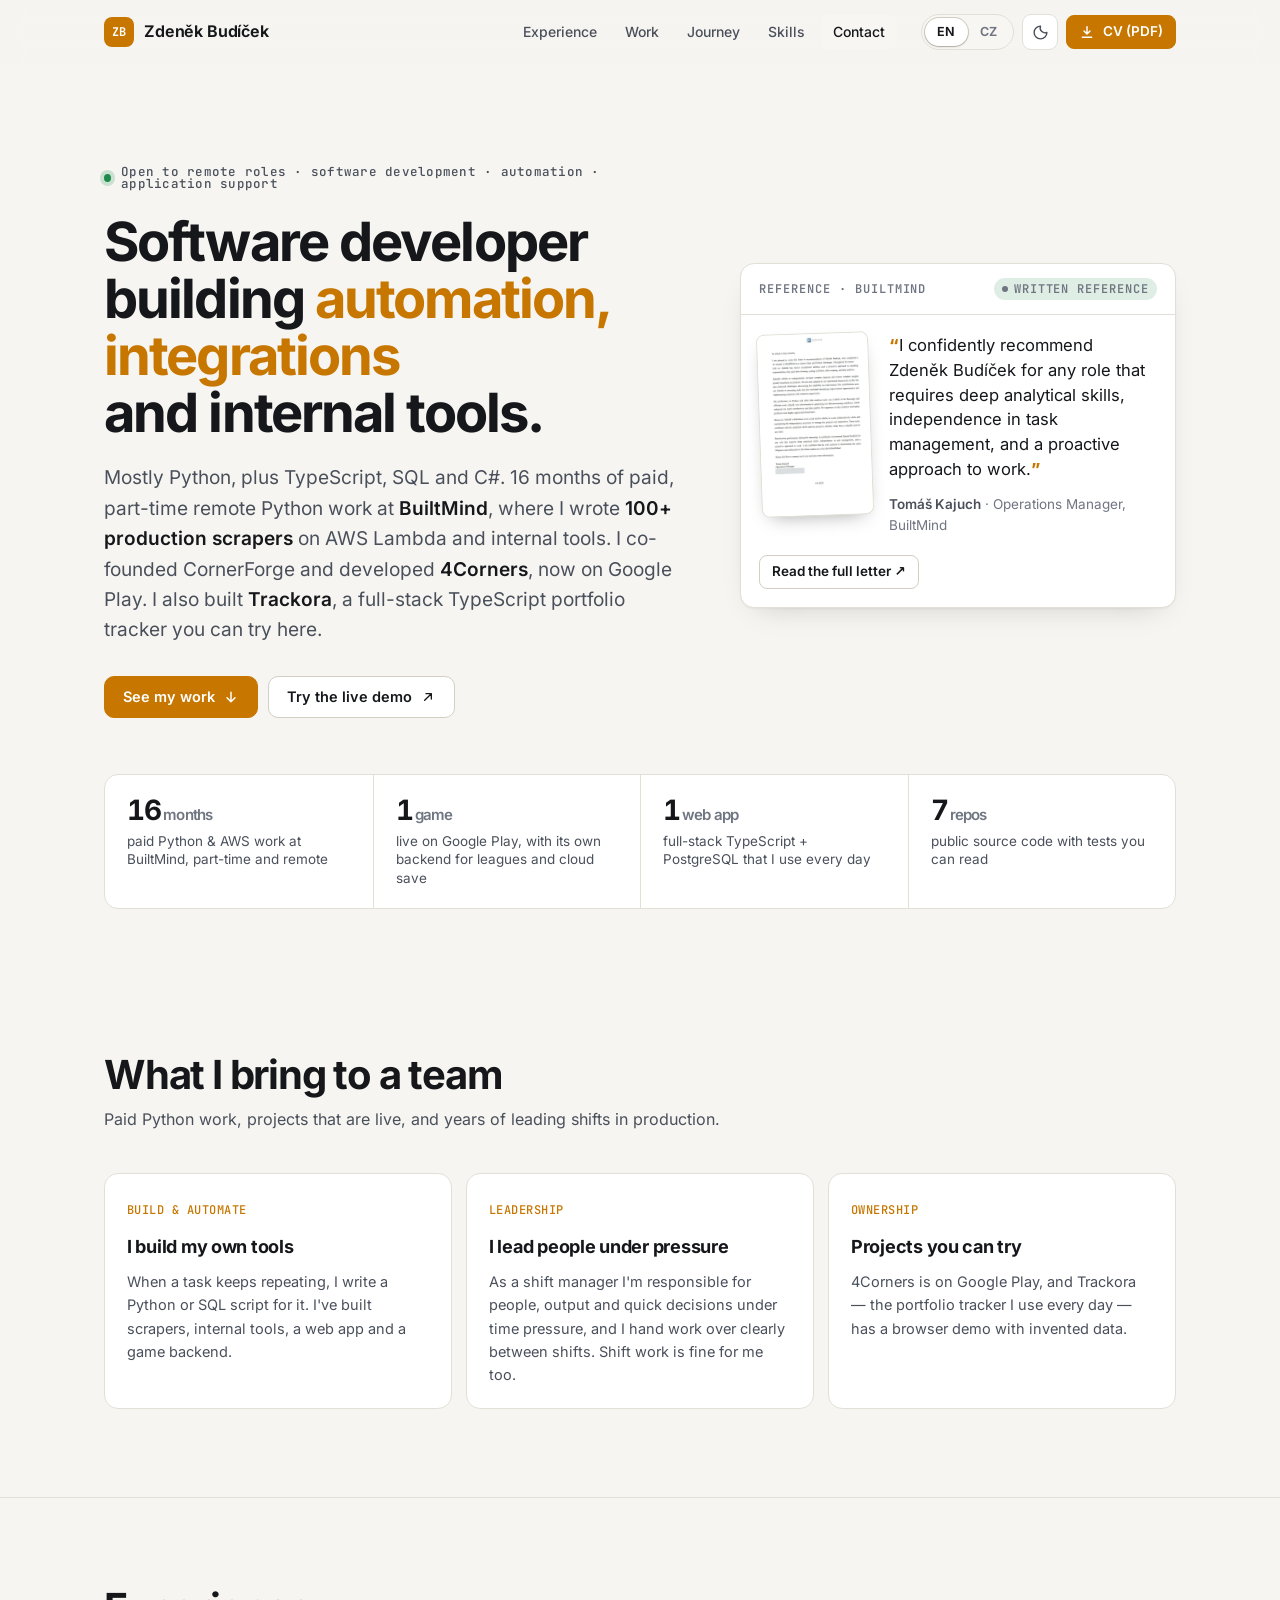
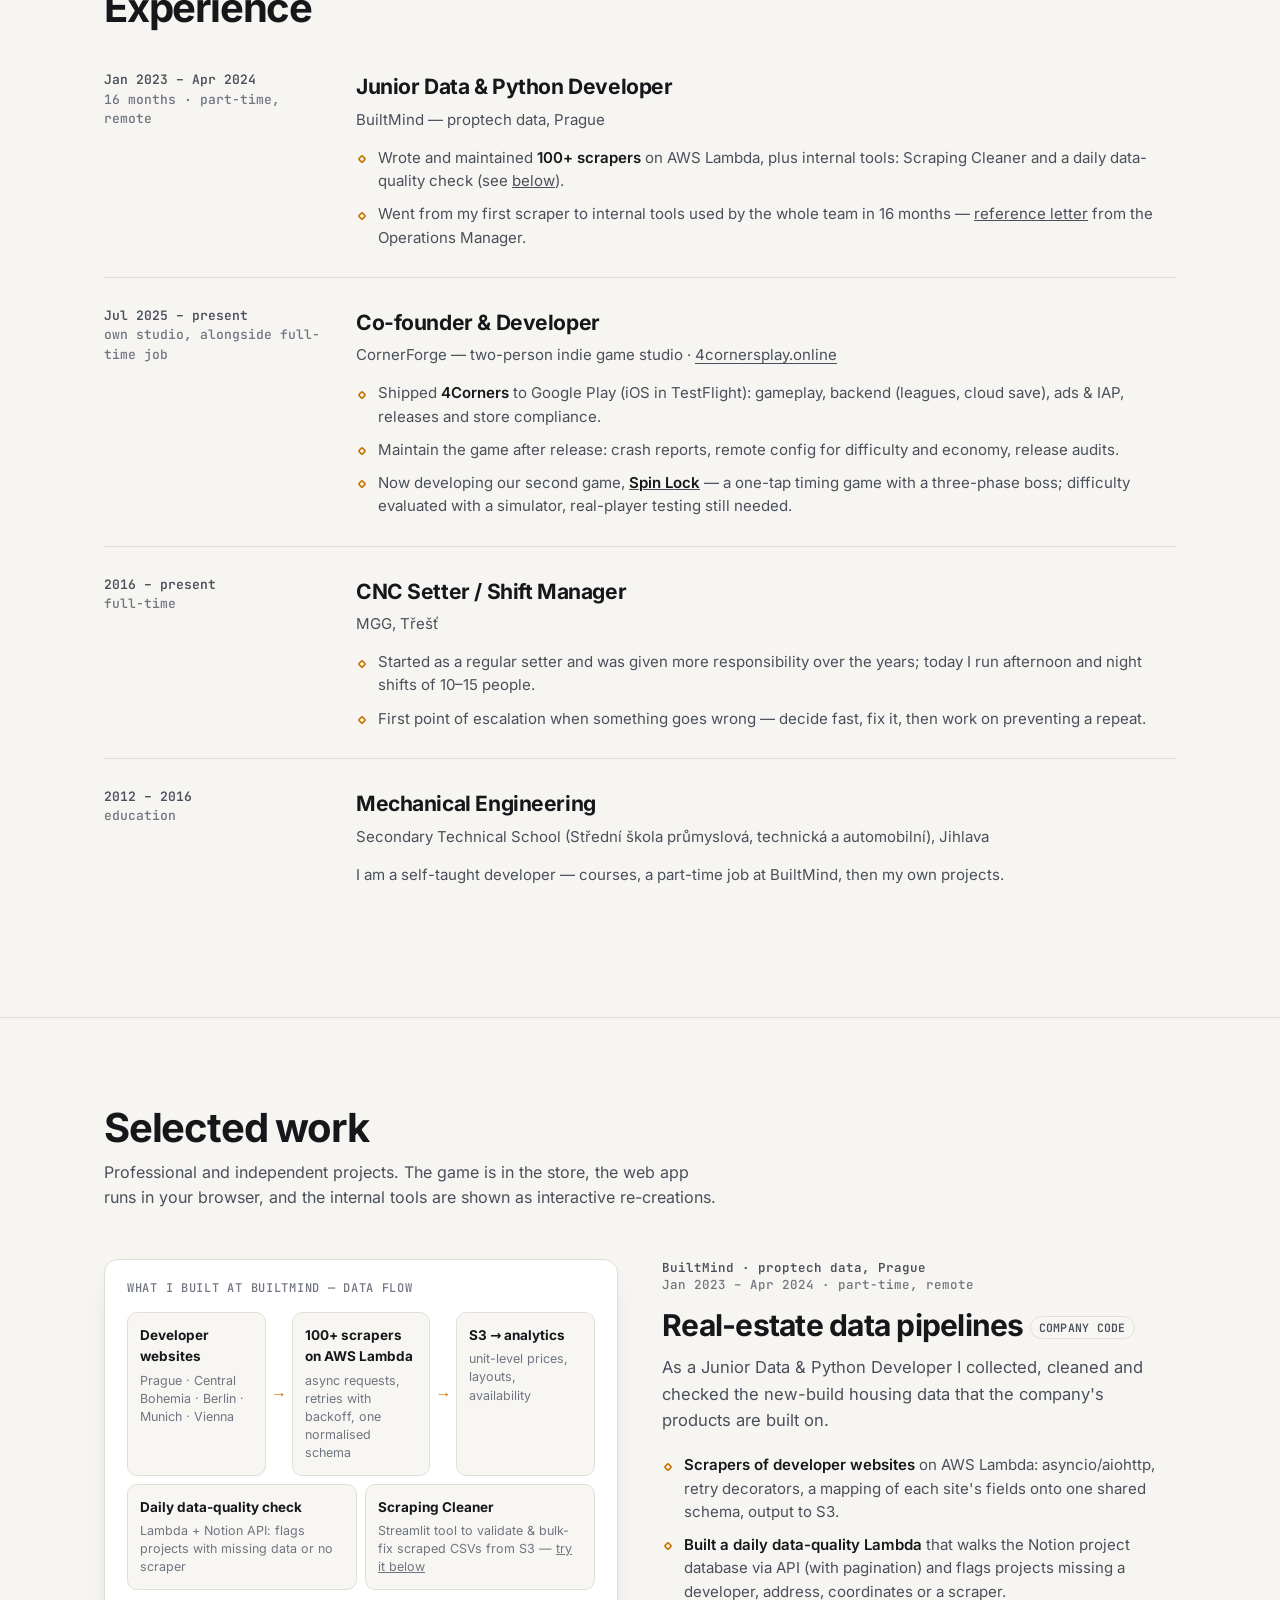
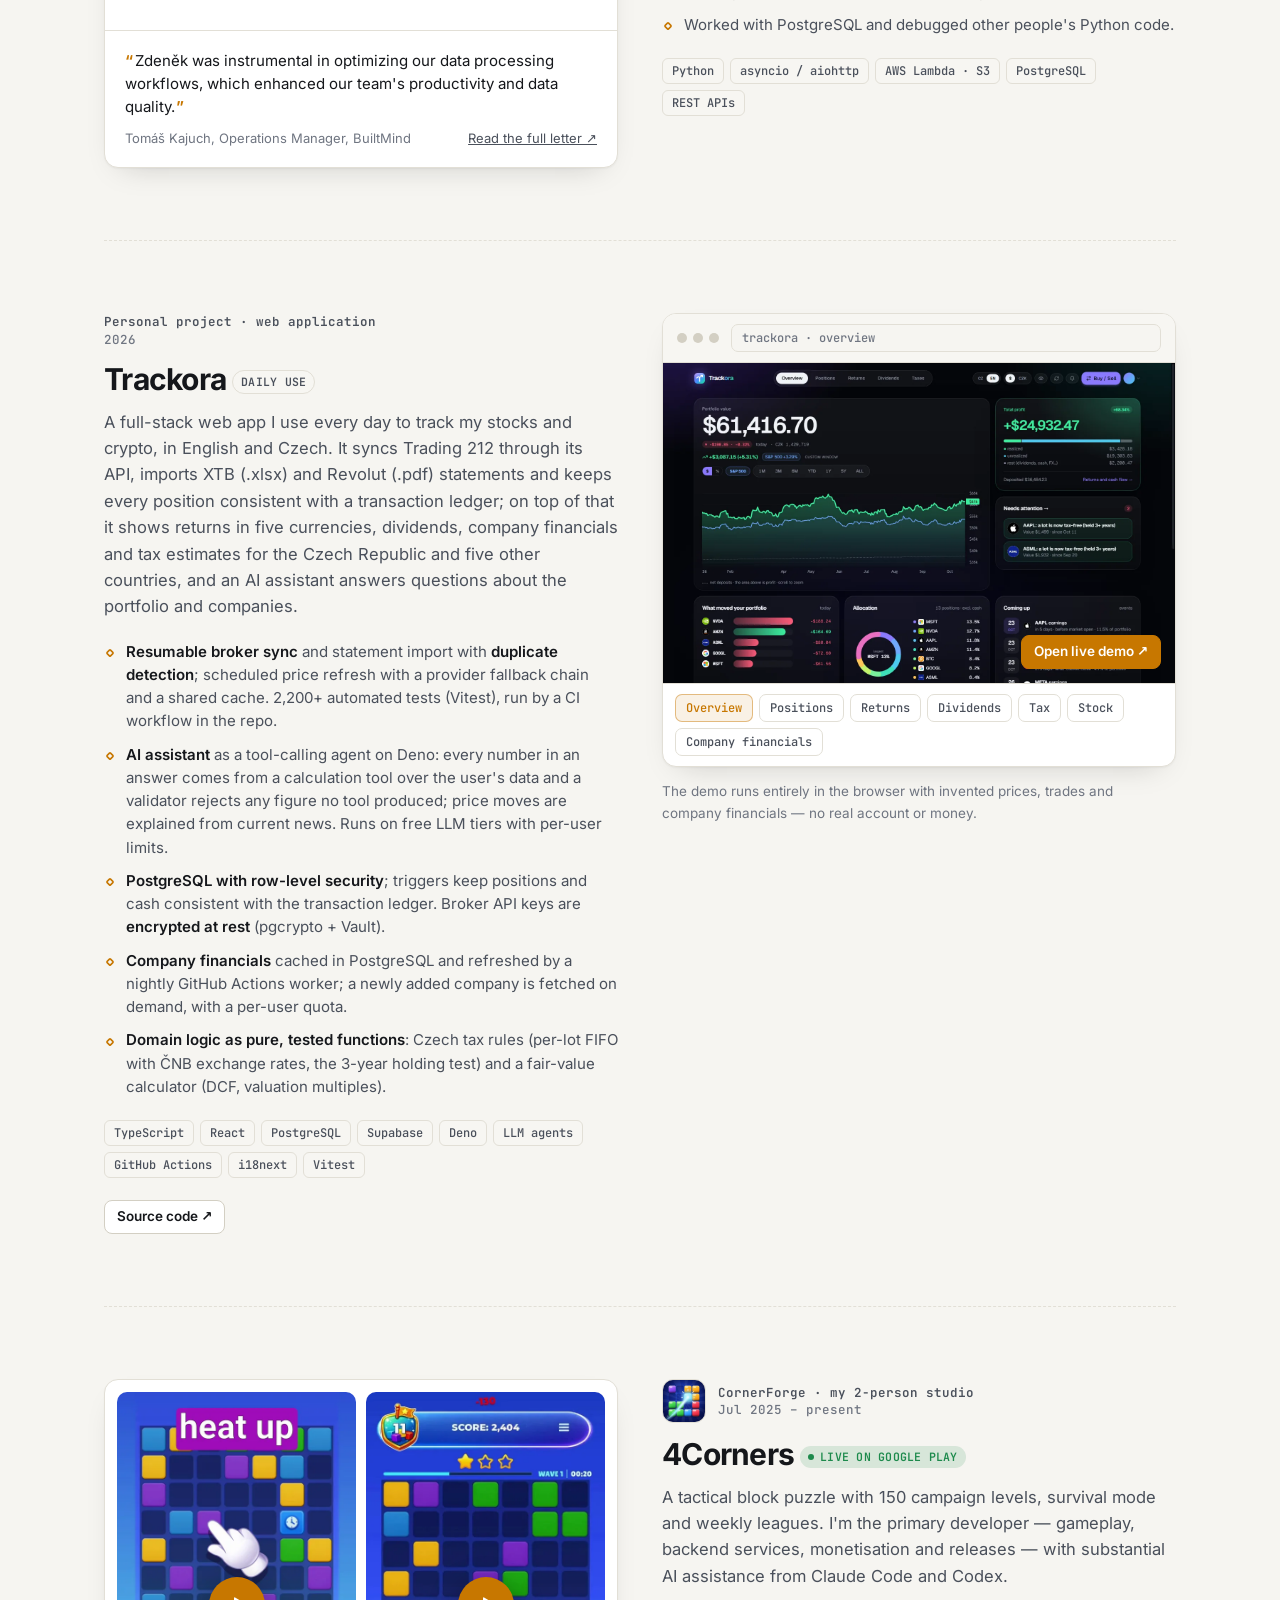
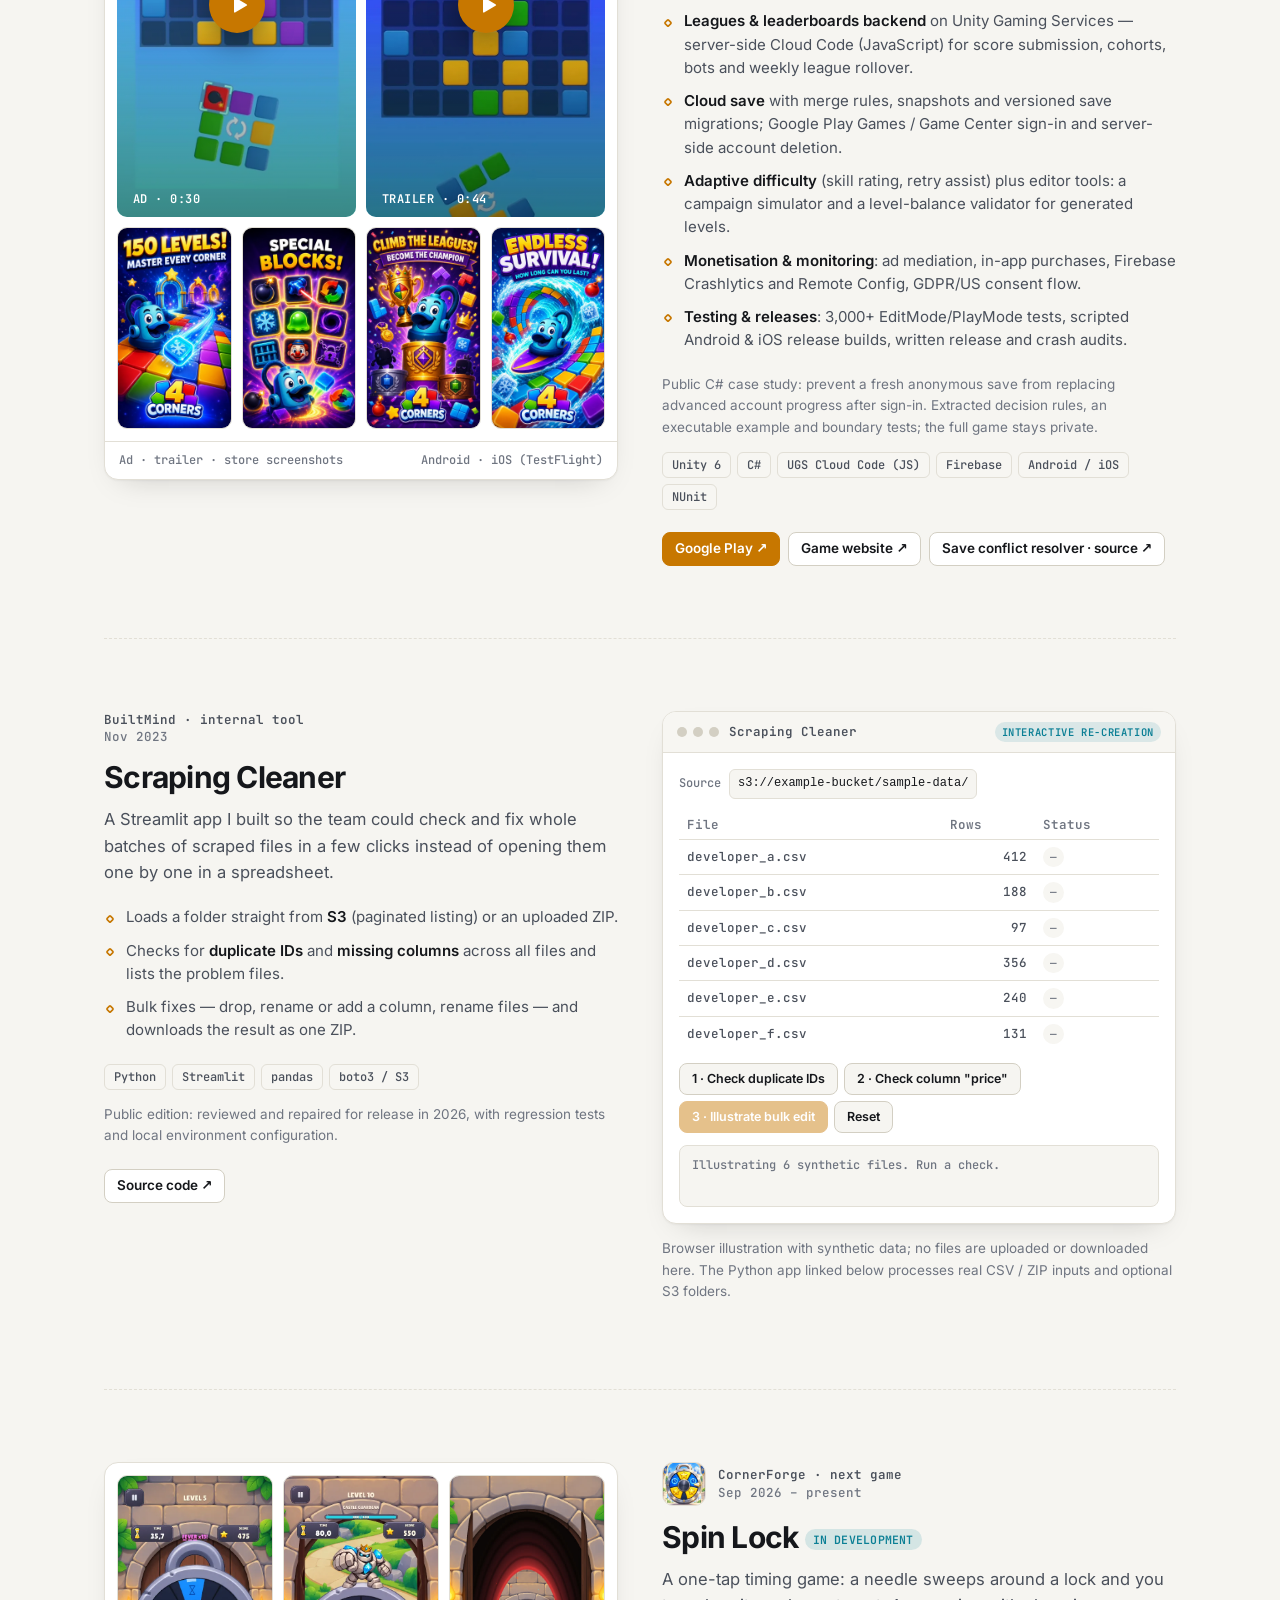
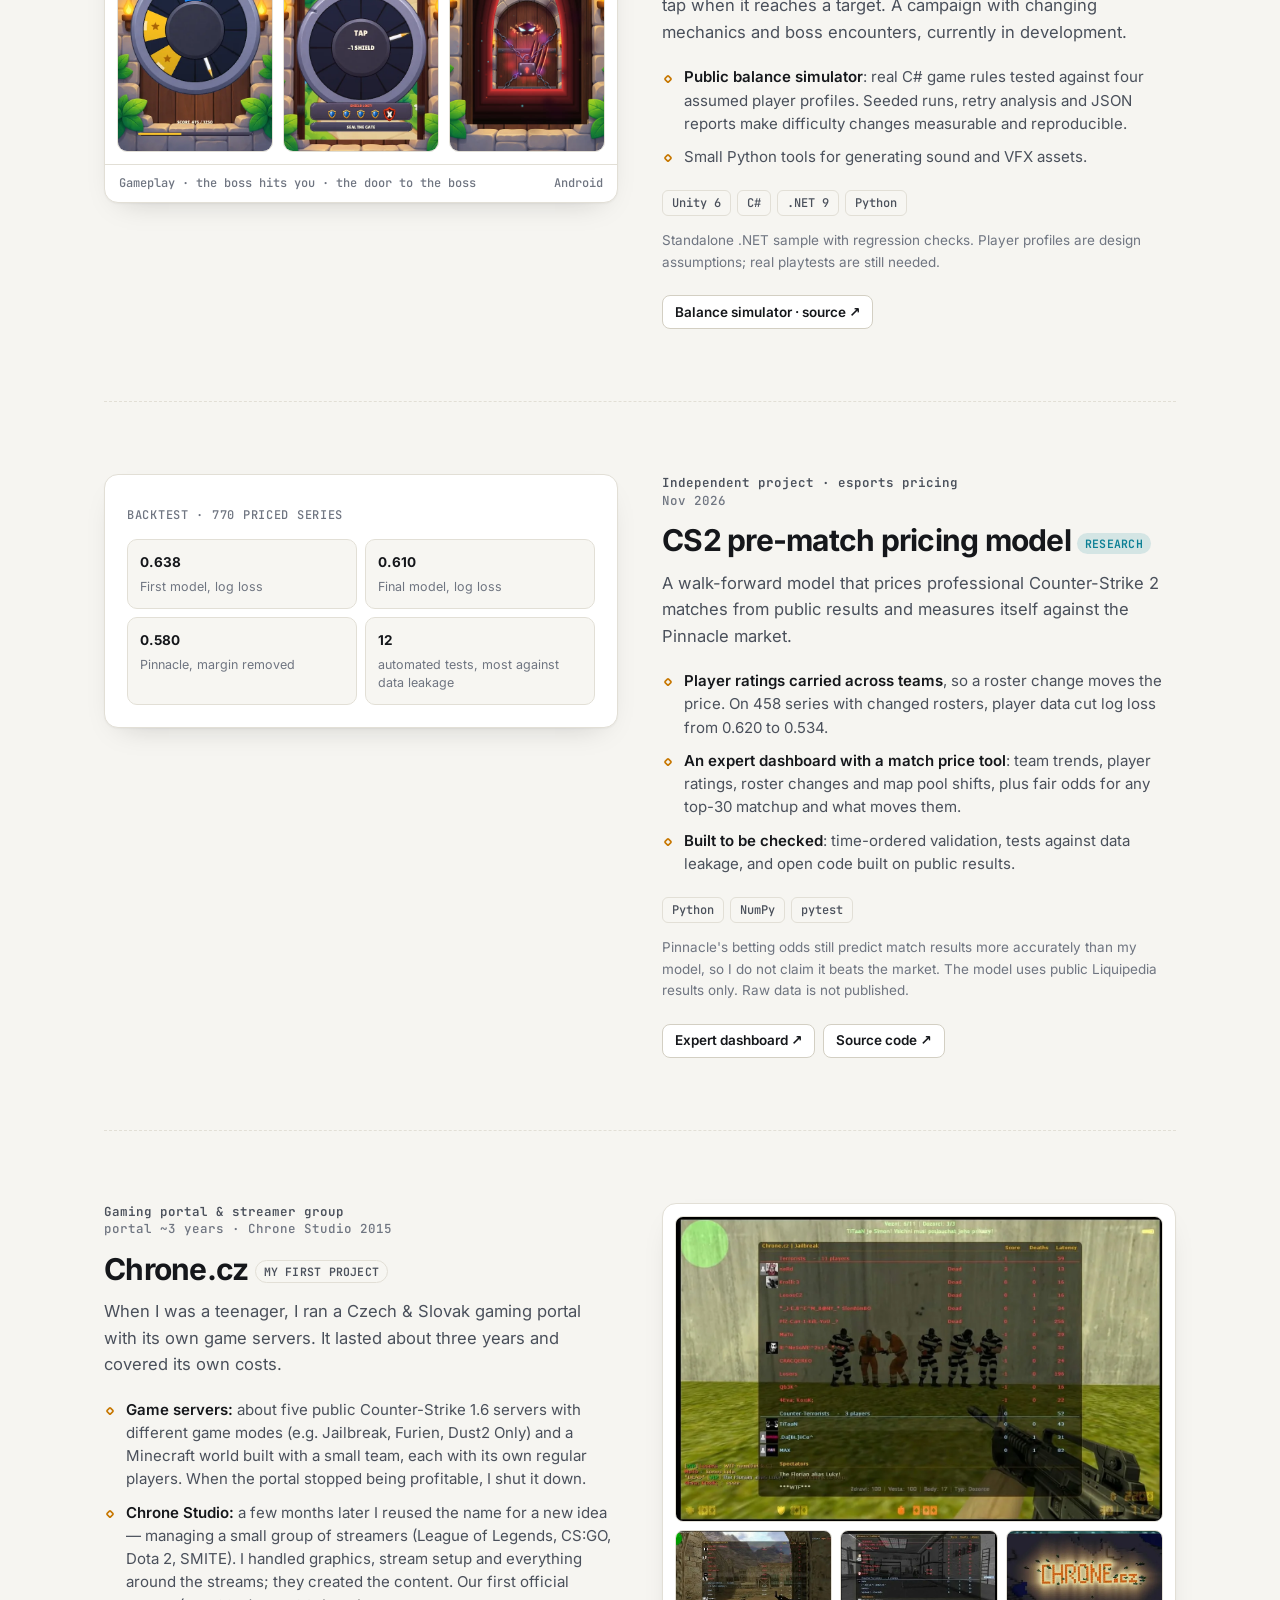
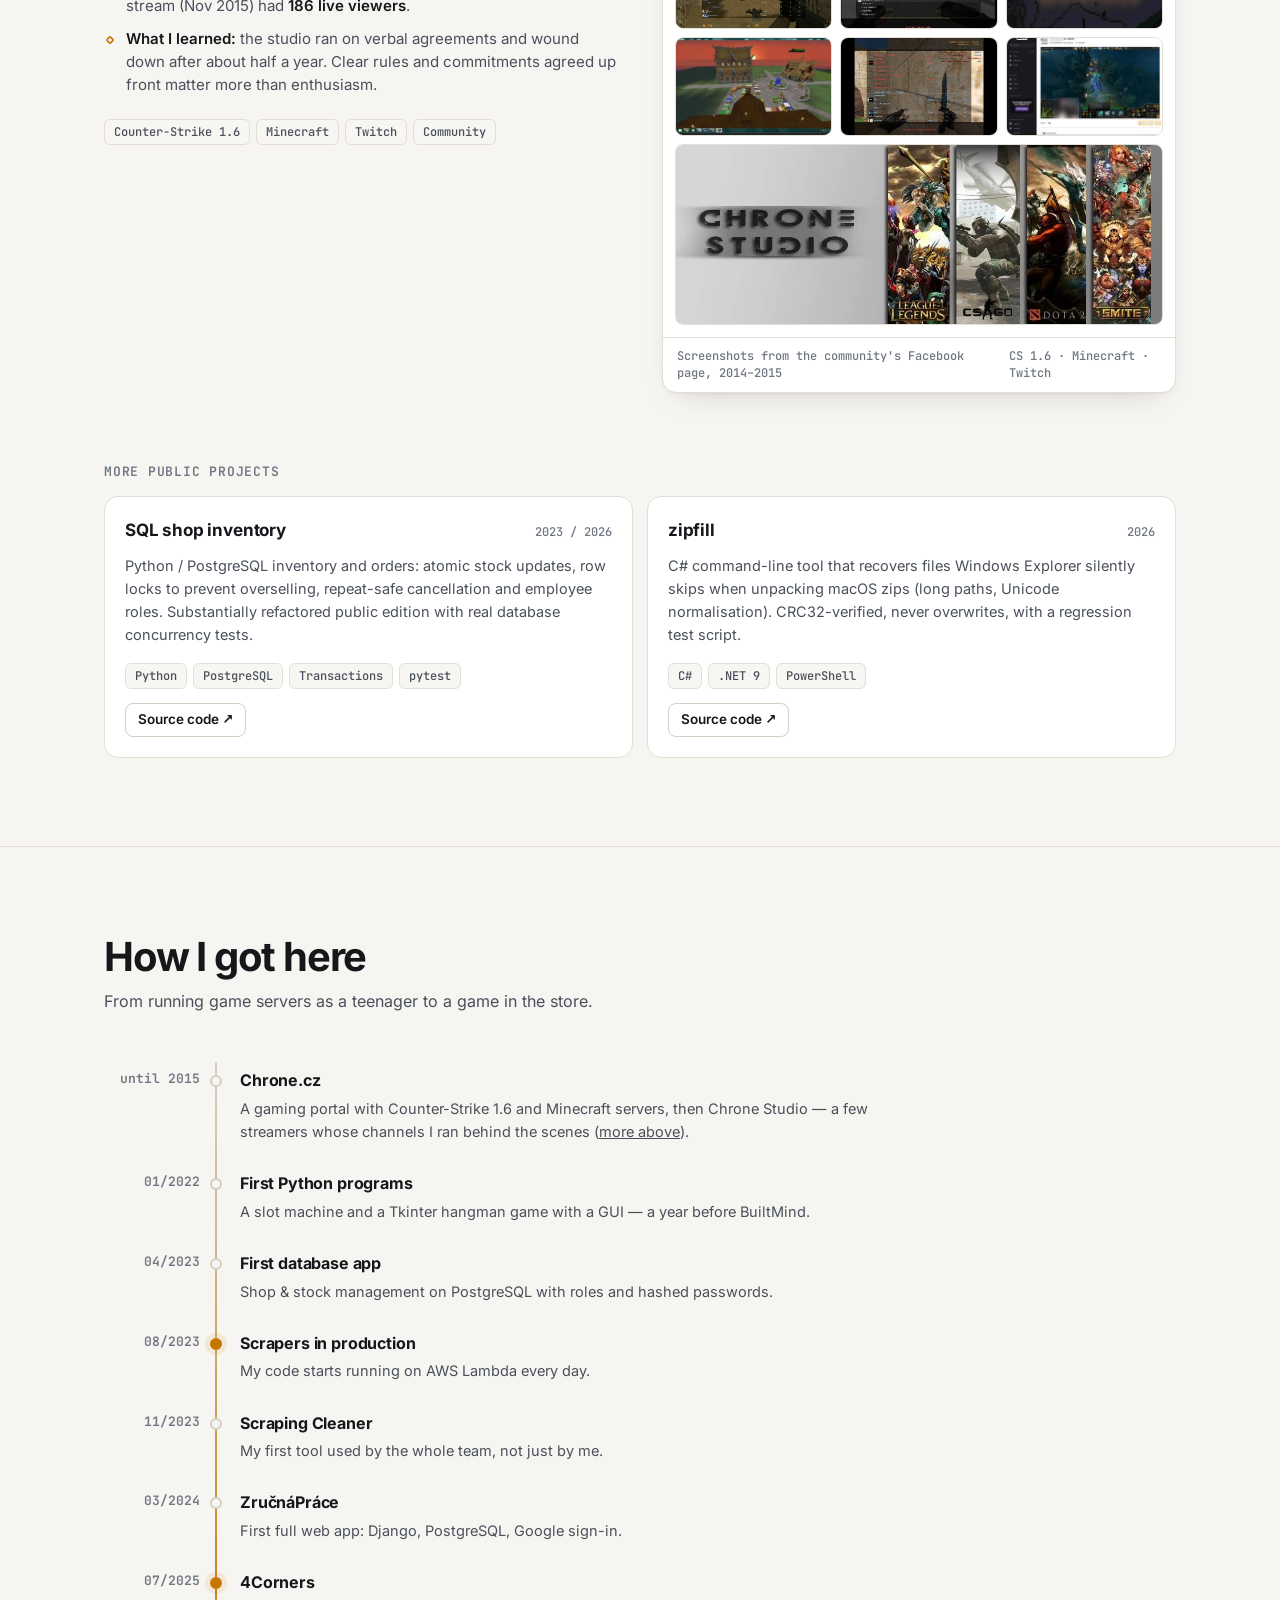
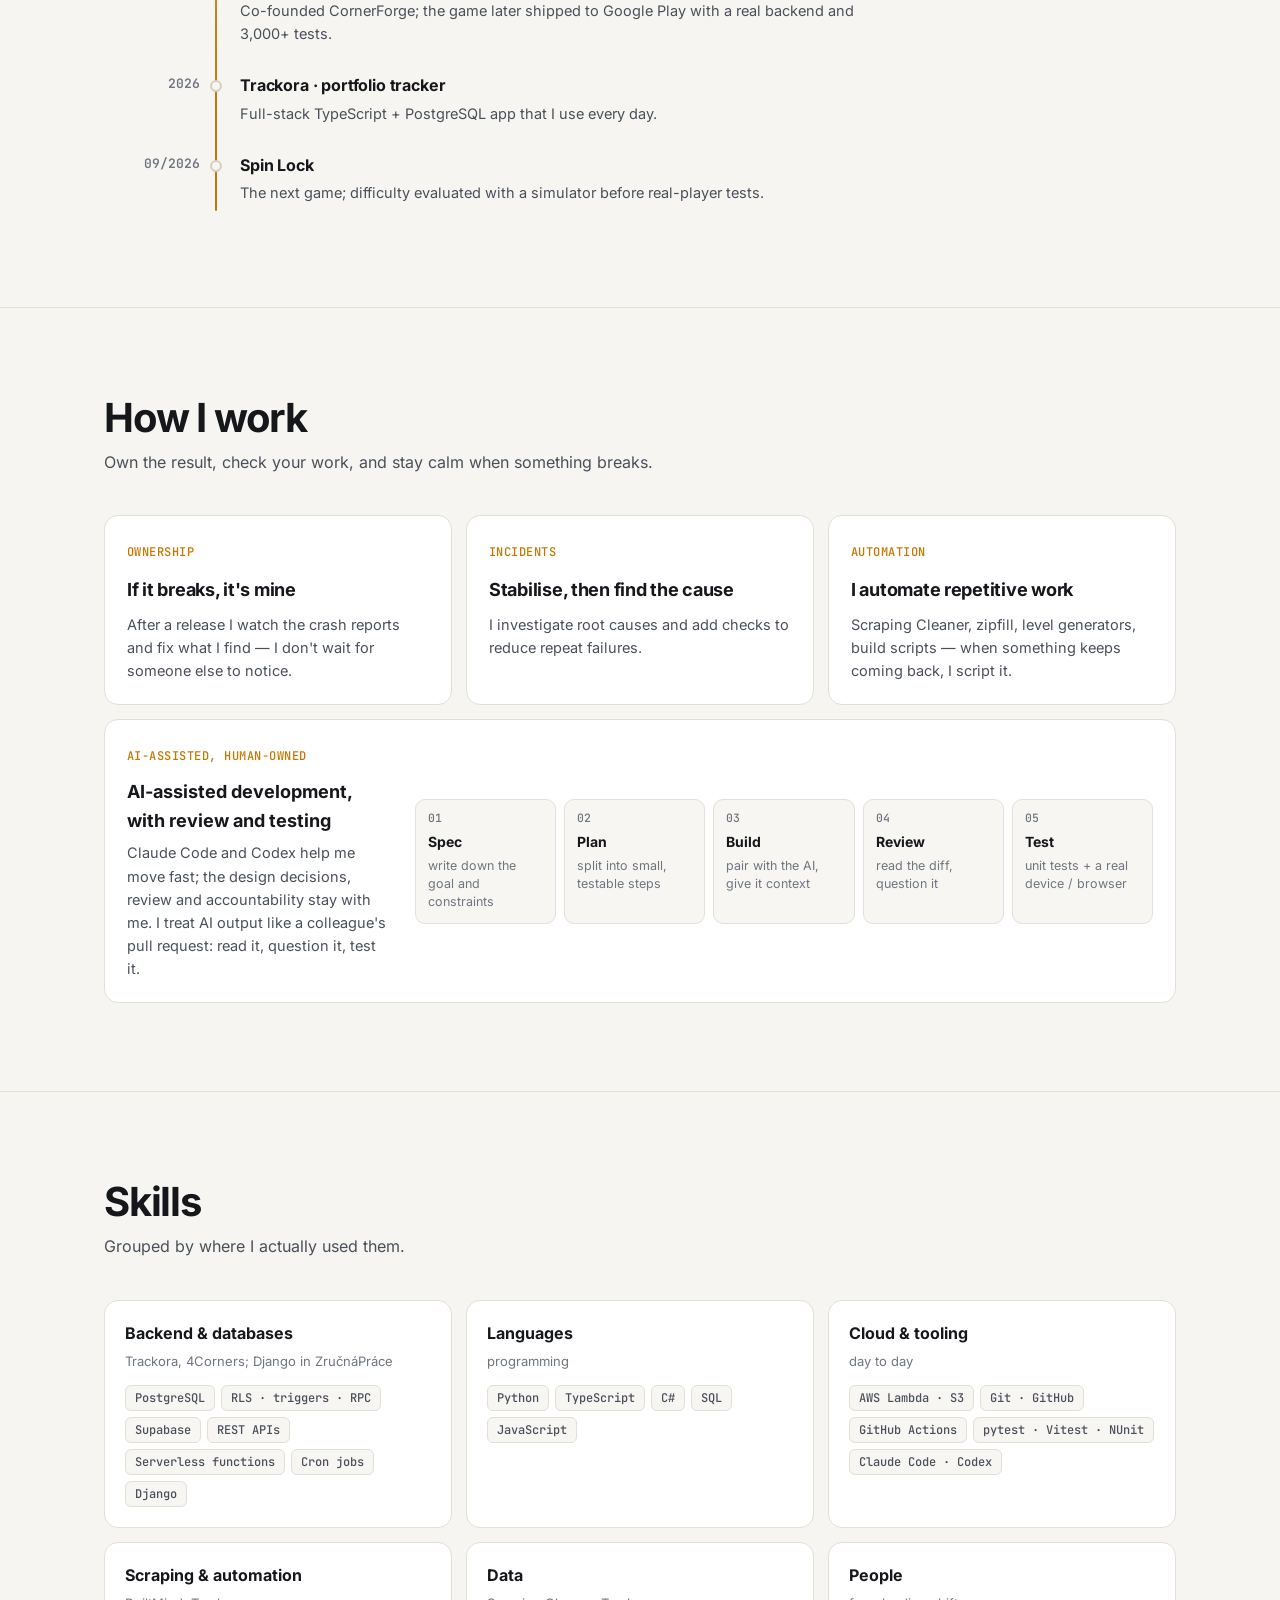
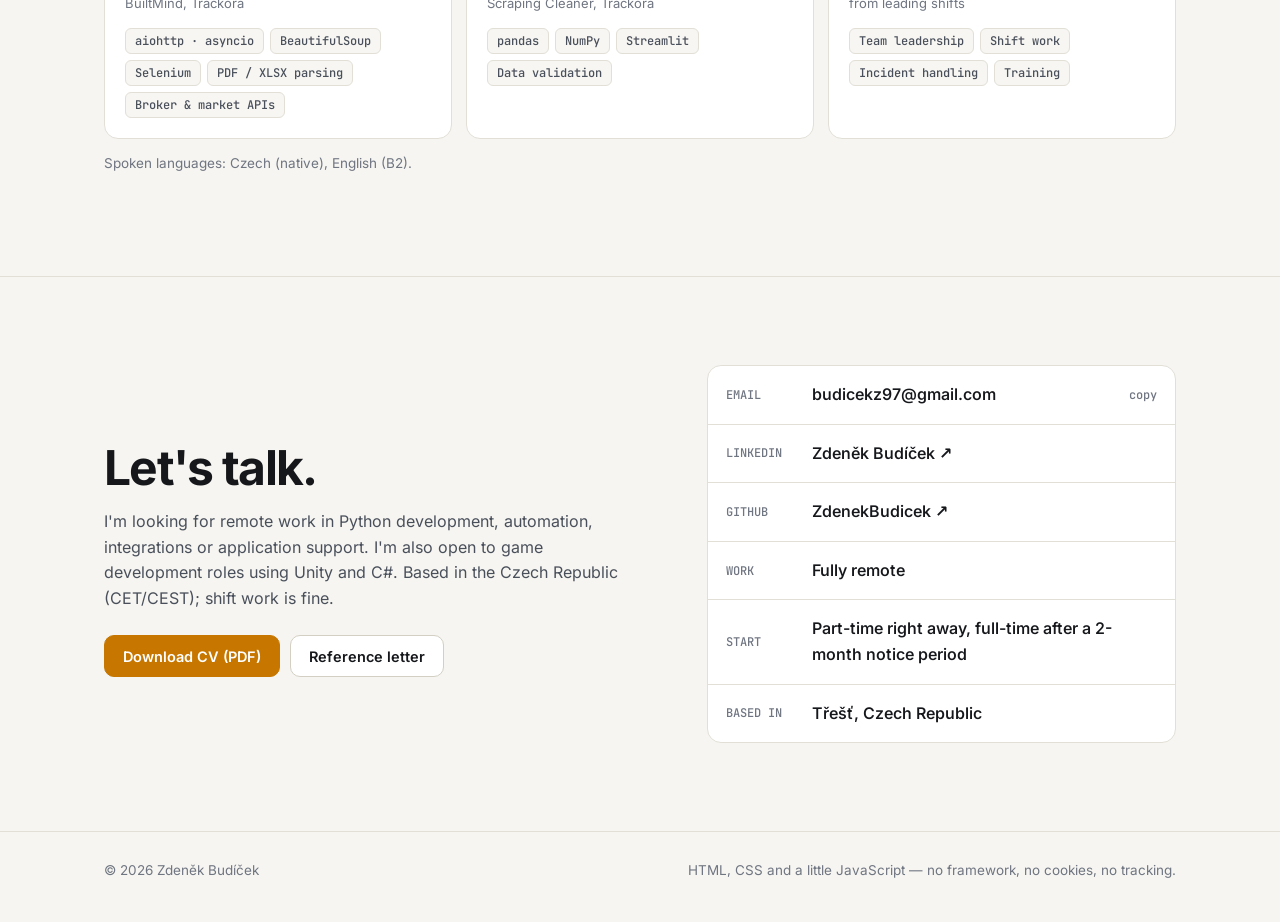
<file: index.html>
<!doctype html>
<html lang="en" class="no-js">
<head>
  <meta charset="utf-8">
  <meta name="viewport" content="width=device-width, initial-scale=1">
  <title>Zdeněk Budíček — Portfolio &amp; CV</title>
  <meta name="description" content="Software developer (Python, TypeScript, SQL, C#): 100+ production scrapers, a mobile game live on Google Play and a full-stack portfolio tracker. Portfolio and CV of Zdeněk Budíček.">
  <meta name="theme-color" content="#0c0e12">
  <meta property="og:type" content="website">
  <meta property="og:title" content="Zdeněk Budíček — Portfolio &amp; CV">
  <meta property="og:description" content="Software developer building automation, integrations and internal tools — 100+ production scrapers, a game on Google Play and a full-stack tracker you can try.">
  <meta property="og:image" content="https://zdenekbudicek.github.io/assets/img/og-2026-10-19.png">
  <meta property="og:url" content="https://zdenekbudicek.github.io/">
  <meta name="twitter:card" content="summary_large_image">
  <link rel="icon" href="data:image/svg+xml,%3Csvg xmlns='http://www.w3.org/2000/svg' viewBox='0 0 32 32'%3E%3Crect width='32' height='32' rx='8' fill='%23ffb020'/%3E%3Ctext x='16' y='21' text-anchor='middle' font-family='monospace' font-weight='700' font-size='13' fill='%231a1204'%3EZB%3C/text%3E%3C/svg%3E">
  <link rel="preload" href="assets/fonts/inter-var-latin.woff2" as="font" type="font/woff2" crossorigin>
  <link rel="stylesheet" href="assets/css/site.css?v=20261128122629">
  <script>
    document.documentElement.classList.remove('no-js');
    try { const t = localStorage.getItem('theme'); if (t) document.documentElement.dataset.theme = t; } catch (e) {}
  </script>
</head>
<body>
<a class="skip" href="#main" data-i18n="skip">Skip to content</a>

<header class="site-header" id="top">
  <nav class="wrap nav" aria-label="Main">
    <a class="brand" href="#top"><span class="brand-mark">ZB</span><span>Zdeněk Budíček</span></a>
    <ul class="nav-links">
      <li><a href="#experience" data-i18n="nav.exp">Experience</a></li>
      <li><a href="#work" data-i18n="nav.work">Work</a></li>
      <li><a href="#growth" data-i18n="nav.growth">Journey</a></li>
      <li><a href="#skills" data-i18n="nav.skills">Skills</a></li>
      <li><a href="#contact" data-i18n="nav.contact">Contact</a></li>
    </ul>
    <div class="nav-actions">
      <div class="lang-switch" role="group" aria-label="Language" data-active="en">
        <button type="button" data-lang="en" aria-pressed="true">EN</button>
        <button type="button" data-lang="cs" aria-pressed="false">CZ</button>
      </div>
      <button class="icon-btn" id="theme-toggle" type="button" aria-label="Toggle colour theme">
        <svg viewBox="0 0 24 24" fill="none" stroke="currentColor" stroke-width="2" stroke-linecap="round" stroke-linejoin="round" aria-hidden="true"><path d="M12 3a9 9 0 1 0 9 9 7 7 0 0 1-9-9Z"/></svg>
      </button>
      <a class="btn btn-primary btn-sm" href="files/Zdenek-Budicek-CV.pdf" download aria-label="Download CV (PDF)">
        <svg viewBox="0 0 24 24" fill="none" stroke="currentColor" stroke-width="2.2" stroke-linecap="round" stroke-linejoin="round" aria-hidden="true"><path d="M12 4v11m0 0 4.5-4.5M12 15l-4.5-4.5M5 20h14"/></svg>
        <span>CV (PDF)</span>
      </a>
    </div>
  </nav>
</header>

<main id="main">

  <!-- ===================== HERO ===================== -->
  <section class="hero">
    <div class="wrap">
      <div class="hero-grid">
        <div>
          <p class="eyebrow"><span class="status-dot" aria-hidden="true"></span><span data-i18n="hero.eyebrow">Open to remote roles · software development · automation · application support</span></p>
          <h1 data-i18n="hero.h1">Software developer building <em>automation, integrations</em> and internal&nbsp;tools.</h1>
          <p class="lede" data-i18n="hero.lede">Mostly Python, plus TypeScript, SQL and&nbsp;C#. 16 months of paid, part-time remote Python work at <strong>BuiltMind</strong>, where I wrote <strong>100+ production scrapers</strong> on AWS Lambda and internal tools. I co-founded CornerForge and developed <strong>4Corners</strong>, now on Google Play. I also built <strong>Trackora</strong>, a full-stack TypeScript portfolio tracker you can try here.</p>
          <div class="hero-cta">
            <a class="btn btn-primary" href="#work"><span data-i18n="hero.cta1">See my work</span>
              <svg viewBox="0 0 24 24" fill="none" stroke="currentColor" stroke-width="2.2" stroke-linecap="round" stroke-linejoin="round" aria-hidden="true"><path d="M12 5v14m0 0 6-6m-6 6-6-6"/></svg>
            </a>
            <a class="btn" href="demo/portfolio-tracker/?lang=en" data-demo target="_blank" rel="noopener"><span data-i18n="hero.cta2">Try the live demo</span>
              <svg viewBox="0 0 24 24" fill="none" stroke="currentColor" stroke-width="2" stroke-linecap="round" stroke-linejoin="round" aria-hidden="true"><path d="M7 17 17 7M9 7h8v8"/></svg>
            </a>
          </div>
        </div>

        <aside class="ref-card reveal" id="reference" aria-labelledby="ref-title">
          <div class="ref-head"><span id="ref-title" data-i18n="ref.head">Reference · BuiltMind</span><span class="pill pill-live" data-i18n="ref.pill">WRITTEN REFERENCE</span></div>
          <div class="ref-body" data-gallery="letter">
            <button class="ref-thumb" type="button" aria-label="Open the reference letter">
              <img src="assets/img/misc/letter-page.webp" data-full="files/recommendation-builtmind.jpg" alt="Reference letter from BuiltMind" width="240" height="394">
            </button>
            <div>
              <p class="ref-quote">I confidently recommend Zdeněk Budíček for any role that requires deep analytical skills, independence in task management, and a proactive approach to work.</p>
              <p class="ref-who"><strong>Tomáš Kajuch</strong> · <span data-i18n="ref.role">Operations Manager, BuiltMind</span></p>
            </div>
          </div>
          <div class="ref-actions">
            <a class="btn btn-sm" href="files/recommendation-builtmind.jpg" target="_blank" rel="noopener" data-i18n="ref.read">Read the full letter ↗</a>
          </div>
        </aside>
      </div>

      <div class="stats reveal" role="list">
        <div class="stat" role="listitem"><div class="stat-num">16<small data-i18n="stat.1u">months</small></div><div class="stat-label" data-i18n="stat.1">paid Python &amp; AWS work at BuiltMind, part-time and remote</div></div>
        <div class="stat" role="listitem"><div class="stat-num">1<small data-i18n="stat.2u">game</small></div><div class="stat-label" data-i18n="stat.2">live on Google Play, with its own backend for leagues and cloud save</div></div>
        <div class="stat" role="listitem"><div class="stat-num">1<small data-i18n="stat.3u">web app</small></div><div class="stat-label" data-i18n="stat.3">full-stack TypeScript + PostgreSQL that I use every day</div></div>
        <div class="stat" role="listitem"><div class="stat-num">7<small data-i18n="stat.4u">repos</small></div><div class="stat-label" data-i18n="stat.4">public source code with tests you can read</div></div>
      </div>
    </div>
  </section>

  <!-- ===================== WHAT I BRING ===================== -->
  <section class="section" id="fit">
    <div class="wrap">
      <div class="section-head">
        <h2 data-i18n="fit.h">What I bring to a team</h2>
        <p data-i18n="fit.p">Paid Python work, projects that are live, and years of leading shifts in production.</p>
      </div>
      <div class="cards">
        <article class="card reveal">
          <span class="card-k" data-i18n="fit.1k">BUILD &amp; AUTOMATE</span>
          <h3 data-i18n="fit.1h">I build my own tools</h3>
          <p data-i18n="fit.1">When a task keeps repeating, I write a Python or SQL script for it. I've built scrapers, internal tools, a web app and a game backend.</p>
        </article>
        <article class="card reveal">
          <span class="card-k" data-i18n="fit.2k">LEADERSHIP</span>
          <h3 data-i18n="fit.2h">I lead people under pressure</h3>
          <p data-i18n="fit.2">As a shift manager I'm responsible for people, output and quick decisions under time pressure, and I hand work over clearly between shifts. Shift work is fine for me too.</p>
        </article>
        <article class="card reveal">
          <span class="card-k" data-i18n="fit.3k">OWNERSHIP</span>
          <h3 data-i18n="fit.3h">Projects you can try</h3>
          <p data-i18n="fit.3">4Corners is on Google Play, and Trackora — the portfolio tracker I use every day — has a browser demo with invented data.</p>
        </article>
      </div>
    </div>
  </section>

  <!-- ===================== EXPERIENCE ===================== -->
  <section class="section" id="experience">
    <div class="wrap">
      <div class="section-head">
        <h2 data-i18n="exp.h">Experience</h2>
      </div>
      <div class="timeline">
        <article class="job reveal">
          <div class="job-when"><strong data-i18n="exp.bm.when">Jan 2023 – Apr 2024</strong><span data-i18n="exp.bm.type">16 months · part-time, remote</span></div>
          <div>
            <h3 data-i18n="exp.bm.title">Junior Data &amp; Python Developer</h3>
            <p class="job-org" data-i18n="exp.bm.org">BuiltMind — proptech data, Prague</p>
            <ul class="bullets">
              <li data-i18n="exp.bm.b1">Wrote and maintained <strong>100+ scrapers</strong> on AWS Lambda, plus internal tools: Scraping Cleaner and a daily data-quality check (see <a href="#builtmind">below</a>).</li>
              <li data-i18n="exp.bm.b2">Went from my first scraper to internal tools used by the whole team in 16 months — <a href="#reference">reference letter</a> from the Operations Manager.</li>
            </ul>
          </div>
        </article>
        <article class="job reveal">
          <div class="job-when"><strong data-i18n="exp.cf.when">Jul 2025 – present</strong><span data-i18n="exp.cf.type">own studio, alongside full-time job</span></div>
          <div>
            <h3 data-i18n="exp.cf.title">Co-founder &amp; Developer</h3>
            <p class="job-org"><span data-i18n="exp.cf.org">CornerForge — two-person indie game studio</span> · <a href="https://4cornersplay.online/" target="_blank" rel="noopener">4cornersplay.online</a></p>
            <ul class="bullets">
              <li data-i18n="exp.cf.b1">Shipped <strong>4Corners</strong> to Google Play (iOS in TestFlight): gameplay, backend (leagues, cloud save), ads &amp; IAP, releases and store compliance.</li>
              <li data-i18n="exp.cf.b2">Maintain the game after release: crash reports, remote config for difficulty and economy, release audits.</li>
              <li data-i18n="exp.cf.b3">Now developing our second game, <a href="#spinlock"><strong>Spin Lock</strong></a> — a one-tap timing game with a three-phase boss; difficulty evaluated with a simulator, real-player testing still needed.</li>
            </ul>
          </div>
        </article>
        <article class="job reveal">
          <div class="job-when"><strong data-i18n="exp.cnc.when">2016 – present</strong><span data-i18n="exp.cnc.type">full-time</span></div>
          <div>
            <h3 data-i18n="exp.cnc.title">CNC Setter / Shift Manager</h3>
            <p class="job-org" data-i18n="exp.cnc.org">MGG, Třešť</p>
            <ul class="bullets">
              <li data-i18n="exp.cnc.b1">Started as a regular setter and was given more responsibility over the years; today I run afternoon and night shifts of 10–15 people.</li>
              <li data-i18n="exp.cnc.b2">First point of escalation when something goes wrong — decide fast, fix it, then work on preventing a repeat.</li>
            </ul>
          </div>
        </article>
        <article class="job reveal">
          <div class="job-when"><strong>2012 – 2016</strong><span data-i18n="exp.edu.type">education</span></div>
          <div>
            <h3 data-i18n="exp.edu.title">Mechanical Engineering</h3>
            <p class="job-org" data-i18n="exp.edu.org">Secondary Technical School (Střední škola průmyslová, technická a automobilní), Jihlava</p>
            <p class="job-summary" data-i18n="exp.edu.note">I am a self-taught developer — courses, a part-time job at BuiltMind, then my own projects.</p>
          </div>
        </article>
      </div>
    </div>
  </section>

  <!-- ===================== WORK ===================== -->
  <section class="section" id="work">
    <div class="wrap">
      <div class="section-head">
        <h2 data-i18n="work.h">Selected work</h2>
        <p data-i18n="work.p">Professional and independent projects. The game is in the store, the web app runs in your browser, and the internal tools are shown as interactive re-creations.</p>
      </div>

      <!-- BuiltMind scrapers -->
      <article class="project reveal" id="builtmind">
        <div class="project-media">
          <div class="media-frame">
            <div class="pipeline">
              <div class="pipeline-title" data-i18n="bm.flow">What I built at BuiltMind — data flow</div>
              <div class="pipe">
                <div class="pipe-node"><b data-i18n="bm.n1">Developer websites</b><span data-i18n="bm.n1s">Prague · Central Bohemia · Berlin · Munich · Vienna</span></div>
                <div class="pipe-arrow" aria-hidden="true">→</div>
                <div class="pipe-node"><b data-i18n="bm.n2">100+ scrapers on AWS Lambda</b><span data-i18n="bm.n2s">async requests, retries with backoff, one normalised schema</span></div>
                <div class="pipe-arrow" aria-hidden="true">→</div>
                <div class="pipe-node"><b data-i18n="bm.n3">S3 → analytics</b><span data-i18n="bm.n3s">unit-level prices, layouts, availability</span></div>
              </div>
              <div class="pipe-sub">
                <div class="pipe-node"><b data-i18n="bm.n4">Daily data-quality check</b><span data-i18n="bm.n4s">Lambda + Notion API: flags projects with missing data or no scraper</span></div>
                <div class="pipe-node"><b>Scraping Cleaner</b><span data-i18n="bm.n5s">Streamlit tool to validate &amp; bulk-fix scraped CSVs from S3 — <a href="#cleaner">try it below</a></span></div>
              </div>
            </div>
            <blockquote class="quote">
              <p>Zdeněk was instrumental in optimizing our data processing workflows, which enhanced our team's productivity and data quality.</p>
              <footer><span>Tomáš Kajuch, <span data-i18n="ref.role">Operations Manager, BuiltMind</span></span><a href="files/recommendation-builtmind.jpg" target="_blank" rel="noopener" data-i18n="ref.read">Read the full letter ↗</a></footer>
            </blockquote>
          </div>
        </div>
        <div class="project-body">
          <div class="project-meta"><div class="project-meta-text"><strong data-i18n="bm.meta">BuiltMind · proptech data, Prague</strong><span data-i18n="bm.meta2">Jan 2023 – Apr 2024 · part-time, remote</span></div></div>
          <h3><span data-i18n="bm.h">Real-estate data pipelines</span> <span class="pill pill-private" data-i18n="bm.pill">COMPANY CODE</span></h3>
          <p class="project-lead" data-i18n="bm.lead">As a Junior Data &amp; Python Developer I collected, cleaned and checked the new-build housing data that the company's products are built on.</p>
          <ul class="bullets">
            <li data-i18n="bm.b1"><strong>Scrapers of developer websites</strong> on AWS Lambda: asyncio/aiohttp, retry decorators, a mapping of each site's fields onto one shared schema, output to S3.</li>
            <li data-i18n="bm.b2"><strong>Built a daily data-quality Lambda</strong> that walks the Notion project database via API (with pagination) and flags projects missing a developer, address, coordinates or a scraper.</li>
            <li data-i18n="bm.b3">Worked with PostgreSQL and debugged other people's Python code.</li>
          </ul>
          <ul class="tag-list" aria-label="Tech used">
            <li class="tag">Python</li><li class="tag">asyncio / aiohttp</li><li class="tag">AWS Lambda · S3</li><li class="tag">PostgreSQL</li><li class="tag">REST APIs</li>
          </ul>
        </div>
      </article>

      <!-- Portfolio Tracker -->
      <article class="project flip reveal" id="tracker">
        <div class="project-media">
          <div class="browser" data-shots>
            <div class="browser-bar"><div class="dots" aria-hidden="true"><i></i><i></i><i></i></div><div class="url">trackora · <span data-url>overview</span></div></div>
            <div class="browser-body">
              <img data-shot-img src="assets/img/tracker/tracker-overview.webp" alt="Trackora portfolio tracker dashboard with sample data" width="1440" height="900" loading="lazy">
              <a class="btn btn-sm btn-primary overlay-cta" href="demo/portfolio-tracker/?lang=en" data-demo target="_blank" rel="noopener" data-i18n="tr.open">Open live demo ↗</a>
            </div>
            <div class="tabs-strip" role="group" aria-label="Screens">
              <button type="button" aria-pressed="true" data-src="assets/img/tracker/tracker-overview.webp" data-label="overview" data-i18n="tr.t1">Overview</button>
              <button type="button" aria-pressed="false" data-src="assets/img/tracker/tracker-positions.webp" data-label="positions" data-i18n="tr.t2">Positions</button>
              <button type="button" aria-pressed="false" data-src="assets/img/tracker/tracker-returns.webp" data-label="returns" data-i18n="tr.t3">Returns</button>
              <button type="button" aria-pressed="false" data-src="assets/img/tracker/tracker-dividends.webp" data-label="dividends" data-i18n="tr.t6">Dividends</button>
              <button type="button" aria-pressed="false" data-src="assets/img/tracker/tracker-tax.webp" data-label="taxes" data-i18n="tr.t4">Tax</button>
              <button type="button" aria-pressed="false" data-src="assets/img/tracker/tracker-stock.webp" data-label="stock / MSFT" data-i18n="tr.t5">Stock</button>
              <button type="button" aria-pressed="false" data-src="assets/img/tracker/tracker-financials.webp" data-label="stock / MSFT · financials" data-i18n="tr.t7">Company financials</button>
            </div>
          </div>
          <p class="note" data-i18n="tr.note">The demo runs entirely in the browser with invented prices, trades and company financials — no real account or money.</p>
        </div>
        <div class="project-body">
          <div class="project-meta"><div class="project-meta-text"><strong data-i18n="tr.meta">Personal project · web application</strong>2026</div></div>
          <h3>Trackora <span class="pill pill-private" data-i18n="tr.pill">DAILY USE</span></h3>
          <p class="project-lead" data-i18n="tr.lead">A full-stack web app I use every day to track my stocks and crypto, in English and Czech. It syncs Trading&nbsp;212 through its API, imports XTB (.xlsx) and Revolut (.pdf) statements and keeps every position consistent with a transaction ledger; on top of that it shows returns in five currencies, dividends, company financials and tax estimates for the Czech Republic and five other countries, and an AI assistant answers questions about the portfolio and companies.</p>
          <ul class="bullets">
            <li data-i18n="tr.b5"><strong>Resumable broker sync</strong> and statement import with <strong>duplicate detection</strong>; scheduled price refresh with a provider fallback chain and a shared cache. 2,200+ automated tests (Vitest), run by a CI workflow in the repo.</li>
            <li data-i18n="tr.b4"><strong>AI assistant</strong> as a tool-calling agent on Deno: every number in an answer comes from a calculation tool over the user's data and a validator rejects any figure no tool produced; price moves are explained from current news. Runs on free LLM tiers with per-user limits.</li>
            <li data-i18n="tr.b1"><strong>PostgreSQL with row-level security</strong>; triggers keep positions and cash consistent with the transaction ledger. Broker API keys are <strong>encrypted at rest</strong> (pgcrypto + Vault).</li>
            <li data-i18n="tr.b3"><strong>Company financials</strong> cached in PostgreSQL and refreshed by a nightly GitHub Actions worker; a newly added company is fetched on demand, with a per-user quota.</li>
            <li data-i18n="tr.b2"><strong>Domain logic as pure, tested functions</strong>: Czech tax rules (per-lot FIFO with ČNB exchange rates, the 3-year holding test) and a fair-value calculator (DCF, valuation multiples).</li>
          </ul>
          <ul class="tag-list" aria-label="Tech used">
            <li class="tag">TypeScript</li><li class="tag">React</li><li class="tag">PostgreSQL</li><li class="tag">Supabase</li><li class="tag">Deno</li><li class="tag">LLM agents</li><li class="tag">GitHub Actions</li><li class="tag">i18next</li><li class="tag">Vitest</li>
          </ul>
          <div class="project-links">
            <a class="btn btn-sm" href="https://github.com/ZdenekBudicek/stock-portfolio-tracker" target="_blank" rel="noopener" data-i18n="src.link">Source code ↗</a>
          </div>
        </div>
      </article>

      <!-- 4Corners -->
      <article class="project reveal" id="fourcorners">
        <div class="project-media">
          <div class="media-frame">
            <div class="fc-media">
              <div class="video-wrap portrait" id="ad">
                <img src="assets/img/4corners/ad-poster.webp" alt="4Corners ad" width="540" height="960" loading="lazy">
                <button class="play" type="button" data-video="assets/video/4corners-ad.mp4" aria-label="Play the 30-second 4Corners ad">
                  <span><svg viewBox="0 0 24 24" fill="currentColor" aria-hidden="true"><path d="M8 5.5v13a1 1 0 0 0 1.5.86l11-6.5a1 1 0 0 0 0-1.72l-11-6.5A1 1 0 0 0 8 5.5Z"/></svg></span>
                  <small data-i18n="fc.v1">AD · 0:30</small>
                </button>
              </div>
              <div class="video-wrap portrait" id="trailer">
                <img src="assets/img/4corners/trailer-poster-v.webp" alt="4Corners trailer" width="540" height="960" loading="lazy">
                <button class="play" type="button" data-video="assets/video/4corners-trailer-hd.mp4" aria-label="Play the 44-second 4Corners trailer">
                  <span><svg viewBox="0 0 24 24" fill="currentColor" aria-hidden="true"><path d="M8 5.5v13a1 1 0 0 0 1.5.86l11-6.5a1 1 0 0 0 0-1.72l-11-6.5A1 1 0 0 0 8 5.5Z"/></svg></span>
                  <small>TRAILER · 0:44</small>
                </button>
              </div>
            </div>
            <div class="shots-row" data-gallery="4corners" aria-label="4Corners screenshots">
              <button type="button"><img src="assets/img/4corners/01_levels_poster.webp" alt="150 campaign levels" loading="lazy" width="540" height="960"></button>
              <button type="button"><img src="assets/img/4corners/04_special_blocks_poster.webp" alt="Special blocks" loading="lazy" width="540" height="960"></button>
              <button type="button"><img src="assets/img/4corners/06_leagues_poster.webp" alt="Weekly leagues" loading="lazy" width="540" height="960"></button>
              <button type="button"><img src="assets/img/4corners/03_survival_poster.webp" alt="Survival mode" loading="lazy" width="540" height="960"></button>
            </div>
            <div class="media-caption"><span data-i18n="fc.cap">Ad · trailer · store screenshots</span><span>Android · iOS (TestFlight)</span></div>
          </div>
        </div>
        <div class="project-body">
          <div class="project-meta">
            <img class="project-icon" src="assets/img/4corners/icon.webp" alt="" width="44" height="44">
            <div class="project-meta-text"><strong data-i18n="fc.meta">CornerForge · my 2-person studio</strong><span data-i18n="d.fc">Jul 2025 – present</span></div>
          </div>
          <h3>4Corners <span class="pill pill-live" data-i18n="fc.pill">LIVE ON GOOGLE PLAY</span></h3>
          <p class="project-lead" data-i18n="fc.lead">A tactical block puzzle with 150 campaign levels, survival mode and weekly leagues. I'm the primary developer — gameplay, backend services, monetisation and releases — with substantial AI assistance from Claude Code and Codex.</p>
          <ul class="bullets">
            <li data-i18n="fc.b1"><strong>Leagues &amp; leaderboards backend</strong> on Unity Gaming Services — server-side Cloud Code (JavaScript) for score submission, cohorts, bots and weekly league rollover.</li>
            <li data-i18n="fc.b2"><strong>Cloud save</strong> with merge rules, snapshots and versioned save migrations; Google Play Games / Game Center sign-in and server-side account deletion.</li>
            <li data-i18n="fc.b3"><strong>Adaptive difficulty</strong> (skill rating, retry assist) plus editor tools: a campaign simulator and a level-balance validator for generated levels.</li>
            <li data-i18n="fc.b4"><strong>Monetisation &amp; monitoring</strong>: ad mediation, in-app purchases, Firebase Crashlytics and Remote Config, GDPR/US consent flow.</li>
            <li data-i18n="fc.b5"><strong>Testing &amp; releases</strong>: 3,000+ EditMode/PlayMode tests, scripted Android &amp; iOS release builds, written release and crash audits.</li>
          </ul>
          <p class="note" data-i18n="fc.sample">Public C# case study: prevent a fresh anonymous save from replacing advanced account progress after sign-in. Extracted decision rules, an executable example and boundary tests; the full game stays private.</p>
          <ul class="tag-list" aria-label="Tech used">
            <li class="tag">Unity 6</li><li class="tag">C#</li><li class="tag">UGS Cloud Code (JS)</li><li class="tag">Firebase</li><li class="tag">Android / iOS</li><li class="tag">NUnit</li>
          </ul>
          <div class="project-links">
            <a class="btn btn-sm btn-primary" href="https://play.google.com/store/apps/details?id=com.Chrone.SquareSpin" target="_blank" rel="noopener">Google Play ↗</a>
            <a class="btn btn-sm" href="https://4cornersplay.online/" target="_blank" rel="noopener" data-i18n="fc.site">Game website ↗</a>
            <a class="btn btn-sm" href="https://github.com/ZdenekBudicek/fourcorners-save-conflicts" target="_blank" rel="noopener" data-i18n="fc.source">Save conflict resolver · source ↗</a>
          </div>
        </div>
      </article>

      <!-- Scraping Cleaner -->
      <article class="project flip reveal" id="cleaner">
        <div class="project-media">
          <div class="sim" id="sim-cleaner">
            <div class="sim-bar"><div class="dots" aria-hidden="true"><i></i><i></i><i></i></div><span class="title">Scraping Cleaner</span><span class="demo-tag" data-i18n="sim.tag">Interactive re-creation</span></div>
            <div class="sim-body">
              <div class="sim-src"><span data-i18n="cl.src">Source</span> <code>s3://example-bucket/sample-data/</code></div>
              <div class="sim-table-wrap">
                <table class="sim-table">
                  <thead><tr><th data-i18n="cl.th1">File</th><th class="num" data-i18n="cl.th2">Rows</th><th data-i18n="cl.th3">Status</th></tr></thead>
                  <tbody data-files></tbody>
                </table>
              </div>
              <div class="sim-actions">
                <button type="button" data-act="dup" data-i18n="cl.a1">1 · Check duplicate IDs</button>
                <button type="button" data-act="col" data-i18n="cl.a2">2 · Check column "price"</button>
                <button type="button" class="primary" data-act="fix" disabled data-i18n="cl.a3">3 · Illustrate bulk edit</button>
                <button type="button" data-act="reset" data-i18n="cl.a4">Reset</button>
              </div>
              <pre class="sim-log" data-log aria-live="polite"></pre>
            </div>
          </div>
          <p class="note" data-i18n="cl.note">Browser illustration with synthetic data; no files are uploaded or downloaded here. The Python app linked below processes real CSV / ZIP inputs and optional S3 folders.</p>
        </div>
        <div class="project-body">
          <div class="project-meta"><div class="project-meta-text"><strong data-i18n="cl.meta">BuiltMind · internal tool</strong><span data-i18n="d.cl">Nov 2023</span></div></div>
          <h3>Scraping Cleaner</h3>
          <p class="project-lead" data-i18n="cl.lead">A Streamlit app I built so the team could check and fix whole batches of scraped files in a few clicks instead of opening them one by one in a spreadsheet.</p>
          <ul class="bullets">
            <li data-i18n="cl.b1">Loads a folder straight from <strong>S3</strong> (paginated listing) or an uploaded ZIP.</li>
            <li data-i18n="cl.b2">Checks for <strong>duplicate IDs</strong> and <strong>missing columns</strong> across all files and lists the problem files.</li>
            <li data-i18n="cl.b3">Bulk fixes — drop, rename or add a column, rename files — and downloads the result as one ZIP.</li>
          </ul>
          <ul class="tag-list"><li class="tag">Python</li><li class="tag">Streamlit</li><li class="tag">pandas</li><li class="tag">boto3 / S3</li></ul>
          <p class="note" data-i18n="cl.release">Public edition: reviewed and repaired for release in 2026, with regression tests and local environment configuration.</p>
          <div class="project-links"><a class="btn btn-sm" href="https://github.com/ZdenekBudicek/scraping-cleaner" target="_blank" rel="noopener" data-i18n="src.link">Source code ↗</a></div>
        </div>
      </article>

<!-- Spin Lock -->
      <article class="project reveal" id="spinlock">
        <div class="project-media">
          <div class="media-frame">
            <div class="trio">
              <img src="assets/img/lockspin/gameplay.webp" alt="Spin Lock gameplay: tap when the needle is over a gold target" width="450" height="800" loading="lazy">
              <img src="assets/img/lockspin/boss-attack.webp" alt="Spin Lock boss fight: the guardian hits you and you lose a shield" width="450" height="800" loading="lazy">
              <video src="assets/video/lockspin-bossdoor.mp4" poster="assets/img/lockspin/bossdoor-poster.jpg" muted loop playsinline preload="none" aria-label="Spin Lock: flying through the sealed door to the boss level"></video>
            </div>
            <div class="media-caption"><span data-i18n="ls.cap">Gameplay · the boss hits you · the door to the boss</span><span>Android</span></div>
          </div>
        </div>
        <div class="project-body">
          <div class="project-meta">
            <img class="project-icon" src="assets/img/lockspin/icon.webp" alt="" width="44" height="44">
            <div class="project-meta-text"><strong data-i18n="ls.meta">CornerForge · next game</strong><span data-i18n="d.ls">Sep 2026 – present</span></div>
          </div>
          <h3>Spin Lock <span class="pill pill-wip" data-i18n="ls.pill">IN DEVELOPMENT</span></h3>
          <p class="project-lead" data-i18n="ls.lead">A one-tap timing game: a needle sweeps around a lock and you tap when it reaches a target. A campaign with changing mechanics and boss encounters, currently in development.</p>
          <ul class="bullets">
            <li data-i18n="ls.b1"><strong>Public balance simulator</strong>: real C# game rules tested against four assumed player profiles. Seeded runs, retry analysis and JSON reports make difficulty changes measurable and reproducible.</li>
            <li data-i18n="ls.b2">Small Python tools for generating sound and VFX assets.</li>
          </ul>
          <ul class="tag-list" aria-label="Tech used"><li class="tag">Unity 6</li><li class="tag">C#</li><li class="tag">.NET 9</li><li class="tag">Python</li></ul>
          <p class="note" data-i18n="ls.sample">Standalone .NET sample with regression checks. Player profiles are design assumptions; real playtests are still needed.</p>
          <div class="project-links"><a class="btn btn-sm" href="https://github.com/ZdenekBudicek/lockspin-balance-simulator" target="_blank" rel="noopener" data-i18n="ls.source">Balance simulator · source ↗</a></div>
        </div>
      </article>

      <!-- CS2 pre-match model -->
      <article class="project reveal" id="cs2">
        <div class="project-media">
          <div class="media-frame">
            <div class="pipeline">
              <p class="pipeline-title" data-i18n="cs2.mt">Backtest · 770 priced series</p>
              <div class="pipe-sub">
                <div class="pipe-node"><b>0.638</b><span data-i18n="cs2.m1">First model, log loss</span></div>
                <div class="pipe-node"><b>0.610</b><span data-i18n="cs2.m2">Final model, log loss</span></div>
                <div class="pipe-node"><b>0.580</b><span data-i18n="cs2.m3">Pinnacle, margin removed</span></div>
                <div class="pipe-node"><b>12</b><span data-i18n="cs2.m4">automated tests, most against data leakage</span></div>
              </div>
            </div>
          </div>
        </div>
        <div class="project-body">
          <div class="project-meta"><div class="project-meta-text"><strong data-i18n="cs2.meta">Independent project · esports pricing</strong><span data-i18n="cs2.date">Nov 2026</span></div></div>
          <h3><span data-i18n="cs2.h">CS2 pre-match pricing model</span> <span class="pill pill-wip" data-i18n="cs2.pill">RESEARCH</span></h3>
          <p class="project-lead" data-i18n="cs2.lead">A walk-forward model that prices professional Counter-Strike 2 matches from public results and measures itself against the Pinnacle market.</p>
          <ul class="bullets">
            <li data-i18n="cs2.b1"><strong>Player ratings carried across teams</strong>, so a roster change moves the price. On 458 series with changed rosters, player data cut log loss from 0.620 to 0.534.</li>
            <li data-i18n="cs2.b2"><strong>An expert dashboard with a match price tool</strong>: team trends, player ratings, roster changes and map pool shifts, plus fair odds for any top-30 matchup and what moves them.</li>
            <li data-i18n="cs2.b3"><strong>Built to be checked</strong>: time-ordered validation, tests against data leakage, and open code built on public results.</li>
          </ul>
          <ul class="tag-list" aria-label="Tech used"><li class="tag">Python</li><li class="tag">NumPy</li><li class="tag">pytest</li></ul>
          <p class="note" data-i18n="cs2.note">Pinnacle's betting odds still predict match results more accurately than my model, so I do not claim it beats the market. The model uses public Liquipedia results only. Raw data is not published.</p>
          <div class="project-links"><a class="btn btn-sm" href="cs2/" target="_blank" rel="noopener" data-i18n="cs2.dash">Expert dashboard ↗</a><a class="btn btn-sm" href="https://github.com/ZdenekBudicek/cs2-prematch-model" target="_blank" rel="noopener" data-i18n="src.link">Source code ↗</a></div>
        </div>
      </article>

      <!-- Chrone.cz -->
      <article class="project flip reveal" id="chrone">
        <div class="project-media">
          <div class="media-frame">
            <div class="land-gallery" data-gallery="chrone" aria-label="Chrone.cz screenshots">
              <button type="button"><img src="assets/img/chrone/jailbreak.webp" alt="Chrone.cz Jailbreak server in Counter-Strike 1.6" loading="lazy" width="1200" height="752"></button>
              <button type="button"><img src="assets/img/chrone/dust2.webp" alt="Chrone.cz Dust2 server" loading="lazy" width="683" height="384"></button>
              <button type="button"><img src="assets/img/chrone/jb-2014.webp" alt="Jailbreak server scoreboard, 2014" loading="lazy" width="517" height="366"></button>
              <button type="button"><img src="assets/img/chrone/mc-logo.webp" alt="Chrone.cz Minecraft server build" loading="lazy" width="682" height="366"></button>
              <button type="button"><img src="assets/img/chrone/mc-market.webp" alt="Minecraft server: shops and market square" loading="lazy" width="689" height="393"></button>
              <button type="button"><img src="assets/img/chrone/furien.webp" alt="Chrone.cz Furien server in Counter-Strike 1.6" loading="lazy" width="1366" height="768"></button>
              <button type="button"><img src="assets/img/chrone/stream-2015.webp" alt="First Chrone Studio stream on Twitch, 16 Nov 2015: 186 live viewers" loading="lazy" width="1250" height="872"></button>
              <button type="button" class="wide"><img src="assets/img/chrone/studio-banner.webp" alt="Chrone Studio banner: League of Legends, CS:GO, Dota 2, SMITE" loading="lazy" width="851" height="314"></button>
            </div>
            <div class="media-caption"><span data-i18n="ch.cap">Screenshots from the community's Facebook page, 2014–2015</span><span>CS 1.6 · Minecraft · Twitch</span></div>
          </div>
        </div>
        <div class="project-body">
          <div class="project-meta"><div class="project-meta-text"><strong data-i18n="ch.meta">Gaming portal &amp; streamer group</strong><span data-i18n="ch.when">portal ~3 years · Chrone Studio 2015</span></div></div>
          <h3>Chrone.cz <span class="pill pill-private" data-i18n="ch.pill">MY FIRST PROJECT</span></h3>
          <p class="project-lead" data-i18n="ch.lead">When I was a teenager, I ran a Czech &amp; Slovak gaming portal with its own game servers. It lasted about three years and covered its own costs.</p>
          <ul class="bullets">
            <li data-i18n="ch.b1"><strong>Game servers:</strong> about five public Counter-Strike 1.6 servers with different game modes (e.g. Jailbreak, Furien, Dust2 Only) and a Minecraft world built with a small team, each with its own regular players. When the portal stopped being profitable, I shut it down.</li>
            <li data-i18n="ch.b2"><strong>Chrone Studio:</strong> a few months later I reused the name for a new idea — managing a small group of streamers (League of Legends, CS:GO, Dota 2, SMITE). I handled graphics, stream setup and everything around the streams; they created the content. Our first official stream (Nov 2015) had <strong>186 live viewers</strong>.</li>
            <li data-i18n="ch.b3"><strong>What I learned:</strong> the studio ran on verbal agreements and wound down after about half a year. Clear rules and commitments agreed up front matter more than enthusiasm.</li>
          </ul>
          <ul class="tag-list"><li class="tag">Counter-Strike 1.6</li><li class="tag">Minecraft</li><li class="tag">Twitch</li><li class="tag" data-i18n="ch.t1">Community</li></ul>
        </div>
      </article>

      <p class="subhead" data-i18n="mini.h">More public projects</p>
      <div class="mini-grid">
        <article class="mini reveal" id="shop-sql">
          <div class="mini-top"><h4 data-i18n="mini.shop.h">SQL shop inventory</h4><span class="mini-year">2023 / 2026</span></div>
          <p data-i18n="mini.shop">Python / PostgreSQL inventory and orders: atomic stock updates, row locks to prevent overselling, repeat-safe cancellation and employee roles. Substantially refactored public edition with real database concurrency tests.</p>
          <ul class="tag-list"><li class="tag">Python</li><li class="tag">PostgreSQL</li><li class="tag">Transactions</li><li class="tag">pytest</li></ul>
          <a class="btn btn-sm" href="https://github.com/ZdenekBudicek/shop-inventory-sql" target="_blank" rel="noopener" data-i18n="src.link">Source code ↗</a>
        </article>
        <article class="mini reveal">
          <div class="mini-top"><h4>zipfill</h4><span class="mini-year">2026</span></div>
          <p data-i18n="mini.zip">C# command-line tool that recovers files Windows Explorer silently skips when unpacking macOS zips (long paths, Unicode normalisation). CRC32-verified, never overwrites, with a regression test script.</p>
          <ul class="tag-list"><li class="tag">C#</li><li class="tag">.NET 9</li><li class="tag">PowerShell</li></ul>
          <a class="btn btn-sm" href="https://github.com/ZdenekBudicek/zipfill" target="_blank" rel="noopener" data-i18n="src.link">Source code ↗</a>
        </article>
</div>
    </div>
  </section>

  <!-- ===================== GROWTH ===================== -->
  <section class="section" id="growth">
    <div class="wrap">
      <div class="section-head">
        <h2 data-i18n="gr.h">How I got here</h2>
        <p data-i18n="gr.p">From running game servers as a teenager to a game in the store.</p>
      </div>
      <ol class="growth">
        <li class="reveal"><time data-i18n="gr.0t">until 2015</time><div><b>Chrone.cz</b><p data-i18n="gr.0">A gaming portal with Counter-Strike 1.6 and Minecraft servers, then Chrone Studio — a few streamers whose channels I ran behind the scenes (<a href="#chrone">more above</a>).</p></div></li>
        <li class="reveal"><time>01/2022</time><div><b data-i18n="gr.1h">First Python programs</b><p data-i18n="gr.1">A slot machine and a Tkinter hangman game with a GUI — a year before BuiltMind.</p></div></li>
        <li class="reveal"><time>04/2023</time><div><b data-i18n="gr.2h">First database app</b><p data-i18n="gr.2">Shop &amp; stock management on PostgreSQL with roles and hashed passwords.</p></div></li>
        <li class="reveal hl"><time>08/2023</time><div><b data-i18n="gr.3h">Scrapers in production</b><p data-i18n="gr.3">My code starts running on AWS Lambda every day.</p></div></li>
        <li class="reveal"><time>11/2023</time><div><b data-i18n="gr.5h">Scraping Cleaner</b><p data-i18n="gr.5">My first tool used by the whole team, not just by me.</p></div></li>
        <li class="reveal"><time>03/2024</time><div><b data-i18n="gr.6h">ZručnáPráce</b><p data-i18n="gr.6">First full web app: Django, PostgreSQL, Google sign-in.</p></div></li>
        <li class="reveal hl"><time>07/2025</time><div><b data-i18n="gr.7h">4Corners</b><p data-i18n="gr.7">Co-founded CornerForge; the game later shipped to Google Play with a real backend and 3,000+ tests.</p></div></li>
        <li class="reveal"><time>2026</time><div><b data-i18n="gr.8h">Trackora · portfolio tracker</b><p data-i18n="gr.8">Full-stack TypeScript + PostgreSQL app that I use every day.</p></div></li>
        <li class="reveal"><time>09/2026</time><div><b data-i18n="gr.9h">Spin Lock</b><p data-i18n="gr.9">The next game; difficulty evaluated with a simulator before real-player tests.</p></div></li>
      </ol>
    </div>
  </section>

  <!-- ===================== HOW I WORK ===================== -->
  <section class="section" id="how">
    <div class="wrap">
      <div class="section-head">
        <h2 data-i18n="how.h">How I work</h2>
        <p data-i18n="how.p">Own the result, check your work, and stay calm when something breaks.</p>
      </div>
      <div class="cards">
        <article class="card reveal">
          <span class="card-k" data-i18n="how.1k">OWNERSHIP</span>
          <h3 data-i18n="how.1h">If it breaks, it's mine</h3>
          <p data-i18n="how.1">After a release I watch the crash reports and fix what I find — I don't wait for someone else to notice.</p>
        </article>
        <article class="card reveal">
          <span class="card-k" data-i18n="how.2k">INCIDENTS</span>
          <h3 data-i18n="how.2h">Stabilise, then find the cause</h3>
          <p data-i18n="how.2">I investigate root causes and add checks to reduce repeat failures.</p>
        </article>
        <article class="card reveal">
          <span class="card-k" data-i18n="how.3k">AUTOMATION</span>
          <h3 data-i18n="how.3h">I automate repetitive work</h3>
          <p data-i18n="how.3">Scraping Cleaner, zipfill, level generators, build scripts — when something keeps coming back, I script it.</p>
        </article>
      </div>
      <div class="workflow reveal">
        <div>
          <span class="card-k" data-i18n="how.aik">AI-ASSISTED, HUMAN-OWNED</span>
          <h3 data-i18n="how.aih">AI-assisted development, with review and testing</h3>
          <p data-i18n="how.ai">Claude Code and Codex help me move fast; the design decisions, review and accountability stay with me. I treat AI output like a colleague's pull request: read it, question it, test it.</p>
        </div>
        <ol class="steps">
          <li><b data-i18n="how.t1">Spec</b><span data-i18n="how.s1">write down the goal and constraints</span></li>
          <li><b data-i18n="how.t2">Plan</b><span data-i18n="how.s2">split into small, testable steps</span></li>
          <li><b data-i18n="how.t3">Build</b><span data-i18n="how.s3">pair with the AI, give it context</span></li>
          <li><b data-i18n="how.t4">Review</b><span data-i18n="how.s4">read the diff, question it</span></li>
          <li><b data-i18n="how.t5">Test</b><span data-i18n="how.s5">unit tests + a real device / browser</span></li>
        </ol>
      </div>
    </div>
  </section>

  <!-- ===================== SKILLS ===================== -->
  <section class="section" id="skills">
    <div class="wrap">
      <div class="section-head">
        <h2 data-i18n="sk.h">Skills</h2>
        <p data-i18n="sk.p">Grouped by where I actually used them.</p>
      </div>
      <div class="skills">
        <div class="skill-group reveal">
          <h3 data-i18n="sk.1h">Backend &amp; databases</h3>
          <p class="where" data-i18n="sk.1w">Trackora, 4Corners; Django in ZručnáPráce</p>
          <ul class="tag-list"><li class="tag">PostgreSQL</li><li class="tag">RLS · triggers · RPC</li><li class="tag">Supabase</li><li class="tag">REST APIs</li><li class="tag" data-i18n="sk.1a">Serverless functions</li><li class="tag">Cron jobs</li><li class="tag">Django</li></ul>
        </div>
        <div class="skill-group reveal">
          <h3 data-i18n="sk.2h">Languages</h3>
          <p class="where" data-i18n="sk.2w">programming</p>
          <ul class="tag-list"><li class="tag">Python</li><li class="tag">TypeScript</li><li class="tag">C#</li><li class="tag">SQL</li><li class="tag">JavaScript</li></ul>
        </div>
        <div class="skill-group reveal">
          <h3 data-i18n="sk.3h">Cloud &amp; tooling</h3>
          <p class="where" data-i18n="sk.3w">day to day</p>
          <ul class="tag-list"><li class="tag">AWS Lambda · S3</li><li class="tag">Git · GitHub</li><li class="tag">GitHub Actions</li><li class="tag">pytest · Vitest · NUnit</li><li class="tag">Claude Code · Codex</li></ul>
        </div>
        <div class="skill-group reveal">
          <h3 data-i18n="sk.4h">Scraping &amp; automation</h3>
          <p class="where">BuiltMind, Trackora</p>
          <ul class="tag-list"><li class="tag">aiohttp · asyncio</li><li class="tag">BeautifulSoup</li><li class="tag">Selenium</li><li class="tag">PDF / XLSX parsing</li><li class="tag" data-i18n="sk.4a">Broker &amp; market APIs</li></ul>
        </div>
        <div class="skill-group reveal">
          <h3 data-i18n="sk.5h">Data</h3>
          <p class="where">Scraping Cleaner, Trackora</p>
          <ul class="tag-list"><li class="tag">pandas</li><li class="tag">NumPy</li><li class="tag">Streamlit</li><li class="tag" data-i18n="sk.5t">Data validation</li></ul>
        </div>
        <div class="skill-group reveal">
          <h3 data-i18n="sk.6h">People</h3>
          <p class="where" data-i18n="sk.6w">from leading shifts</p>
          <ul class="tag-list"><li class="tag" data-i18n="sk.6a">Team leadership</li><li class="tag" data-i18n="sk.6b">Shift work</li><li class="tag" data-i18n="sk.6c">Incident handling</li><li class="tag" data-i18n="sk.6d">Training</li></ul>
        </div>
      </div>
      <p class="note" data-i18n="sk.lang">Spoken languages: Czech (native), English (B2).</p>
    </div>
  </section>

  <!-- ===================== CONTACT ===================== -->
  <section class="section" id="contact">
    <div class="wrap contact">
      <div class="reveal">
        <h2 data-i18n="ct.h">Let's talk.</h2>
        <p data-i18n="ct.p">I'm looking for remote work in Python development, automation, integrations or application support. I'm also open to game development roles using Unity and C#. Based in the Czech Republic (CET/CEST); shift work is fine.</p>
        <div class="hero-cta">
          <a class="btn btn-primary" href="files/Zdenek-Budicek-CV.pdf" download data-i18n="ct.cv">Download CV (PDF)</a>
          <a class="btn" href="files/recommendation-builtmind.jpg" target="_blank" rel="noopener" data-i18n="ct.ref">Reference letter</a>
        </div>
      </div>
      <ul class="contact-list reveal">
        <li><a href="mailto:budicekz97@gmail.com" data-copy="budicekz97@gmail.com"><span class="k">EMAIL</span><span class="v">budicekz97@gmail.com</span><span class="copy" data-i18n="ct.copy">copy</span></a></li>
        <li><a href="https://www.linkedin.com/in/zdenekbudicek/" target="_blank" rel="noopener"><span class="k">LINKEDIN</span><span class="v">Zdeněk Budíček ↗</span></a></li>
        <li><a href="https://github.com/ZdenekBudicek" target="_blank" rel="noopener"><span class="k">GITHUB</span><span class="v">ZdenekBudicek ↗</span></a></li>
        <li><div><span class="k" data-i18n="ct.k1">WORK</span><span class="v" data-i18n="ct.v1">Fully remote</span></div></li>
        <li><div><span class="k" data-i18n="ct.k3">START</span><span class="v" data-i18n="ct.v3">Part-time right away, full-time after a 2-month notice period</span></div></li>
        <li><div><span class="k" data-i18n="ct.k2">BASED IN</span><span class="v" data-i18n="ct.v2">Třešť, Czech Republic</span></div></li>
      </ul>
    </div>
  </section>
</main>

<footer class="site-footer">
  <div class="wrap">
    <span>© 2026 Zdeněk Budíček</span>
    <span data-i18n="foot">HTML, CSS and a little JavaScript — no framework, no cookies, no tracking.</span>
  </div>
</footer>

<div class="lightbox" id="lightbox" role="dialog" aria-modal="true" aria-label="Image viewer">
  <button class="icon-btn" type="button" data-lb="close" aria-label="Close">✕</button>
  <a class="btn btn-sm lb-file" href="files/recommendation-builtmind.jpg" target="_blank" rel="noopener" data-i18n="lb.file">Open file ↗</a>
  <button class="icon-btn lb-nav lb-prev" type="button" data-lb="prev" aria-label="Previous">‹</button>
  <img alt="">
  <button class="icon-btn lb-nav lb-next" type="button" data-lb="next" aria-label="Next">›</button>
</div>
<div class="toast" id="toast" role="status" aria-live="polite"></div>

<script src="assets/js/i18n.js?v=20261128122629" defer></script>
<script src="assets/js/site.js?v=20261128122629" defer></script>
</body>
</html>
</file>
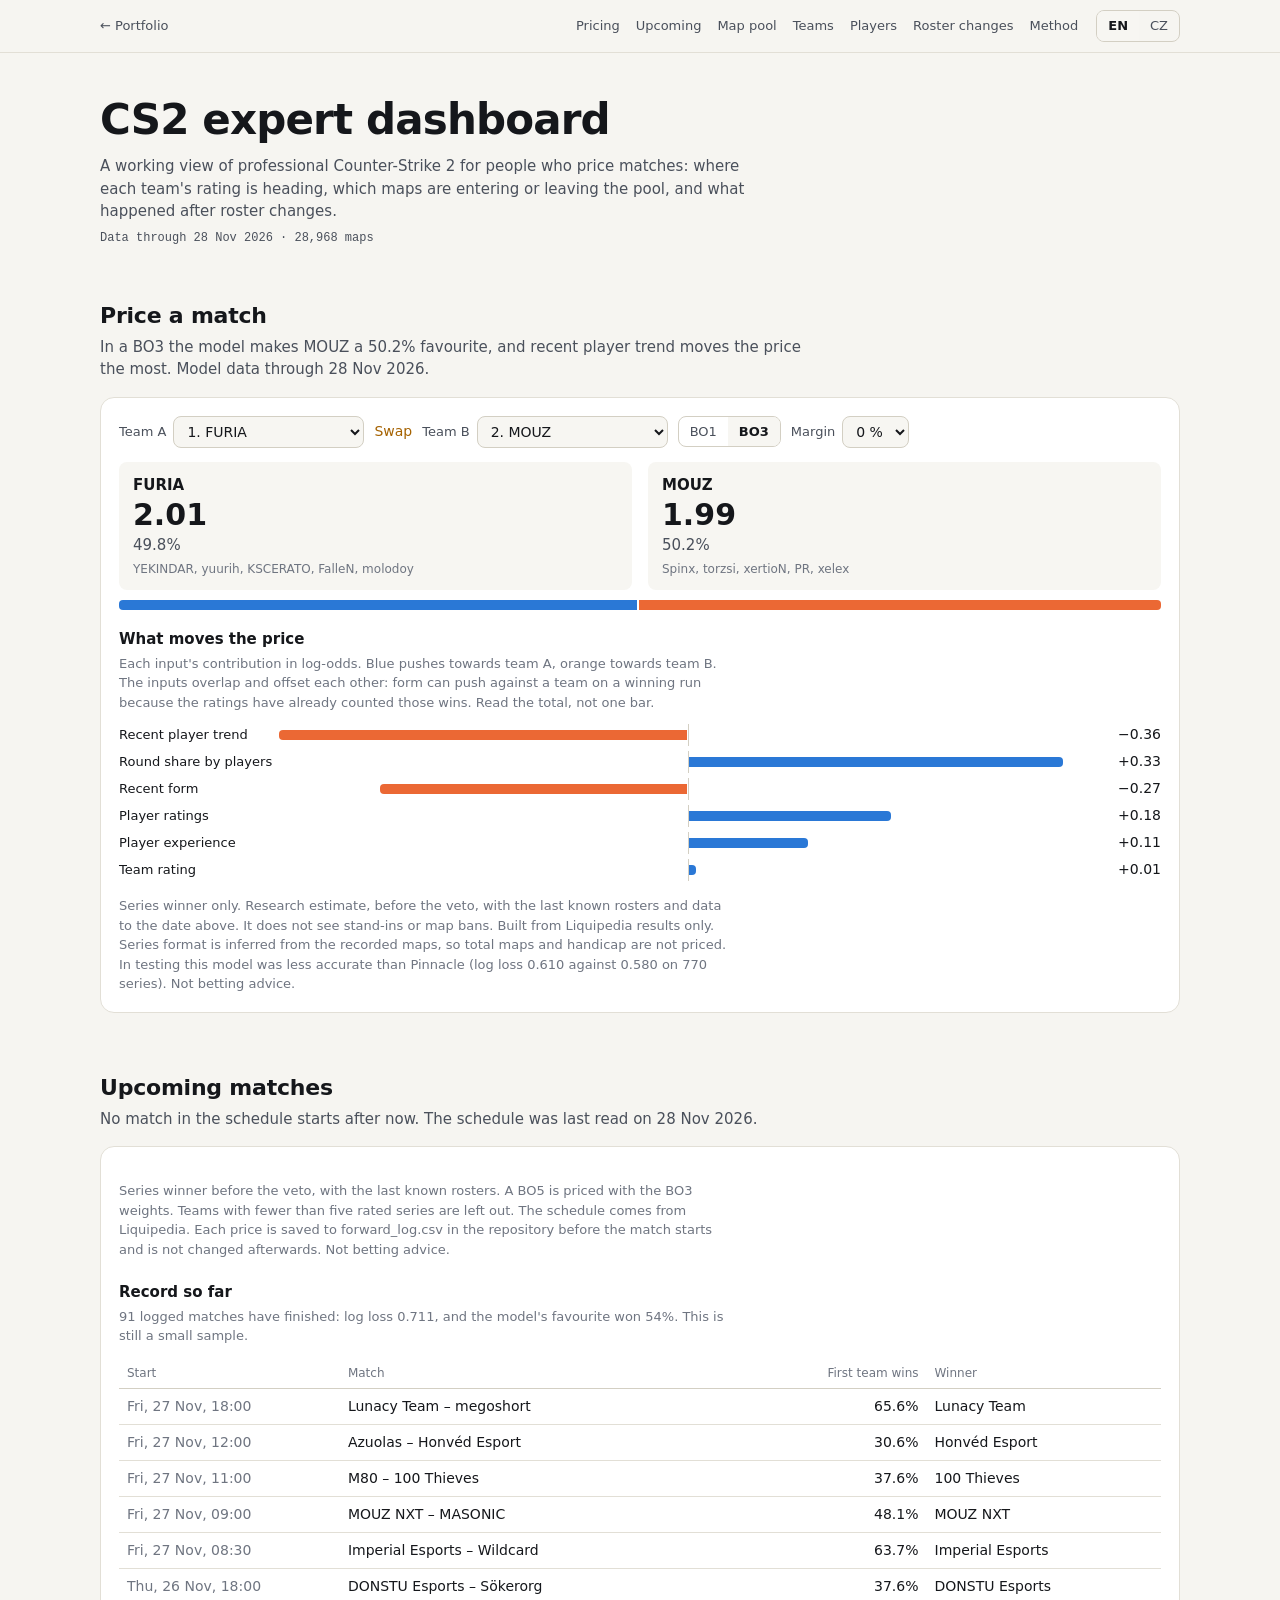
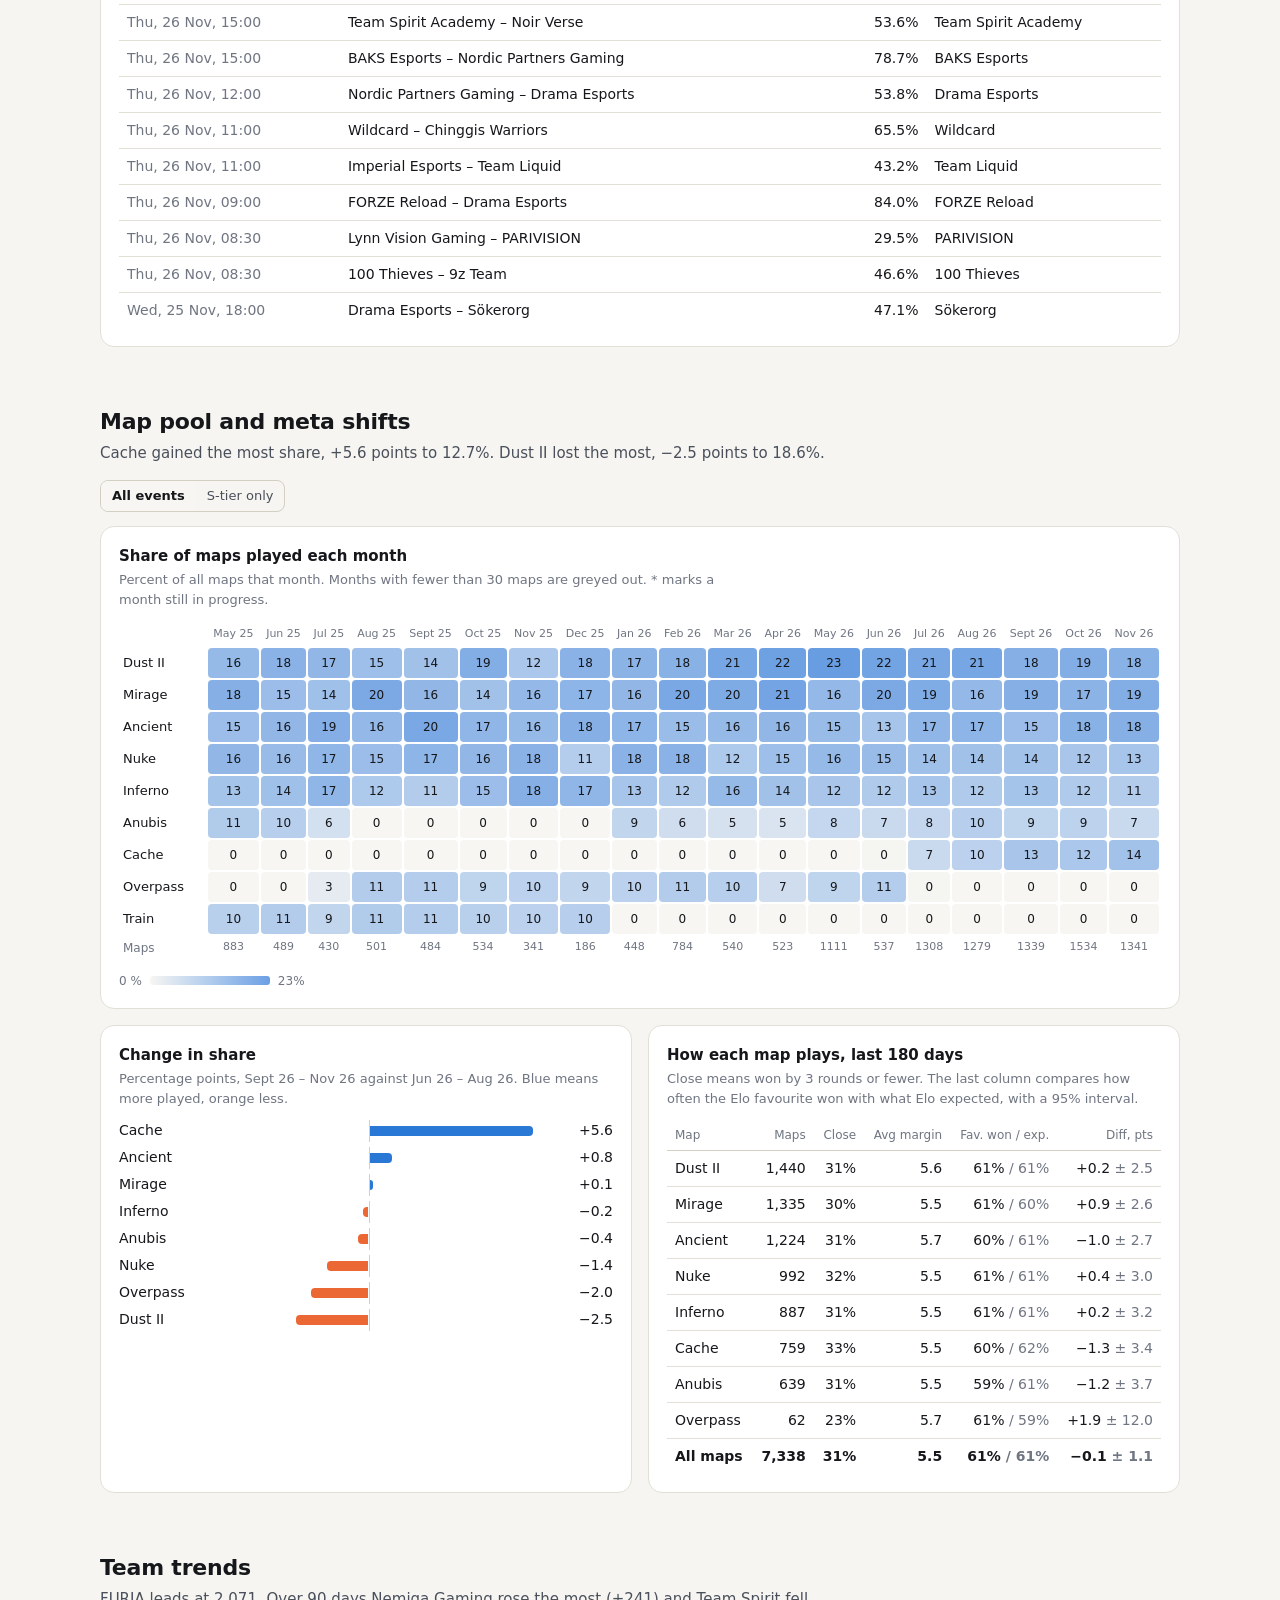
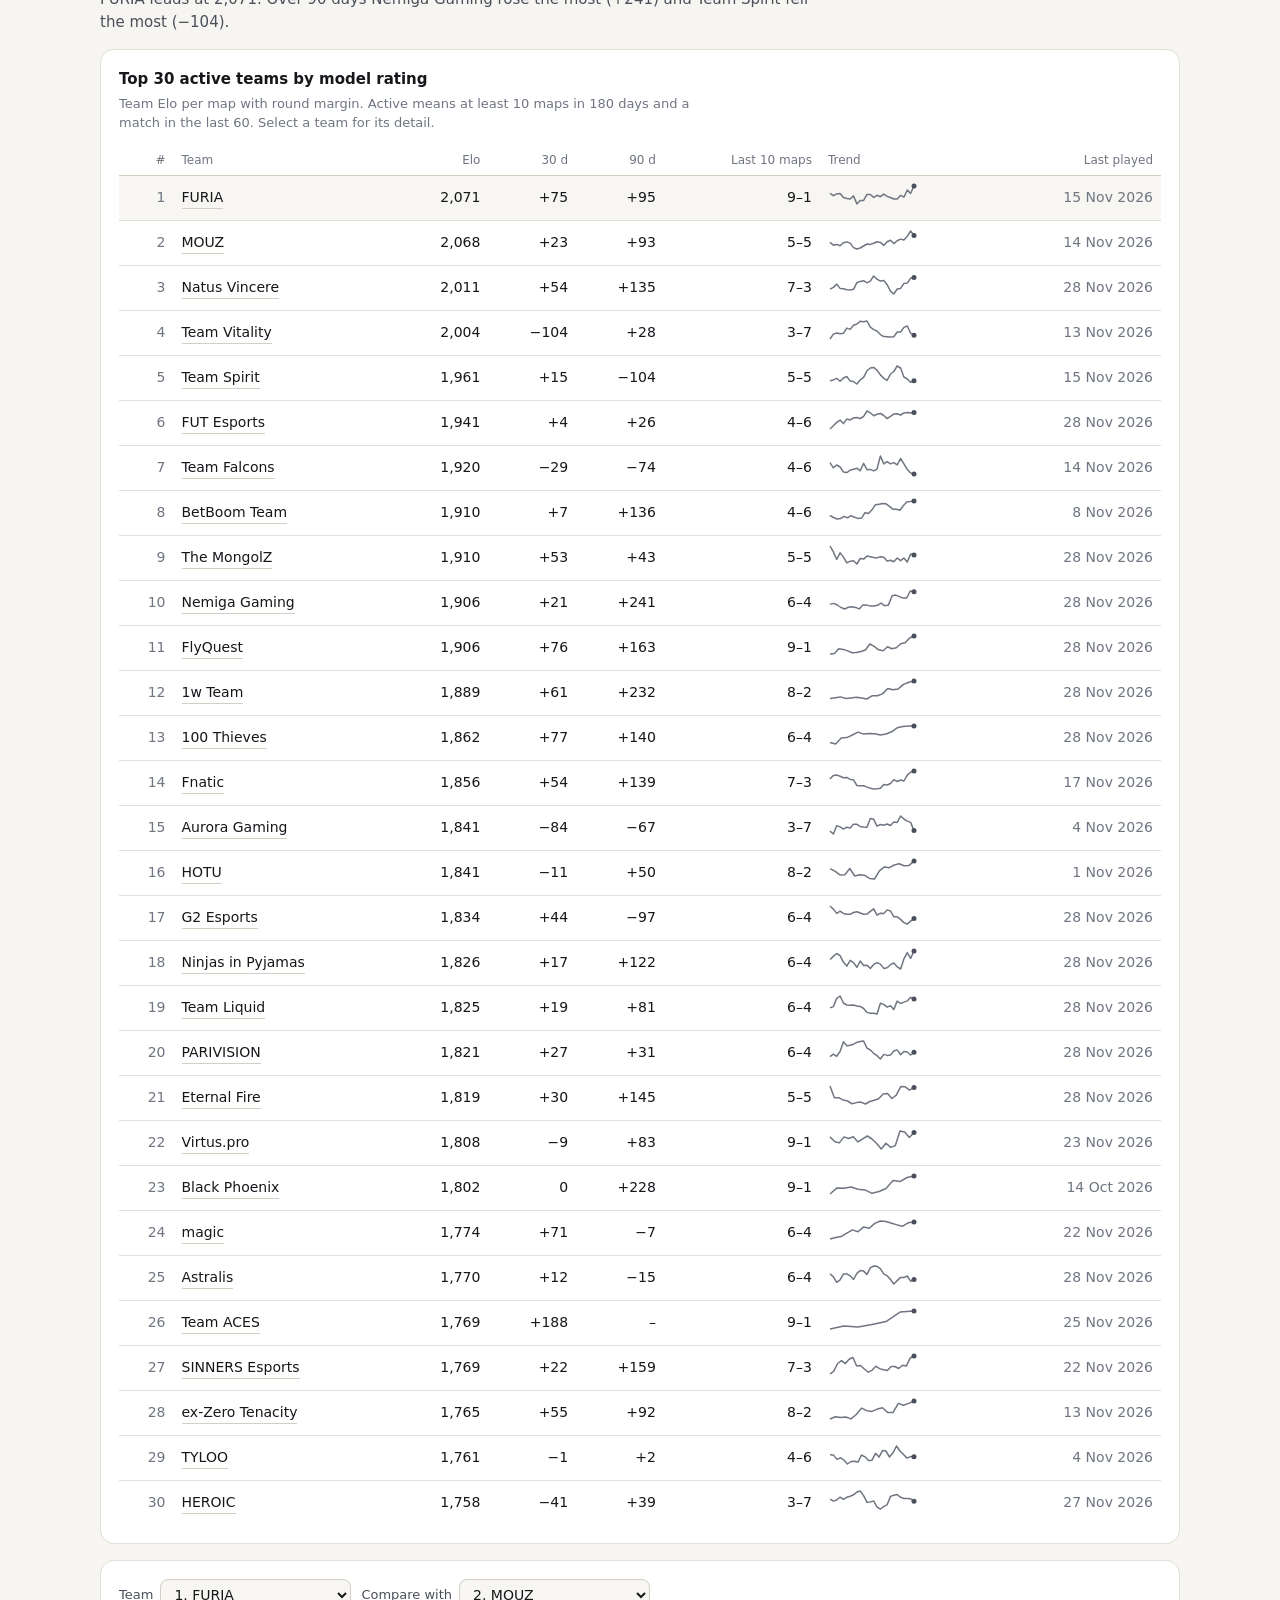
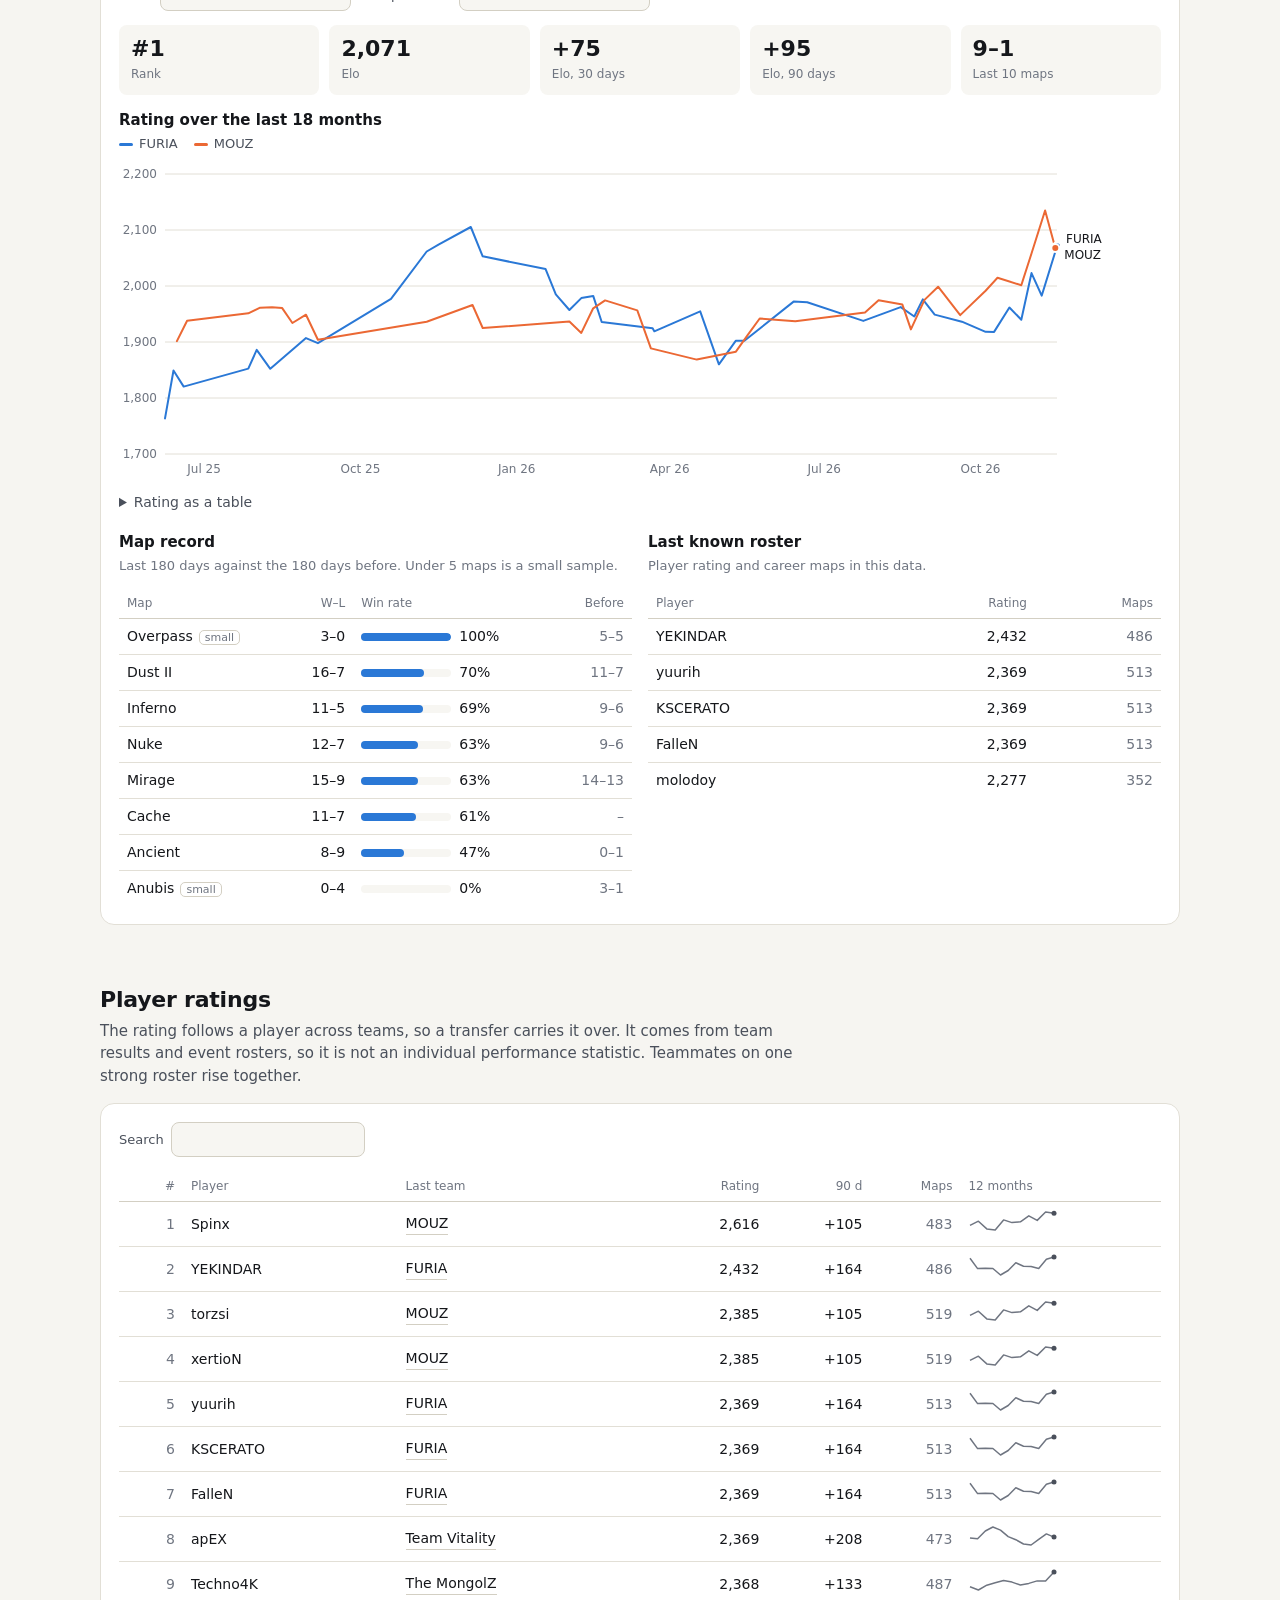
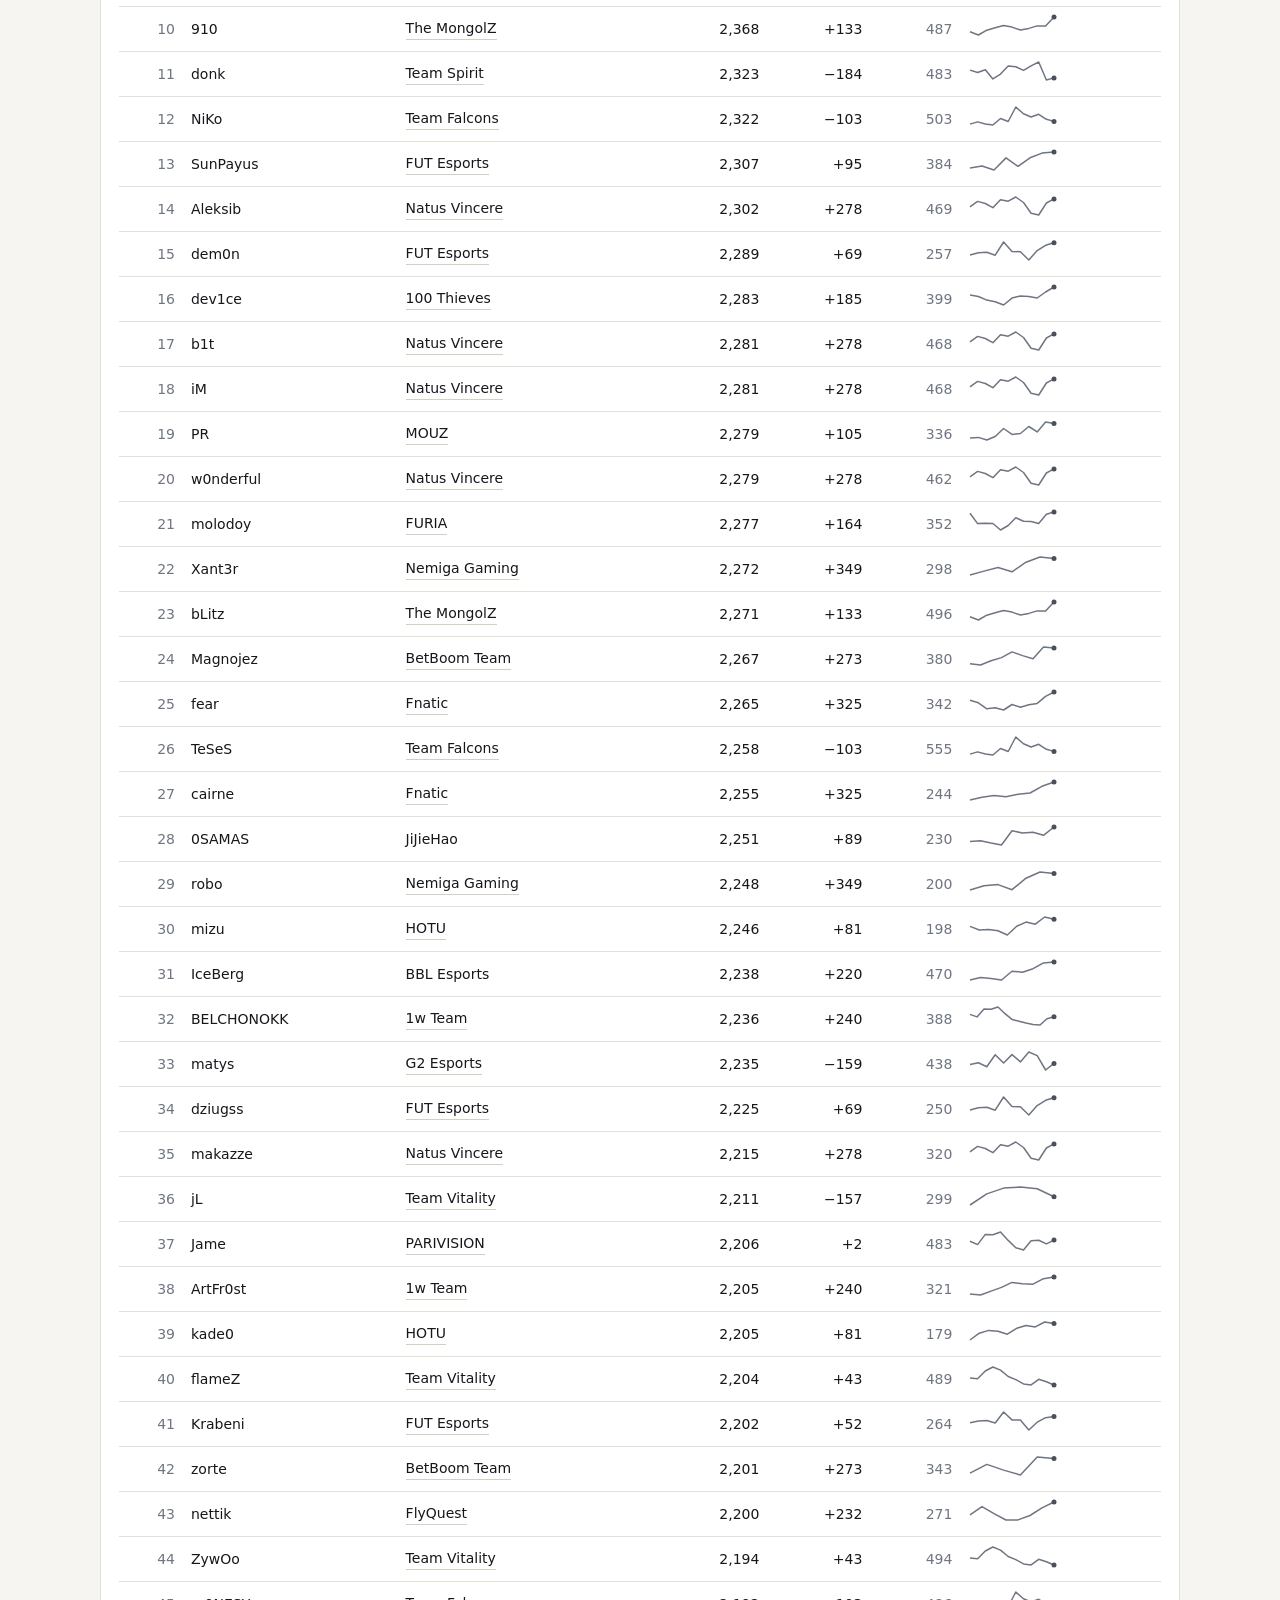
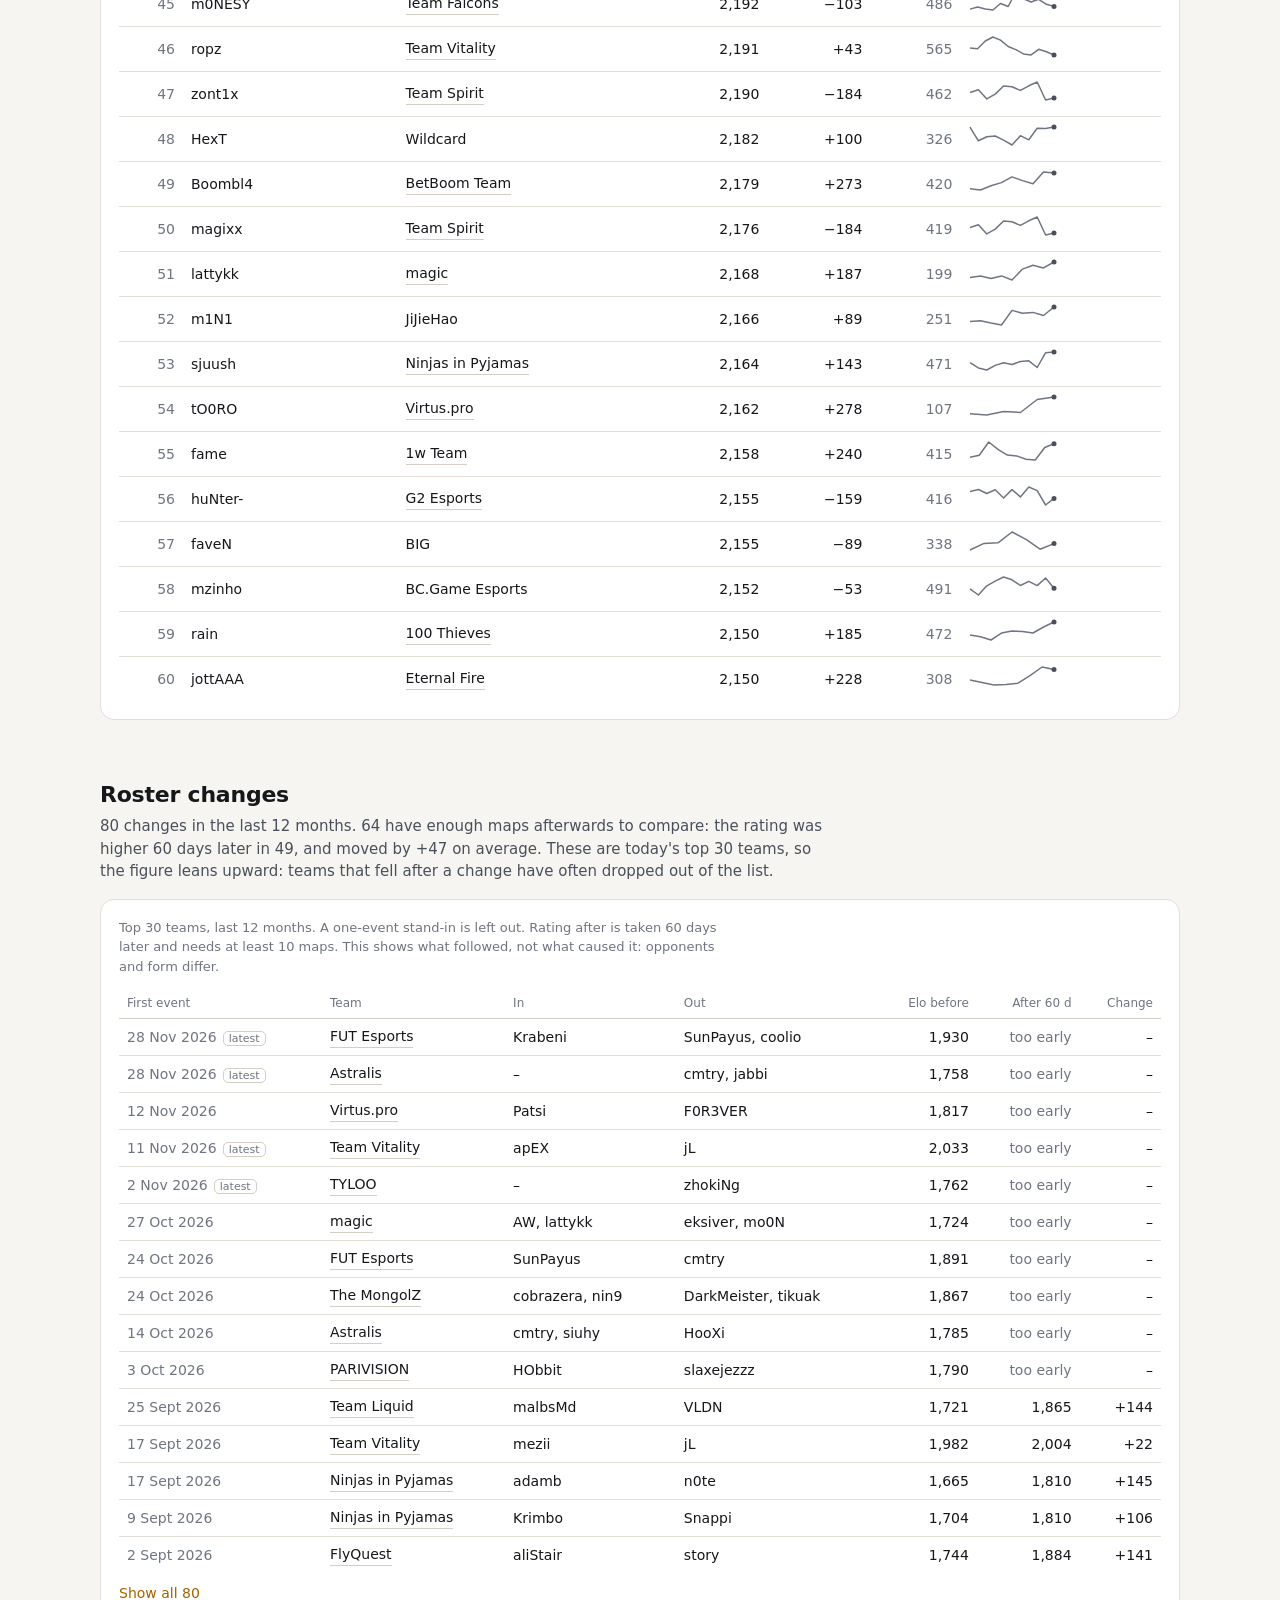
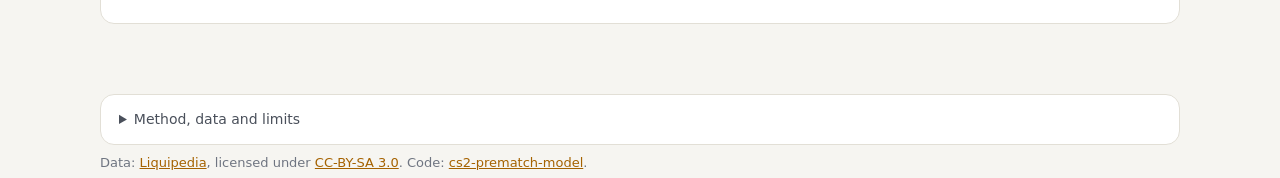
<file: cs2/index.html>
<!doctype html>
<html lang="en">
<head>
<meta charset="utf-8">
<meta name="viewport" content="width=device-width, initial-scale=1">
<title>CS2 Expert Dashboard</title>
<link rel="icon" href="data:,">
<meta name="description" content="Team trends, player ratings, roster changes and map pool shifts in professional Counter-Strike 2, built from public results.">
<style>
:root{color-scheme:dark;--bg:#0c0e12;--surface:#161a21;--surface-2:#1c212a;--line:#262c37;--line-2:#323a48;--text:#e8ebf0;--text-2:#a9b1be;--text-3:#7a8494;--accent:#ffb020;--s1:#3987e5;--s2:#d95926;--mid:#7a8494;--font:Inter,ui-sans-serif,system-ui,-apple-system,"Segoe UI",Roboto,sans-serif;--mono:"JetBrains Mono",ui-monospace,"Cascadia Code",Consolas,monospace}
@media (prefers-color-scheme:light){:root{color-scheme:light;--bg:#f6f5f1;--surface:#fff;--surface-2:#f7f6f2;--line:#e2dfd6;--line-2:#d3cfc3;--text:#15171b;--text-2:#4a505b;--text-3:#6f7581;--accent:#a56200;--s1:#2a78d6;--s2:#eb6834;--mid:#8d8a80}}
*{box-sizing:border-box}
html{scroll-behavior:smooth;scroll-padding-top:64px}
body{margin:0;background:var(--bg);color:var(--text);font:15px/1.5 var(--font);-webkit-font-smoothing:antialiased}
.en,.cs{display:inline}html.is-cs .en,html:not(.is-cs) .cs{display:none}
p.en,p.cs,div.en,div.cs{display:block}html.is-cs p.en,html.is-cs div.en,html:not(.is-cs) p.cs,html:not(.is-cs) div.cs{display:none}
a{color:var(--accent)}
.wrap{max-width:1120px;margin:0 auto;padding:0 20px}
header.bar{position:sticky;top:0;z-index:5;background:color-mix(in srgb,var(--bg) 92%,transparent);backdrop-filter:blur(8px);border-bottom:1px solid var(--line)}
.bar .wrap{display:flex;align-items:center;gap:18px;height:52px}
.bar a.back{color:var(--text-2);text-decoration:none;font-size:13px;white-space:nowrap}
.bar nav{display:flex;gap:16px;margin-left:auto;font-size:13px}.bar nav a{color:var(--text-2);text-decoration:none}.bar nav a:hover,.bar a.back:hover{color:var(--text)}
.seg{display:inline-flex;border:1px solid var(--line-2);border-radius:8px;overflow:hidden}
.seg button{all:unset;cursor:pointer;padding:5px 11px;font-size:13px;color:var(--text-2)}
.seg button[aria-pressed=true]{background:var(--surface-2);color:var(--text);font-weight:600}
.seg button:focus-visible,button.link:focus-visible,select:focus-visible,input:focus-visible,summary:focus-visible{outline:2px solid var(--accent);outline-offset:1px}
.hero{padding:44px 0 12px}
h1{font-size:clamp(28px,4.6vw,42px);line-height:1.1;margin:0 0 12px;letter-spacing:-.02em}
.hero p{max-width:70ch;color:var(--text-2);margin:0 0 8px}
.asof{font:12px var(--mono);color:var(--text-3)}
section{padding:34px 0 8px}
h2{font-size:22px;margin:0 0 4px;letter-spacing:-.01em}
.finding{color:var(--text-2);margin:0 0 16px;max-width:76ch}
h3{font-size:15px;margin:0 0 3px}
.sub{color:var(--text-3);font-size:13px;margin:0 0 12px;max-width:74ch}
.card{background:var(--surface);border:1px solid var(--line);border-radius:14px;padding:18px;margin-bottom:16px}
.two{display:grid;grid-template-columns:minmax(0,1fr) minmax(0,1fr);gap:16px}.two>.card{margin-bottom:0}.two{margin-bottom:16px}
.controls{display:flex;gap:10px;flex-wrap:wrap;align-items:center;margin-bottom:14px}
label.f{display:inline-flex;gap:7px;align-items:center;font-size:13px;color:var(--text-2)}
select,input[type=search]{background:var(--surface-2);color:var(--text);border:1px solid var(--line-2);border-radius:8px;padding:6px 9px;font:inherit;font-size:14px}
.scroll{overflow-x:auto}
table{border-collapse:collapse;width:100%;font-size:14px;font-variant-numeric:tabular-nums}
th{font-size:12px;font-weight:500;color:var(--text-3);text-align:right;padding:6px 8px;border-bottom:1px solid var(--line-2);white-space:nowrap}
td{padding:7px 8px;text-align:right;border-bottom:1px solid var(--line);white-space:nowrap}
th.l,td.l{text-align:left}tr:last-child td{border-bottom:0}
tr.sel td{background:var(--surface-2)}
tr.total td{font-weight:600;border-top:1px solid var(--line-2)}
td.mut,.mut{color:var(--text-3)}td.wrapc{white-space:normal;min-width:130px}
button.link{all:unset;cursor:pointer;color:var(--text);border-bottom:1px solid var(--line-2)}button.link:hover{border-color:var(--accent)}
.heat th,.heat td{padding:0;border:0;text-align:center}
.heat{border-collapse:separate;border-spacing:2px;font-size:12px}
.heat th{padding:3px 2px;font-size:11px}.heat th.l{text-align:left;padding-right:10px;font-size:13px;color:var(--text);font-weight:500}
.heat td{height:30px;min-width:36px;border-radius:4px;color:var(--text);cursor:default}
.heat td.low{color:var(--text-3)}.heat tfoot th{color:var(--text-3)}.heat tfoot th.l{color:var(--text-3);font-size:12px}
.scale{display:flex;align-items:center;gap:8px;font-size:12px;color:var(--text-3);margin-top:10px}.scale i{display:block;width:120px;height:9px;border-radius:3px;background:linear-gradient(90deg,var(--surface-2),color-mix(in oklab,var(--s1) 72%,var(--surface)))}
.shift{display:grid;grid-template-columns:76px 1fr 70px;gap:6px 10px;align-items:center;font-size:14px}
.shift .track{position:relative;height:16px;cursor:default}.shift .track::before{content:"";position:absolute;left:50%;top:-3px;bottom:-3px;width:1px;background:var(--line-2)}
.shift .b{position:absolute;top:3px;height:10px}.shift .up{left:calc(50% + 1px);background:var(--s1);border-radius:0 4px 4px 0}.shift .down{right:calc(50% + 1px);background:var(--s2);border-radius:4px 0 0 4px}
.shift .v{text-align:right;font-variant-numeric:tabular-nums}
.tiles{display:grid;grid-template-columns:repeat(auto-fit,minmax(130px,1fr));gap:10px;margin-bottom:14px}
.tile{background:var(--surface-2);border-radius:8px;padding:10px 12px}.tile b{display:block;font-size:22px;font-weight:600;font-variant-numeric:tabular-nums;line-height:1.25}.tile span{font-size:12px;color:var(--text-3)}
.legend{display:flex;gap:16px;flex-wrap:wrap;font-size:13px;color:var(--text-2);margin-bottom:6px}.legend i{display:inline-block;width:14px;height:3px;border-radius:2px;margin-right:6px;vertical-align:middle}.legend svg{vertical-align:-1px;margin-right:6px}
.chart{position:relative;width:100%}.chart svg{display:block;width:100%;touch-action:pan-y}
.winbar{display:inline-block;width:90px;height:8px;background:var(--surface-2);border-radius:4px;vertical-align:middle;margin-right:8px;position:relative;overflow:hidden}.winbar i{position:absolute;left:0;top:0;bottom:0;background:var(--s1);border-radius:0 4px 4px 0}
.tag{font-size:11px;border:1px solid var(--line-2);border-radius:5px;padding:0 5px;color:var(--text-3);margin-left:6px}
details{margin-top:12px;font-size:14px;color:var(--text-2)}summary{cursor:pointer;color:var(--text-2)}
details.method{background:var(--surface);border:1px solid var(--line);border-radius:14px;padding:14px 18px}details.method p{margin:10px 0;max-width:80ch}
button.more{all:unset;cursor:pointer;color:var(--accent);font-size:14px;margin-top:10px;display:inline-block}
#tip{position:fixed;z-index:20;pointer-events:none;background:var(--surface-2);border:1px solid var(--line-2);border-radius:8px;padding:7px 10px;font-size:13px;line-height:1.4;max-width:260px;display:none;box-shadow:0 8px 24px rgba(0,0,0,.3)}#tip b{font-weight:600}
.odd{background:var(--surface-2);border-radius:8px;padding:12px 14px}.odd h3{margin:0}.odd b{display:block;font-size:30px;font-weight:600;font-variant-numeric:tabular-nums;line-height:1.25}.odd span.p{color:var(--text-2);font-variant-numeric:tabular-nums}.odd small{display:block;color:var(--text-3);font-size:12px;margin-top:4px;white-space:normal}
.split{display:flex;gap:2px;height:10px}.split i{display:block;height:100%}.split i:first-child{background:var(--s1);border-radius:4px 0 0 4px}.split i:last-child{background:var(--s2);border-radius:0 4px 4px 0}
[hidden]{display:none!important}
footer{padding:26px 0 44px;color:var(--text-3);font-size:13px}footer p{margin:0 0 6px;max-width:82ch}
@media (max-width:760px){.two{grid-template-columns:minmax(0,1fr)}.bar nav{display:none}.bar .seg{margin-left:auto}.card{padding:14px}}
@media (prefers-reduced-motion:reduce){html{scroll-behavior:auto}}
</style>
</head>
<body>
<header class="bar"><div class="wrap">
  <a class="back" href="../"><span class="en">← Portfolio</span><span class="cs">← Portfolio</span></a>
  <nav><a href="#price" id="priceNav"><span class="en">Pricing</span><span class="cs">Ceny</span></a><a href="#next" id="nextNav"><span class="en">Upcoming</span><span class="cs">Zápasy</span></a><a href="#pool"><span class="en">Map pool</span><span class="cs">Map pool</span></a><a href="#teams"><span class="en">Teams</span><span class="cs">Týmy</span></a><a href="#players"><span class="en">Players</span><span class="cs">Hráči</span></a><a href="#moves"><span class="en">Roster changes</span><span class="cs">Změny soupisek</span></a><a href="#method"><span class="en">Method</span><span class="cs">Metoda</span></a></nav>
  <div class="seg" role="group" aria-label="Language"><button data-lang="en">EN</button><button data-lang="cs">CZ</button></div>
</div></header>
<main class="wrap">
  <div class="hero">
    <h1><span class="en">CS2 expert dashboard</span><span class="cs">CS2 dashboard pro experty</span></h1>
    <p class="en">A working view of professional Counter-Strike 2 for people who price matches: where each team's rating is heading, which maps are entering or leaving the pool, and what happened after roster changes.</p>
    <p class="cs">Pracovní přehled profesionálního Counter-Strike 2 pro lidi, kteří oceňují zápasy: kam se vyvíjí rating týmů, které mapy přicházejí a odcházejí z map poolu a co následovalo po změnách soupisek.</p>
    <p class="asof" id="asof"></p>
  </div>

  <section id="price" hidden>
    <h2><span class="en">Price a match</span><span class="cs">Ocenit zápas</span></h2>
    <p class="finding" id="priceFinding"></p>
    <div class="card">
      <div class="controls">
        <label class="f"><span class="en">Team A</span><span class="cs">Tým A</span> <select id="pa"></select></label>
        <button class="more" id="swap" style="margin:0"><span class="en">Swap</span><span class="cs">Prohodit</span></button>
        <label class="f"><span class="en">Team B</span><span class="cs">Tým B</span> <select id="pb"></select></label>
        <div class="seg" role="group" aria-label="Format" id="boSeg"><button data-bo="1">BO1</button><button data-bo="3">BO3</button></div>
        <label class="f"><span class="en">Margin</span><span class="cs">Marže</span> <select id="pm"><option value="0">0 %</option><option value="0.03">3 %</option><option value="0.05">5 %</option><option value="0.08">8 %</option></select></label>
      </div>
      <div class="two" style="margin-bottom:10px" id="odds"></div>
      <div class="split" id="split" aria-hidden="true"></div>
      <div class="two" style="margin:18px 0 0">
        <div style="grid-column:1/-1"><h3><span class="en">What moves the price</span><span class="cs">Co hýbe cenou</span></h3><p class="sub"><span class="en">Each input's contribution in log-odds. Blue pushes towards team A, orange towards team B. The inputs overlap and offset each other: form can push against a team on a winning run because the ratings have already counted those wins. Read the total, not one bar.</span><span class="cs">Příspěvek každého vstupu v log-odds. Modrá tlačí k týmu A, oranžová k týmu B. Vstupy se překrývají a vzájemně vyvažují: forma může tlačit proti týmu v sérii výher, protože ratingy už ty výhry započítaly. Čti celek, ne jeden sloupec.</span></p><div class="shift" id="drivers"></div></div>
      </div>
      <p class="sub" style="margin:16px 0 0"><span class="en">Series winner only. Research estimate, before the veto, with the last known rosters and data to the date above. It does not see stand-ins or map bans. Built from Liquipedia results only. Series format is inferred from the recorded maps, so total maps and handicap are not priced. In testing this model was less accurate than Pinnacle (log loss 0.610 against 0.580 on 770 series). Not betting advice.</span><span class="cs">Jen vítěz série. Výzkumný odhad před vetem, s posledními známými soupiskami a daty k výše uvedenému dni. Nevidí záskoky ani zákazy map. Vychází jen z výsledků na Liquipedii. Formát série se odvozuje ze zaznamenaných map, proto se neoceňuje počet map ani handicap. V testu byl tento model méně přesný než Pinnacle (log loss 0,610 proti 0,580 na 770 sériích). Nejde o sázkové doporučení.</span></p>
    </div>
  </section>

  <section id="next" hidden>
    <h2><span class="en">Upcoming matches</span><span class="cs">Nadcházející zápasy</span></h2>
    <p class="finding" id="nextFinding"></p>
    <div class="card">
      <div class="scroll"><table id="nextTable"></table></div>
      <p class="sub" style="margin:16px 0 0"><span class="en">Series winner before the veto, with the last known rosters. A BO5 is priced with the BO3 weights. Teams with fewer than five rated series are left out. The schedule comes from Liquipedia. Each price is saved to forward_log.csv in the repository before the match starts and is not changed afterwards. Not betting advice.</span><span class="cs">Vítěz série před vetem, s posledními známými soupiskami. BO5 se oceňuje vahami pro BO3. Týmy s méně než pěti hodnocenými sériemi se vynechávají. Program je z Liquipedie. Každá cena se před začátkem zápasu uloží do forward_log.csv v repozitáři a potom se už nemění. Nejde o sázkové doporučení.</span></p>
      <h3 style="margin-top:22px"><span class="en">Record so far</span><span class="cs">Dosavadní bilance</span></h3>
      <p class="sub" id="recordText"></p>
      <div class="scroll"><table id="recordTable"></table></div>
    </div>
  </section>

  <section id="pool">
    <h2><span class="en">Map pool and meta shifts</span><span class="cs">Map pool a posuny v metě</span></h2>
    <p class="finding" id="poolFinding"></p>
    <div class="controls"><div class="seg" role="group" aria-label="Events" id="tierSeg"><button data-tier="all"><span class="en">All events</span><span class="cs">Všechny turnaje</span></button><button data-tier="s"><span class="en">S-tier only</span><span class="cs">Jen S-tier</span></button></div></div>
    <div class="card">
      <h3><span class="en">Share of maps played each month</span><span class="cs">Podíl odehraných map po měsících</span></h3>
      <p class="sub"><span class="en">Percent of all maps that month. Months with fewer than 30 maps are greyed out. * marks a month still in progress.</span><span class="cs">Procento všech map v daném měsíci. Měsíce s méně než 30 mapami jsou šedé. * značí měsíc, který ještě běží.</span></p>
      <div class="scroll"><table class="heat" id="heat"></table></div>
      <div class="scale"><span>0 %</span><i></i><span id="heatMax"></span></div>
    </div>
    <div class="two">
      <div class="card">
        <h3><span class="en">Change in share</span><span class="cs">Změna podílu</span></h3>
        <p class="sub" id="shiftSub"></p>
        <div class="shift" id="shift"></div>
      </div>
      <div class="card">
        <h3><span class="en">How each map plays, last 180 days</span><span class="cs">Jak se mapy hrají, posledních 180 dní</span></h3>
        <p class="sub"><span class="en">Close means won by 3 rounds or fewer. The last column compares how often the Elo favourite won with what Elo expected, with a 95% interval.</span><span class="cs">Těsná znamená výhru o 3 a méně kol. Poslední sloupec porovnává, jak často vyhrál favorit podle Elo proti tomu, co Elo čekalo, s 95% intervalem.</span></p>
        <div class="scroll"><table id="chars"></table></div>
      </div>
    </div>
  </section>

  <section id="teams">
    <h2><span class="en">Team trends</span><span class="cs">Vývoj týmů</span></h2>
    <p class="finding" id="teamFinding"></p>
    <div class="card">
      <h3><span class="en">Top 30 active teams by model rating</span><span class="cs">30 nejlepších aktivních týmů podle ratingu modelu</span></h3>
      <p class="sub"><span class="en">Team Elo per map with round margin. Active means at least 10 maps in 180 days and a match in the last 60. Select a team for its detail.</span><span class="cs">Týmové Elo po mapách s rozdílem kol. Aktivní znamená alespoň 10 map za 180 dní a zápas v posledních 60 dnech. Výběrem týmu otevřeš detail.</span></p>
      <div class="scroll"><table id="rank"></table></div>
    </div>
    <div class="card" id="detail">
      <div class="controls">
        <label class="f"><span class="en">Team</span><span class="cs">Tým</span> <select id="teamSel"></select></label>
        <label class="f"><span class="en">Compare with</span><span class="cs">Porovnat s</span> <select id="cmpSel"></select></label>
      </div>
      <div class="tiles" id="tiles"></div>
      <h3><span class="en">Rating over the last 18 months</span><span class="cs">Rating za posledních 18 měsíců</span></h3>
      <div class="legend" id="legend"></div>
      <div class="chart" id="chart"></div>
      <details><summary><span class="en">Rating as a table</span><span class="cs">Rating jako tabulka</span></summary><div class="scroll"><table id="chartTable"></table></div></details>
      <div class="two" style="margin:18px 0 0">
        <div><h3><span class="en">Map record</span><span class="cs">Bilance na mapách</span></h3><p class="sub"><span class="en">Last 180 days against the 180 days before. Under 5 maps is a small sample.</span><span class="cs">Posledních 180 dní proti předchozím 180. Méně než 5 map je malý vzorek.</span></p><div class="scroll"><table id="teamMaps"></table></div></div>
        <div><h3><span class="en">Last known roster</span><span class="cs">Poslední známá soupiska</span></h3><p class="sub"><span class="en">Player rating and career maps in this data.</span><span class="cs">Rating hráče a odehrané mapy v těchto datech.</span></p><div class="scroll"><table id="teamRoster"></table></div></div>
      </div>
    </div>
  </section>

  <section id="players">
    <h2><span class="en">Player ratings</span><span class="cs">Ratingy hráčů</span></h2>
    <p class="finding"><span class="en">The rating follows a player across teams, so a transfer carries it over. It comes from team results and event rosters, so it is not an individual performance statistic. Teammates on one strong roster rise together.</span><span class="cs">Rating se drží hráče i při přestupu do jiného týmu. Vzniká z týmových výsledků a soupisek na turnajích, takže to není individuální statistika výkonu. Spoluhráči ze silné soupisky rostou společně.</span></p>
    <div class="card">
      <div class="controls"><label class="f"><span class="en">Search</span><span class="cs">Hledat</span> <input type="search" id="pq" autocomplete="off"></label></div>
      <div class="scroll"><table id="ptable"></table></div>
    </div>
  </section>

  <section id="moves">
    <h2><span class="en">Roster changes</span><span class="cs">Změny soupisek</span></h2>
    <p class="finding" id="moveFinding"></p>
    <div class="card">
      <p class="sub"><span class="en">Top 30 teams, last 12 months. A one-event stand-in is left out. Rating after is taken 60 days later and needs at least 10 maps. This shows what followed, not what caused it: opponents and form differ.</span><span class="cs">30 nejlepších týmů, posledních 12 měsíců. Záskok na jeden turnaj je vynechaný. Rating po změně je o 60 dní později a vyžaduje alespoň 10 map. Ukazuje to, co následovalo, ne co to způsobilo: soupeři i forma se liší.</span></p>
      <div class="scroll"><table id="mtable"></table></div>
      <button class="more" id="moreMoves"></button>
    </div>
  </section>

  <section id="method">
    <details class="method"><summary><span class="en">Method, data and limits</span><span class="cs">Metoda, data a limity</span></summary>
      <p class="en"><b>Data.</b> Map results and event rosters from Liquipedia, S, A and B-tier events since October 2023. Figures on this page are derived from that data and are shared under CC-BY-SA 3.0.</p>
      <p class="cs"><b>Data.</b> Výsledky map a soupisky z Liquipedie, turnaje S, A a B-tier od října 2023. Čísla na této stránce jsou z těchto dat odvozená a sdílená pod licencí CC-BY-SA 3.0.</p>
      <p class="en"><b>Ratings.</b> The same team and player ratings that feed the pre-match model in the project. Team Elo uses K=32 scaled by round margin. Player ratings use K=64 and the event roster.</p>
      <p class="cs"><b>Ratingy.</b> Stejné týmové a hráčské ratingy, které vstupují do předzápasového modelu v projektu. Týmové Elo používá K=32 škálované rozdílem kol. Hráčské ratingy používají K=64 a soupisku na turnaji.</p>
      <p class="en"><b>Prices.</b> A logistic model on team and player ratings, form, rest and experience, trained on Liquipedia results alone. Prices are fair odds unless a margin is selected.</p>
      <p class="cs"><b>Ceny.</b> Logistický model s ratingy týmů a hráčů, formou, odpočinkem a zkušeností, trénovaný jen na výsledcích z Liquipedie. Ceny jsou férové kurzy, pokud nevybereš marži.</p>
      <p class="en"><b>What is missing.</b> No rounds, kills, ADR, economy, utility or CT and T sides, because this data has only map scores and rosters. Those need premium match data. Lower-tier teams can hold inflated ratings when they rarely meet the top teams.</p>
      <p class="cs"><b>Co chybí.</b> Žádná kola, killy, ADR, ekonomika, utility ani strany CT a T, protože tato data mají jen skóre map a soupisky. Na to jsou potřeba prémiová data ze zápasů. Týmy z nižších soutěží mohou mít nafouknutý rating, pokud se s nejlepšími potkávají málo.</p>
      <p class="en"><b>Snapshot.</b> A static page generated from the project by <code>cs2_expert_data.py</code>. Research only, not betting advice.</p>
      <p class="cs"><b>Snímek.</b> Statická stránka vygenerovaná z projektu skriptem <code>cs2_expert_data.py</code>. Jde o výzkum, ne o sázkové doporučení.</p>
    </details>
  </section>
</main>
<footer class="wrap">
  <p><span class="en">Data: <a href="https://liquipedia.net/counterstrike/" rel="noopener">Liquipedia</a>, licensed under <a href="https://creativecommons.org/licenses/by-sa/3.0/" rel="noopener">CC-BY-SA 3.0</a>. Code: <a href="https://github.com/ZdenekBudicek/cs2-prematch-model" rel="noopener">cs2-prematch-model</a>.</span><span class="cs">Data: <a href="https://liquipedia.net/counterstrike/" rel="noopener">Liquipedia</a>, licence <a href="https://creativecommons.org/licenses/by-sa/3.0/" rel="noopener">CC-BY-SA 3.0</a>. Kód: <a href="https://github.com/ZdenekBudicek/cs2-prematch-model" rel="noopener">cs2-prematch-model</a>.</span></p>
</footer>
<div id="tip" role="status"></div>
<script src="expert_data.js"></script>
<script src="expert_prices.js"></script>
<script src="expert_upcoming.js"></script>
<script>
(() => {
const D = window.CS2_EXPERT, $ = (id) => document.getElementById(id);
const store = { get(k) { try { return localStorage.getItem(k); } catch (e) { return null; } }, set(k, v) { try { localStorage.setItem(k, v); } catch (e) {} } };
const qs = new URLSearchParams(location.search);
const S = { lang: qs.get('lang') === 'cs' ? 'cs' : qs.get('lang') === 'en' ? 'en' : (store.get('cs2-lang') === 'cs' ? 'cs' : 'en'), tier: 'all', team: D.teams[0].name, cmp: D.teams[1].name, q: '', allMoves: false };
const t = (en, cs) => (S.lang === 'cs' ? cs : en);
const loc = () => (S.lang === 'cs' ? 'cs-CZ' : 'en-GB');
const esc = (s) => String(s).replace(/[&<>"']/g, (c) => ({ '&': '&amp;', '<': '&lt;', '>': '&gt;', '"': '&quot;', "'": '&#39;' }[c]));
const num = (v, d = 0) => v.toLocaleString(loc(), { minimumFractionDigits: d, maximumFractionDigits: d });
const signed = (v, d = 0) => { if (v == null) return '–'; const r = Number(v.toFixed(d)); return r === 0 ? num(0, d) : (r > 0 ? '+' : '−') + num(Math.abs(r), d); };
const pct = (v, d = 0) => num(v * 100, d) + (S.lang === 'cs' ? ' %' : '%');
const day = (iso) => new Date(iso + 'T00:00:00Z').toLocaleDateString(loc(), { day: 'numeric', month: 'short', year: 'numeric', timeZone: 'UTC' });
const mon = (ym) => new Date(ym + '-01T00:00:00Z').toLocaleDateString(loc(), { month: 'short', year: '2-digit', timeZone: 'UTC' });
const team = (n) => D.teams.find((x) => x.name === n);
const css = (v) => getComputedStyle(document.documentElement).getPropertyValue(v).trim();

const tip = $('tip');
const showTip = (html, x, y) => { tip.innerHTML = html; tip.style.display = 'block'; const r = tip.getBoundingClientRect(); tip.style.left = Math.max(8, Math.min(x + 14, innerWidth - r.width - 8)) + 'px'; tip.style.top = Math.max(8, Math.min(y + 14, innerHeight - r.height - 8)) + 'px'; };
const hideTip = () => { tip.style.display = 'none'; };
document.addEventListener('pointermove', (e) => { const el = e.target.closest && e.target.closest('[data-tip]'); if (el) showTip(el.dataset.tip, e.clientX, e.clientY); else if (!e.target.closest || !e.target.closest('.chart')) hideTip(); });

const spark = (vals, w = 90, h = 24) => {
  if (!vals || vals.length < 2) return '';
  const lo = Math.min(...vals), hi = Math.max(...vals), span = hi - lo || 1;
  const pts = vals.map((v, i) => [2 + i * (w - 6) / (vals.length - 1), h - 3 - (v - lo) / span * (h - 6)]);
  const end = pts[pts.length - 1];
  return `<svg width="${w}" height="${h}" viewBox="0 0 ${w} ${h}" aria-hidden="true"><polyline fill="none" stroke="var(--text-3)" stroke-width="1.5" stroke-linejoin="round" points="${pts.map((p) => p.map((x) => x.toFixed(1)).join(',')).join(' ')}"/><circle cx="${end[0].toFixed(1)}" cy="${end[1].toFixed(1)}" r="2.5" fill="var(--text-2)"/></svg>`;
};

function renderPool() {
  const M = D.meta[S.tier];
  document.querySelectorAll('#tierSeg button').forEach((b) => b.setAttribute('aria-pressed', b.dataset.tier === S.tier));
  const shares = M.maps.map((m) => M.cells[m].map((c, i) => (M.totals[i] ? c / M.totals[i] : 0)));
  const max = Math.max(...shares.flat().filter((v, i) => M.totals[i % D.months.length] >= 30));
  const short = (m) => (S.lang === 'cs' ? `${Number(m.slice(5))}/${m.slice(2, 4)}` : mon(m));
  const head = D.months.map((m) => `<th>${esc(short(m))}${m === D.partial_month ? '*' : ''}</th>`).join('');
  const body = M.maps.map((m, r) => `<tr><th class="l" scope="row">${esc(m)}</th>${D.months.map((mo, i) => {
    const low = M.totals[i] < 30, v = shares[r][i];
    const bg = low ? 'var(--surface-2)' : `color-mix(in oklab,var(--s1) ${Math.round(Math.min(v / max, 1) * 72)}%,var(--surface-2))`;
    return `<td class="${low ? 'low' : ''}" style="background:${bg}" data-tip="<b>${esc(m)}</b>, ${esc(mon(mo))}<br>${pct(v, 1)} · ${M.cells[m][i]} / ${M.totals[i]} ${t('maps', 'map')}">${M.totals[i] ? num(v * 100) : ''}</td>`;
  }).join('')}</tr>`).join('');
  $('heat').innerHTML = `<thead><tr><th></th>${head}</tr></thead><tbody>${body}</tbody><tfoot><tr><th class="l">${t('Maps', 'Map')}</th>${M.totals.map((n) => `<th>${n}</th>`).join('')}</tr></tfoot>`;
  $('heatMax').textContent = pct(max);

  const rows = M.shift.filter((s) => s.recent || s.prev).map((s) => ({ ...s, d: (s.recent - s.prev) * 100 }));
  const big = Math.max(...rows.map((s) => Math.abs(s.d)), 1);
  $('shift').innerHTML = rows.map((s) => `<div>${esc(s.map)}</div><div class="track" data-tip="<b>${esc(s.map)}</b><br>${pct(s.prev, 1)} → ${pct(s.recent, 1)}<br>${s.n_prev} → ${s.n_recent} ${t('maps', 'map')}"><div class="b ${s.d >= 0 ? 'up' : 'down'}" style="width:calc(${(Math.abs(s.d) / big * 50).toFixed(1)}% - 1px)"></div></div><div class="v">${signed(s.d, 1)}</div>`).join('');
  const span = (a) => `${mon(a[0])} – ${mon(a[a.length - 1])}`;
  $('shiftSub').textContent = t(`Percentage points, ${span(M.recent_months)} against ${span(M.prev_months)}. Blue means more played, orange less.`, `Procentní body, ${span(M.recent_months)} proti ${span(M.prev_months)}. Modrá znamená častěji hranou, oranžová méně.`);
  const up = rows[0], down = rows[rows.length - 1];
  $('poolFinding').textContent = t(`${up.map} gained the most share, ${signed(up.d, 1)} points to ${pct(up.recent, 1)}. ${down.map} lost the most, ${signed(down.d, 1)} points to ${pct(down.recent, 1)}.`, `Nejvíc získala mapa ${up.map}, ${signed(up.d, 1)} bodu na ${pct(up.recent, 1)}. Nejvíc ztratila mapa ${down.map}, ${signed(down.d, 1)} bodu na ${pct(down.recent, 1)}.`);

  const line = (c, name, cls = '') => `<tr class="${cls}"><td class="l">${esc(name)}</td><td>${num(c.n)}</td><td>${pct(c.close)}</td><td>${num(c.margin, 1)}</td><td>${pct(c.fav)} <span class="mut">/ ${pct(c.expected)}</span></td><td data-tip="${t('Won minus expected, 95% interval', 'Výhry minus očekávání, 95% interval')}: ± ${num(c.ci * 100, 1)}">${signed((c.fav - c.expected) * 100, 1)} <span class="mut">± ${num(c.ci * 100, 1)}</span></td></tr>`;
  $('chars').innerHTML = `<thead><tr><th class="l">${t('Map', 'Mapa')}</th><th>${t('Maps', 'Map')}</th><th>${t('Close', 'Těsné')}</th><th>${t('Avg margin', 'Prům. rozdíl')}</th><th>${t('Fav. won / exp.', 'Favorit / oček.')}</th><th>${t('Diff, pts', 'Rozdíl, b.')}</th></tr></thead><tbody>${M.character.map((c) => line(c, c.map)).join('')}${line(M.overall, t('All maps', 'Všechny mapy'), 'total')}</tbody>`;
}

function renderRank() {
  const movers = D.teams.filter((x) => x.d90 != null).sort((a, b) => b.d90 - a.d90);
  const up = movers[0], down = movers[movers.length - 1];
  $('teamFinding').textContent = t(`${D.teams[0].name} leads at ${num(D.teams[0].elo)}. Over 90 days ${up.name} rose the most (${signed(up.d90)}) and ${down.name} fell the most (${signed(down.d90)}).`, `Vede ${D.teams[0].name} s ratingem ${num(D.teams[0].elo)}. Za 90 dní nejvíc vyrostl tým ${up.name} (${signed(up.d90)}) a nejvíc klesl ${down.name} (${signed(down.d90)}).`);
  $('rank').innerHTML = `<thead><tr><th>#</th><th class="l">${t('Team', 'Tým')}</th><th>Elo</th><th>30 ${t('d', 'd')}</th><th>90 ${t('d', 'd')}</th><th>${t('Last 10 maps', 'Posl. 10 map')}</th><th class="l">${t('Trend', 'Trend')}</th><th>${t('Last played', 'Naposledy')}</th></tr></thead><tbody>${D.teams.map((x) => `<tr class="${x.name === S.team ? 'sel' : ''}"><td class="mut">${x.rank}</td><td class="l"><button class="link" data-team="${esc(x.name)}">${esc(x.name)}</button></td><td>${num(x.elo)}</td><td>${signed(x.d30)}</td><td>${signed(x.d90)}</td><td>${x.form[0]}–${x.form[1] - x.form[0]}</td><td class="l">${spark(x.hist.slice(-26).map((h) => h[1]))}</td><td class="mut">${esc(day(x.last))}</td></tr>`).join('')}</tbody>`;
}

function lineChart(el, series, marks) {
  el.innerHTML = '';
  const W = Math.max(el.clientWidth, 300), H = W < 520 ? 260 : 320, m = { l: 46, r: W < 620 ? 12 : 104, t: 14, b: 26 };
  const ms = (d) => Date.parse(d + 'T00:00:00Z');
  const all = series.flatMap((s) => s.pts), xs = all.map((p) => ms(p[0])), ys = all.map((p) => p[1]);
  const t0 = Math.min(...xs), t1 = Math.max(...xs), yl = Math.min(...ys), yh = Math.max(...ys);
  const step = [20, 25, 50, 100, 200, 250].find((s) => (yh - yl) / s <= 5) || 500;
  const y0 = Math.floor(yl / step) * step, y1 = Math.ceil(yh / step) * step;
  const X = (v) => m.l + (v - t0) / (t1 - t0 || 1) * (W - m.l - m.r), Y = (v) => H - m.b - (v - y0) / (y1 - y0 || 1) * (H - m.t - m.b);
  let g = '';
  for (let v = y0; v <= y1 + 1e-6; v += step) g += `<line x1="${m.l}" x2="${W - m.r}" y1="${Y(v)}" y2="${Y(v)}" stroke="var(--line)"/><text x="${m.l - 8}" y="${Y(v) + 4}" text-anchor="end" font-size="12" fill="var(--text-3)">${num(v)}</text>`;
  const d0 = new Date(t0); let tick = Date.UTC(d0.getUTCFullYear(), d0.getUTCMonth() + 1, 1);
  const gap = W < 520 ? 6 : 3; let c = 0;
  for (; tick <= t1; tick = Date.UTC(new Date(tick).getUTCFullYear(), new Date(tick).getUTCMonth() + 1, 1), c++) {
    if (c % gap) continue;
    g += `<text x="${X(tick)}" y="${H - 7}" text-anchor="middle" font-size="12" fill="var(--text-3)">${esc(new Date(tick).toLocaleDateString(loc(), { month: 'short', year: '2-digit', timeZone: 'UTC' }))}</text>`;
  }
  const paths = series.map((s) => `<polyline fill="none" stroke="${s.color}" stroke-width="2" stroke-linejoin="round" stroke-linecap="round" points="${s.pts.map((p) => X(ms(p[0])).toFixed(1) + ',' + Y(p[1]).toFixed(1)).join(' ')}"/>`).join('');
  const ends = series.map((s) => { const p = s.pts[s.pts.length - 1]; return { s, x: X(ms(p[0])), y: Y(p[1]) }; }).sort((a, b) => a.y - b.y);
  if (ends.length === 2 && ends[1].y - ends[0].y < 16) { const mid = (ends[0].y + ends[1].y) / 2; ends[0].ty = mid - 8; ends[1].ty = mid + 8; }
  const dots = ends.map((e) => `<circle cx="${e.x}" cy="${e.y}" r="4" fill="${e.s.color}" stroke="var(--surface)" stroke-width="2"/>` + (W >= 620 ? `<text x="${e.x + 9}" y="${(e.ty || e.y) + 4}" font-size="12" fill="var(--text)">${esc(e.s.name.length > 13 ? e.s.name.slice(0, 12) + '…' : e.s.name)}</text>` : '')).join('');
  const base = H - m.b - 7;
  const mk = marks.filter((a) => ms(a.day) >= t0).map((a) => { const x = X(ms(a.day)); return `<path d="M${x - 4.5} ${base + 4} L${x + 4.5} ${base + 4} L${x} ${base - 4} Z" fill="var(--text-2)" stroke="var(--surface)" stroke-width="1"/>`; }).join('');
  el.innerHTML = `<svg viewBox="0 0 ${W} ${H}" height="${H}" role="img" aria-label="${esc(t('Team rating over time', 'Vývoj ratingu týmu'))}">${g}${paths}${mk}${dots}<line id="cx" y1="${m.t}" y2="${H - m.b}" stroke="var(--line-2)" visibility="hidden"/><g id="cd"></g><rect x="${m.l}" y="${m.t}" width="${W - m.l - m.r}" height="${H - m.t - m.b}" fill="transparent"/></svg>`;
  const svg = el.firstChild, line = svg.querySelector('#cx'), cd = svg.querySelector('#cd');
  const move = (e) => {
    const b = svg.getBoundingClientRect(), px = (e.clientX - b.left) * (W / b.width);
    const when = t0 + (Math.max(m.l, Math.min(W - m.r, px)) - m.l) / (W - m.l - m.r) * (t1 - t0);
    const rows = series.map((s) => { let best = null; for (const p of s.pts) if (ms(p[0]) <= when) best = p; return best && { s, p: best }; }).filter(Boolean);
    line.setAttribute('x1', X(when)); line.setAttribute('x2', X(when)); line.setAttribute('visibility', 'visible');
    cd.innerHTML = rows.map((r) => `<circle cx="${X(ms(r.p[0]))}" cy="${Y(r.p[1])}" r="4" fill="${r.s.color}" stroke="var(--surface)" stroke-width="2"/>`).join('');
    const near = marks.filter((a) => Math.abs(ms(a.day) - when) < 6 * 864e5);
    const label = new Date(when).toLocaleDateString(loc(), { day: 'numeric', month: 'short', year: 'numeric', timeZone: 'UTC' });
    showTip(`<b>${esc(label)}</b>` + rows.map((r) => `<br>${esc(r.s.name)}: ${num(r.p[1])}`).join('') + near.map((a) => `<br>${esc(moveText(a))}`).join(''), e.clientX, e.clientY);
  };
  svg.addEventListener('pointermove', move);
  svg.addEventListener('pointerleave', () => { line.setAttribute('visibility', 'hidden'); cd.innerHTML = ''; hideTip(); });
}
const moveText = (a) => [a.joined.length ? t('In: ', 'Přišli: ') + a.joined.join(', ') : '', a.left.length ? t('Out: ', 'Odešli: ') + a.left.join(', ') : ''].filter(Boolean).join(' · ');

function renderChart() {
  const a = team(S.team), b = S.cmp && S.cmp !== S.team ? team(S.cmp) : null;
  const series = [{ name: a.name, color: css('--s1'), pts: a.hist }];
  if (b) series.push({ name: b.name, color: css('--s2'), pts: b.hist });
  $('legend').innerHTML = series.map((s) => `<span><i style="background:${s.color}"></i>${esc(s.name)}</span>`).join('') + (a.moves.length ? `<span><svg width="10" height="9" aria-hidden="true"><path d="M0 9 L10 9 L5 0 Z" fill="var(--text-2)"/></svg>${esc(t(a.name + ' roster change', 'změna soupisky ' + a.name))}</span>` : '');
  lineChart($('chart'), series, a.moves);
  const lastByMonth = (x) => { const o = {}; x.hist.forEach((h) => { o[h[0].slice(0, 7)] = h[1]; }); return o; };
  const ma = lastByMonth(a), mb = b ? lastByMonth(b) : {}, keys = [...new Set([...Object.keys(ma), ...Object.keys(mb)])].sort();
  $('chartTable').innerHTML = `<thead><tr><th class="l">${t('Month', 'Měsíc')}</th><th>${esc(a.name)}</th>${b ? `<th>${esc(b.name)}</th>` : ''}</tr></thead><tbody>${keys.map((k) => `<tr><td class="l">${esc(mon(k))}</td><td>${ma[k] != null ? num(ma[k]) : '–'}</td>${b ? `<td>${mb[k] != null ? num(mb[k]) : '–'}</td>` : ''}</tr>`).join('')}</tbody>`;
}

function renderTeam() {
  const x = team(S.team);
  const opt = (sel, none) => (none ? `<option value="">${t('Nobody', 'Nikdo')}</option>` : '') + D.teams.map((v) => `<option value="${esc(v.name)}"${v.name === sel ? ' selected' : ''}>${v.rank}. ${esc(v.name)}</option>`).join('');
  $('teamSel').innerHTML = opt(S.team); $('cmpSel').innerHTML = opt(S.cmp, true);
  const tiles = [[`#${x.rank}`, t('Rank', 'Pořadí')], [num(x.elo), 'Elo'], [signed(x.d30), t('Elo, 30 days', 'Elo, 30 dní')], [signed(x.d90), t('Elo, 90 days', 'Elo, 90 dní')], [`${x.form[0]}–${x.form[1] - x.form[0]}`, t('Last 10 maps', 'Posledních 10 map')]];
  $('tiles').innerHTML = tiles.map((v) => `<div class="tile"><b>${esc(v[0])}</b><span>${esc(v[1])}</span></div>`).join('');
  renderChart();
  $('teamMaps').innerHTML = `<thead><tr><th class="l">${t('Map', 'Mapa')}</th><th>${t('W–L', 'V–P')}</th><th class="l">${t('Win rate', 'Úspěšnost')}</th><th>${t('Before', 'Předtím')}</th></tr></thead><tbody>${x.maps.map((r) => { const small = r.n < 5; return `<tr><td class="l">${esc(r.map)}${small ? `<span class="tag">${t('small', 'malý')}</span>` : ''}</td><td>${r.w}–${r.n - r.w}</td><td class="l"><span class="winbar"><i style="width:${(r.w / r.n * 100).toFixed(0)}%"></i></span>${pct(r.w / r.n)}</td><td class="mut">${r.old_n ? `${r.old_w}–${r.old_n - r.old_w}` : '–'}</td></tr>`; }).join('') || `<tr><td class="l mut" colspan="4">${t('No maps in this window', 'V tomto období žádné mapy')}</td></tr>`}</tbody>`;
  $('teamRoster').innerHTML = `<thead><tr><th class="l">${t('Player', 'Hráč')}</th><th>${t('Rating', 'Rating')}</th><th>${t('Maps', 'Map')}</th></tr></thead><tbody>${x.roster.map((r) => `<tr><td class="l">${esc(r.p)}</td><td>${num(r.r)}</td><td class="mut">${num(r.maps)}</td></tr>`).join('') || `<tr><td class="l mut" colspan="3">${t('Roster not known', 'Soupiska není známá')}</td></tr>`}</tbody>`;
}

function renderPlayers() {
  const q = S.q.trim().toLowerCase();
  const rows = D.players.filter((p) => !q || p.p.toLowerCase().includes(q) || p.team.toLowerCase().includes(q));
  $('ptable').innerHTML = `<thead><tr><th>#</th><th class="l">${t('Player', 'Hráč')}</th><th class="l">${t('Last team', 'Poslední tým')}</th><th>${t('Rating', 'Rating')}</th><th>90 ${t('d', 'd')}</th><th>${t('Maps', 'Map')}</th><th class="l">${t('12 months', '12 měsíců')}</th></tr></thead><tbody>${rows.map((p) => `<tr><td class="mut">${p.rank}</td><td class="l">${esc(p.p)}</td><td class="l">${team(p.team) ? `<button class="link" data-team="${esc(p.team)}">${esc(p.team)}</button>` : esc(p.team)}</td><td>${num(p.r)}</td><td>${signed(p.d90)}</td><td class="mut">${num(p.maps)}</td><td class="l">${spark(p.spark)}</td></tr>`).join('') || `<tr><td class="l mut" colspan="7">${t('No match', 'Nic nenalezeno')}</td></tr>`}</tbody>`;
}

function renderMoves() {
  const done = D.moves.filter((m) => m.after != null && m.before != null), rose = done.filter((m) => m.after > m.before).length;
  const avg = done.length ? done.reduce((a, m) => a + m.after - m.before, 0) / done.length : 0;
  $('moveFinding').textContent = t(`${D.moves.length} changes in the last 12 months. ${done.length} have enough maps afterwards to compare: the rating was higher 60 days later in ${rose}, and moved by ${signed(avg)} on average. These are today's top 30 teams, so the figure leans upward: teams that fell after a change have often dropped out of the list.`, `Za posledních 12 měsíců ${D.moves.length} změn. U ${done.length} je potom dost map na srovnání: rating byl po 60 dnech vyšší u ${rose} a v průměru se změnil o ${signed(avg)}. Jde o dnešních 30 nejlepších týmů, takže číslo je nadhodnocené: týmy, které po změně klesly, v seznamu často už nejsou.`);
  const rows = S.allMoves ? D.moves : D.moves.slice(0, 15);
  $('mtable').innerHTML = `<thead><tr><th class="l">${t('First event', 'První turnaj')}</th><th class="l">${t('Team', 'Tým')}</th><th class="l">${t('In', 'Přišli')}</th><th class="l">${t('Out', 'Odešli')}</th><th>${t('Elo before', 'Elo před')}</th><th>${t('After 60 d', 'Po 60 d')}</th><th>${t('Change', 'Změna')}</th></tr></thead><tbody>${rows.map((m) => `<tr><td class="l mut">${esc(day(m.day))}${m.confirmed ? '' : `<span class="tag">${t('latest', 'poslední')}</span>`}</td><td class="l"><button class="link" data-team="${esc(m.team)}">${esc(m.team)}</button></td><td class="l wrapc">${esc(m.joined.join(', ') || '–')}</td><td class="l wrapc">${esc(m.left.join(', ') || '–')}</td><td>${m.before != null ? num(m.before) : '–'}</td><td>${m.after != null ? num(m.after) : `<span class="mut">${t('too early', 'zatím ne')}</span>`}</td><td>${m.after != null && m.before != null ? signed(m.after - m.before) : '–'}</td></tr>`).join('')}</tbody>`;
  const b = $('moreMoves'); b.style.display = D.moves.length > 15 ? '' : 'none'; b.textContent = S.allMoves ? t('Show fewer', 'Zobrazit méně') : t(`Show all ${D.moves.length}`, `Zobrazit všech ${D.moves.length}`);
}

const P = window.CS2_PRICES;
const LABEL = { elo: ['Team rating', 'Rating týmu'], form: ['Recent form', 'Forma'], pelo: ['Player ratings', 'Hráčské ratingy'], rest: ['Rest days', 'Dny odpočinku'], pexp: ['Player experience', 'Zkušenost hráčů'], pfast: ['Recent player trend', 'Trend hráčů'], prs: ['Round share by players', 'Podíl kol hráčů'] };
if (P) { S.a = P.teams[0]; S.b = P.teams[1]; S.bo = 3; S.margin = 0; $('price').hidden = false; } else { $('priceNav').remove(); }
function quoteFor(a, b, bo) {
  const i = P.teams.indexOf(a), j = P.teams.indexOf(b), flip = i > j, r = P.pairs[flip ? `${j}-${i}` : `${i}-${j}`];
  const raw = bo === 1 ? r[0] : r[2], parts = bo === 1 ? r[1] : r[3];
  return { p: flip ? 1 - raw : raw, parts: P.keys.map((k, n) => ({ k, v: flip ? -parts[n] : parts[n] })) };
}
function renderPrice() {
  if (!P) return;
  const q = quoteFor(S.a, S.b, S.bo), odd = (x) => (x > 0 ? num(1 / (x * (1 + S.margin)), 2) : '–');
  const options = (sel) => P.teams.map((n, i) => `<option value="${esc(n)}"${n === sel ? ' selected' : ''}>${i + 1}. ${esc(n)}</option>`).join('');
  $('pa').innerHTML = options(S.a); $('pb').innerHTML = options(S.b); $('pm').value = String(S.margin);
  document.querySelectorAll('[data-bo]').forEach((b) => b.setAttribute('aria-pressed', Number(b.dataset.bo) === S.bo));
  const rosterOf = (n) => (team(n).roster.length ? team(n).roster.map((r) => r.p).join(', ') : t('roster not known', 'soupiska není známá'));
  const shownFav = Math.round(Math.max(q.p, 1 - q.p) * 1000) / 1000, shownA = q.p >= 0.5 ? shownFav : 1 - shownFav;
  const tile = (n, p, shown) => `<div class="odd"><h3>${esc(n)}</h3><b>${odd(p)}</b><span class="p">${pct(shown, 1)}</span><small>${esc(rosterOf(n))}</small></div>`;
  $('odds').innerHTML = tile(S.a, q.p, shownA) + tile(S.b, 1 - q.p, 1 - shownA);
  $('split').innerHTML = `<i style="flex:${q.p.toFixed(4)}"></i><i style="flex:${(1 - q.p).toFixed(4)}"></i>`;
  const drivers = q.parts.filter((x) => Math.abs(x.v) >= 0.005).sort((a, b) => Math.abs(b.v) - Math.abs(a.v));
  const big = Math.max(...drivers.map((x) => Math.abs(x.v)), 0.01), name = (k) => (LABEL[k] ? LABEL[k][S.lang === 'cs' ? 1 : 0] : k);
  $('drivers').innerHTML = drivers.map((x) => `<div style="white-space:nowrap;font-size:13px">${esc(name(x.k))}</div><div class="track" data-tip="<b>${esc(name(x.k))}</b><br>${esc(x.v > 0 ? S.a : S.b)}: ${signed(Math.abs(x.v), 2)}"><div class="b ${x.v >= 0 ? 'up' : 'down'}" style="width:calc(${(Math.abs(x.v) / big * 50).toFixed(1)}% - 1px)"></div></div><div class="v">${signed(x.v, 2)}</div>`).join('');
  $('drivers').style.gridTemplateColumns = '150px 1fr 54px';
  const top = drivers[0], fav = q.p >= 0.5 ? S.a : S.b, pf = Math.max(q.p, 1 - q.p);
  $('priceFinding').textContent = t(`In a BO${S.bo} the model makes ${fav} a ${pct(pf, 1)} favourite${top ? `, and ${name(top.k).toLowerCase()} moves the price the most` : ''}. Model data through ${day(P.asof)}.`, `V BO${S.bo} dává model týmu ${fav} šanci ${pct(pf, 1)}${top ? `, cenou nejvíc hýbe ${name(top.k).toLowerCase()}` : ''}. Data modelu do ${day(P.asof)}.`);
}
if (P) {
  $('pa').addEventListener('change', (e) => { if (e.target.value === S.b) S.b = S.a; S.a = e.target.value; renderPrice(); });
  $('pb').addEventListener('change', (e) => { if (e.target.value === S.a) S.a = S.b; S.b = e.target.value; renderPrice(); });
  $('pm').addEventListener('change', (e) => { S.margin = Number(e.target.value); renderPrice(); });
  $('swap').addEventListener('click', () => { [S.a, S.b] = [S.b, S.a]; renderPrice(); });
  $('boSeg').addEventListener('click', (e) => { const b = e.target.closest('[data-bo]'); if (b) { S.bo = Number(b.dataset.bo); renderPrice(); } });
}

const U = window.CS2_UPCOMING;
if (U) $('next').hidden = false; else $('nextNav').remove();
function renderUpcoming() {
  if (!U) return;
  const at = (iso) => new Date(iso).toLocaleString(loc(), { weekday: 'short', day: 'numeric', month: 'short', hour: '2-digit', minute: '2-digit' });
  const odd = (x) => num(1 / x, 2), inTop = (n) => P && P.teams.includes(n);
  const pair = (r) => { const names = `${esc(r[2])} – ${esc(r[3])}`; return inTop(r[2]) && inTop(r[3]) ? `<button class="link" data-a="${esc(r[2])}" data-b="${esc(r[3])}" data-bo="${r[4] === 1 ? 1 : 3}">${names}</button>` : names; };
  const rows = U.matches.filter((r) => Date.parse(r[0]) > Date.now());
  $('nextFinding').textContent = rows.length
    ? t(`${rows.length} matches in the next seven days, priced from results through ${day(U.through)}. Times are in your time zone. A linked match opens in the pricing panel above.`, `Zápasů v příštích sedmi dnech: ${rows.length}. Ceny vycházejí z výsledků do ${day(U.through)}, časy jsou ve tvém časovém pásmu. Zápas s odkazem se otevře v panelu Ceny výše.`)
    : t(`No match in the schedule starts after now. The schedule was last read on ${day(U.made.slice(0, 10))}.`, `V programu není žádný zápas, který teprve začne. Program byl naposledy načten ${day(U.made.slice(0, 10))}.`);
  $('nextTable').innerHTML = rows.length ? `<thead><tr><th class="l">${t('Start', 'Začátek')}</th><th class="l">${t('Event', 'Turnaj')}</th><th class="l">${t('Match', 'Zápas')}</th><th>${t('Format', 'Formát')}</th><th>${t('First team wins', 'Vyhraje první tým')}</th><th>${t('Fair odds', 'Férové kurzy')}</th></tr></thead><tbody>${rows.map((r) => `<tr><td class="l mut">${esc(at(r[0]))}</td><td class="l wrapc">${esc(r[1])}</td><td class="l">${pair(r)}</td><td>BO${r[4]}</td><td>${pct(r[5], 1)}</td><td>${odd(r[5])} / ${odd(1 - r[5])}</td></tr>`).join('')}</tbody>` : '';
  const R = U.record;
  $('recordText').textContent = R
    ? t(`${R.n} logged ${R.n === 1 ? 'match has' : 'matches have'} finished: log loss ${num(R.logloss, 3)}, and the model's favourite won ${pct(R.accuracy)}.${R.n < 200 ? ' This is still a small sample.' : ''}`, `Dohraných zápasů se záznamem: ${R.n}. Log loss ${num(R.logloss, 3)}, favorit modelu vyhrál v ${pct(R.accuracy)} případů.${R.n < 200 ? ' Je to zatím malý vzorek.' : ''}`)
    : t('No logged match has finished yet.', 'Zatím se nedohrál žádný zápas se záznamem.');
  $('recordTable').innerHTML = U.results.length ? `<thead><tr><th class="l">${t('Start', 'Začátek')}</th><th class="l">${t('Match', 'Zápas')}</th><th>${t('First team wins', 'Vyhraje první tým')}</th><th class="l">${t('Winner', 'Vítěz')}</th></tr></thead><tbody>${U.results.map((r) => `<tr><td class="l mut">${esc(at(r[0]))}</td><td class="l">${esc(r[2])} – ${esc(r[3])}</td><td>${pct(r[5], 1)}</td><td class="l">${esc(r[6] ? r[2] : r[3])}</td></tr>`).join('')}</tbody>` : '';
}
if (U) $('nextTable').addEventListener('click', (e) => {
  const b = e.target.closest('[data-a]');
  if (b) { S.a = b.dataset.a; S.b = b.dataset.b; S.bo = Number(b.dataset.bo); renderPrice(); $('price').scrollIntoView({ behavior: 'smooth' }); }
});

function renderAll() {
  document.documentElement.lang = S.lang; document.documentElement.classList.toggle('is-cs', S.lang === 'cs');
  document.querySelectorAll('[data-lang]').forEach((b) => b.setAttribute('aria-pressed', b.dataset.lang === S.lang));
  $('asof').textContent = t(`Data through ${day(D.asof)} · ${num(D.maps_total)} maps`, `Data do ${day(D.asof)} · ${num(D.maps_total)} map`);
  renderPrice(); renderUpcoming(); renderPool(); renderRank(); renderTeam(); renderPlayers(); renderMoves();
}
document.addEventListener('click', (e) => {
  const lang = e.target.closest('[data-lang]'), tier = e.target.closest('[data-tier]'), tm = e.target.closest('[data-team]');
  if (lang) { S.lang = lang.dataset.lang; store.set('cs2-lang', S.lang); renderAll(); }
  if (tier) { S.tier = tier.dataset.tier; renderPool(); }
  if (tm && team(tm.dataset.team)) { S.team = tm.dataset.team; if (S.cmp === S.team) S.cmp = ''; renderRank(); renderTeam(); $('detail').scrollIntoView({ block: 'start' }); }
});
$('teamSel').addEventListener('change', (e) => { S.team = e.target.value; if (S.cmp === S.team) S.cmp = ''; renderRank(); renderTeam(); });
$('cmpSel').addEventListener('change', (e) => { S.cmp = e.target.value; renderChart(); });
$('pq').addEventListener('input', (e) => { S.q = e.target.value; renderPlayers(); });
$('moreMoves').addEventListener('click', () => { S.allMoves = !S.allMoves; renderMoves(); });
let rt, lastW = 0; new ResizeObserver((en) => { const w = en[0].contentRect.width; if (Math.abs(w - lastW) < 2) return; lastW = w; clearTimeout(rt); rt = setTimeout(renderChart, 120); }).observe($('detail'));
renderAll();
})();
</script>
</body>
</html>
</file>
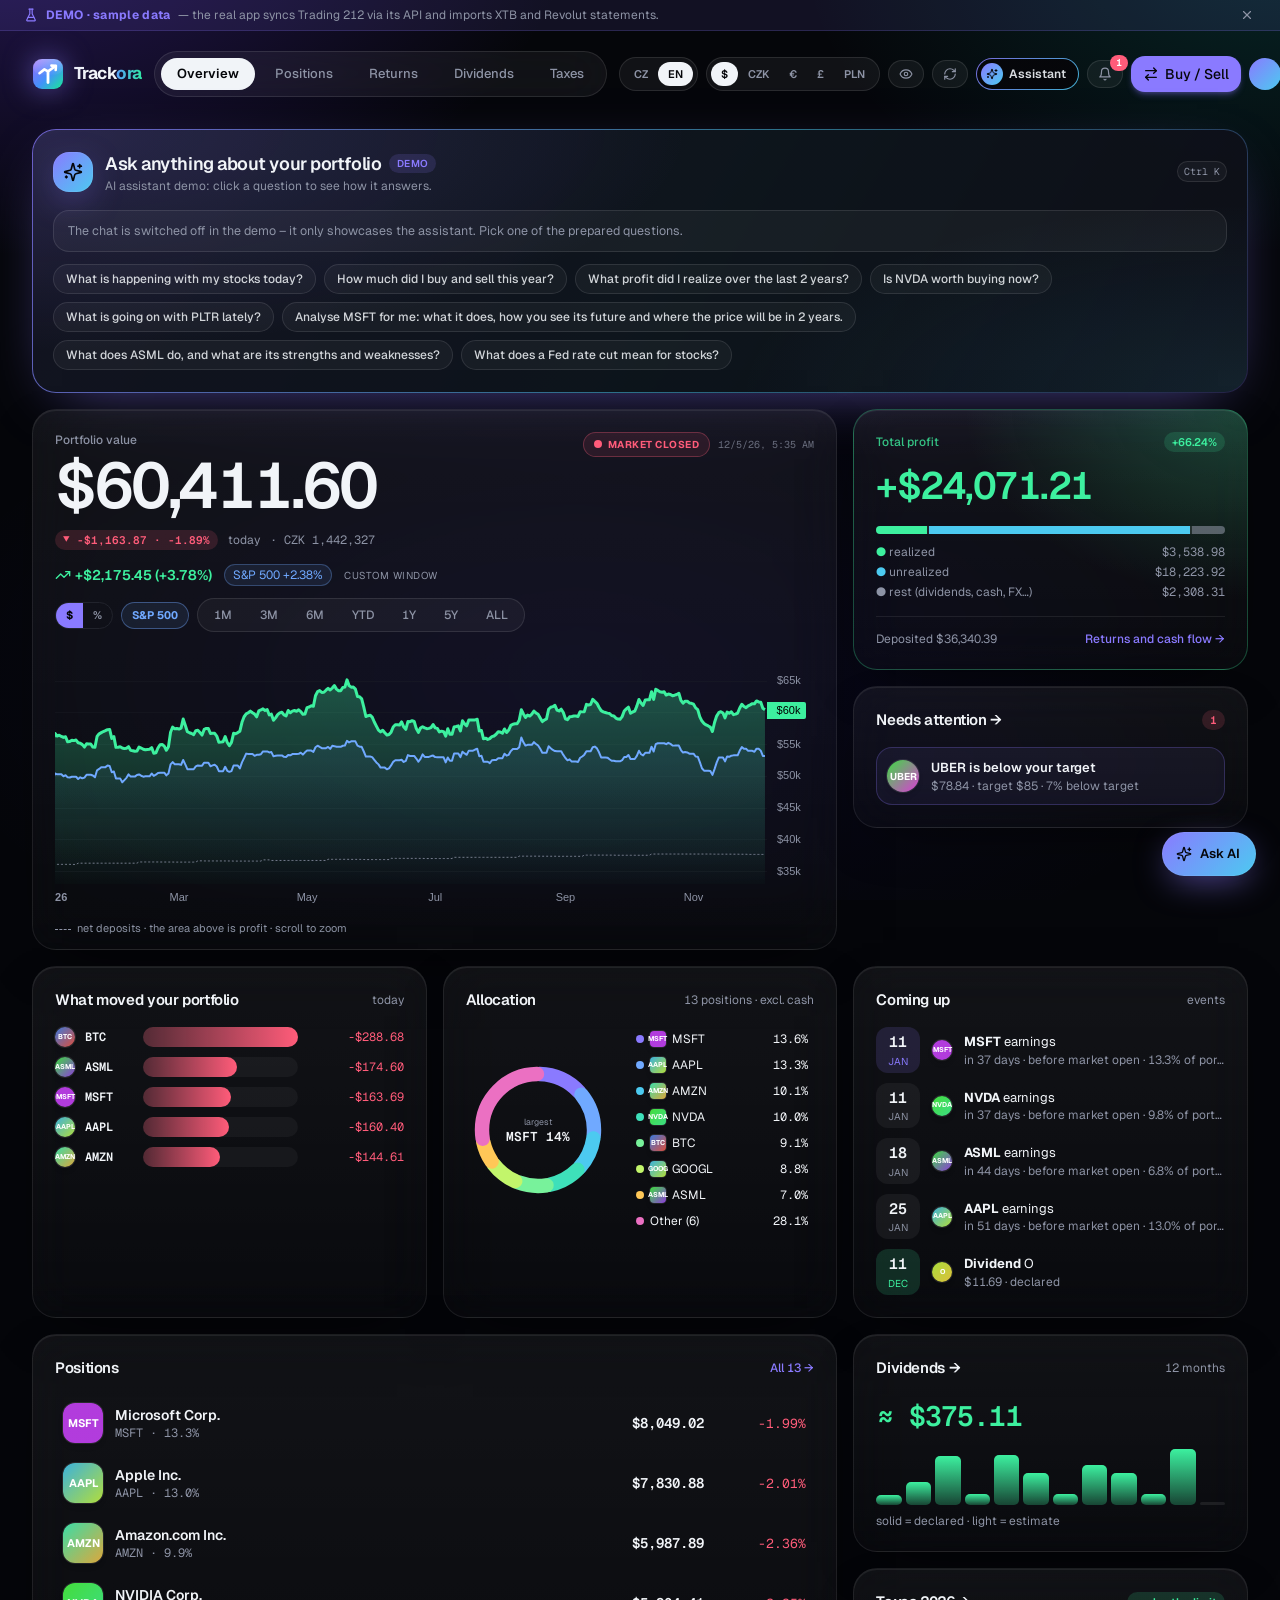
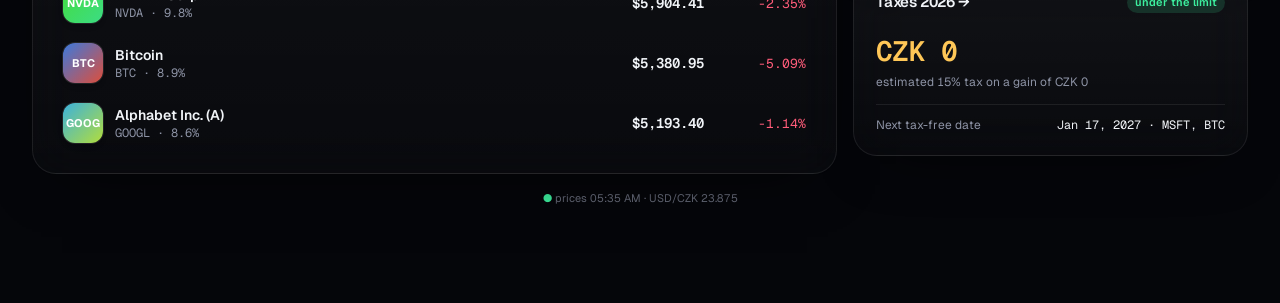
<file: demo/portfolio-tracker/index.html>
<!doctype html>
<html lang="en">
  <head>
    <meta name="robots" content="noindex" />
    <link rel="icon" href="favicon.ico" />
    <meta charset="UTF-8" />
    <meta name="viewport" content="width=device-width, initial-scale=1.0" />
    <title>Trackora · demo</title>
    <meta property="og:url" content="https://zdenekbudicek.github.io/demo/portfolio-tracker/" />
    <meta property="og:title" content="Trackora · live demo" />
    <meta property="og:description" content="Full-stack portfolio tracker by Zdeněk Budíček: broker sync, statement imports and Czech tax calculations. Runs in the browser with synthetic data." />
    <meta property="og:image" content="https://zdenekbudicek.github.io/demo/portfolio-tracker/og-trackora.png" />
    <meta property="og:image:width" content="1200" />
    <meta property="og:image:height" content="630" />
    <meta name="twitter:card" content="summary_large_image" />
    <meta name="twitter:title" content="Trackora · live demo" />
    <meta name="twitter:description" content="Full-stack portfolio tracker: broker sync, statement imports and Czech tax calculations. Synthetic demo data." />
    <meta name="twitter:image" content="https://zdenekbudicek.github.io/demo/portfolio-tracker/og-trackora.png" />
    <meta name="description" content="Trackora — přehled akcií, dividend, výnosů a daní na jednom místě. Track your stocks, dividends, returns and taxes in one place." />
    <meta name="theme-color" content="#0b0c14" />
    <link rel="icon" type="image/svg+xml" href="./favicon.svg" />
    <link rel="alternate icon" href="./favicon.ico" />

    <meta property="og:type" content="website" />
    <script type="module" crossorigin src="./assets/index-D2bS-6de.js"></script>
    <link rel="stylesheet" crossorigin href="./assets/index-DbgBgBwk.css">
  </head>

  <body>
    <div id="root"></div>

  </body>
</html>
</file>
<file: assets/css/site.css>
/* ==========================================================================
   Zdeněk Budíček — portfolio
   Plain CSS, no build step. Dark by default, light via prefers-color-scheme
   or the toggle (html[data-theme]).
   ========================================================================== */

@font-face {
  font-family: "Inter";
  src: url("../fonts/inter-var-latin.woff2") format("woff2");
  font-weight: 100 900;
  font-display: swap;
  unicode-range: U+0000-00FF, U+0131, U+0152-0153, U+02BB-02BC, U+02C6, U+02DA, U+02DC, U+2000-206F, U+2074, U+20AC, U+2122, U+2191, U+2193, U+2212, U+2215, U+FEFF, U+FFFD;
}
@font-face {
  font-family: "Inter";
  src: url("../fonts/inter-var.woff2") format("woff2");
  font-weight: 100 900;
  font-display: swap;
  unicode-range: U+0100-02AF, U+0304, U+0308, U+0329, U+1E00-1E9F, U+1EF2-1EFF, U+2020, U+20A0-20AB, U+20AD-20C0, U+2113, U+2C60-2C7F, U+A720-A7FF;
}
@font-face {
  font-family: "JetBrains Mono";
  src: url("../fonts/jbmono-var.woff2") format("woff2");
  font-weight: 100 800;
  font-display: swap;
  unicode-range: U+0000-00FF, U+2000-206F, U+2192, U+2212;
}
@font-face {
  font-family: "JetBrains Mono";
  src: url("../fonts/jbmono-var-ext.woff2") format("woff2");
  font-weight: 100 800;
  font-display: swap;
  unicode-range: U+0100-02AF, U+1E00-1E9F;
}

:root {
  --bg: #0c0e12;
  --bg-2: #12151b;
  --surface: #161a21;
  --surface-2: #1c212a;
  --line: #262c37;
  --line-2: #323a48;
  --text: #e8ebf0;
  --text-2: #a9b1be;
  --text-3: #7a8494;
  --accent: #ffb020;       /* machine-safety amber */
  --accent-ink: #1a1204;
  --accent-soft: rgba(255, 176, 32, .12);
  --cyan: #5ad1e6;
  --green: #5fd38d;
  --shadow: 0 1px 0 rgba(255,255,255,.03) inset, 0 20px 40px -20px rgba(0,0,0,.6);
  --radius: 14px;
  --radius-sm: 8px;
  --max: 1120px;
  --font: "Inter", ui-sans-serif, system-ui, -apple-system, "Segoe UI", Roboto, sans-serif;
  --mono: "JetBrains Mono", ui-monospace, "Cascadia Code", Consolas, monospace;
  color-scheme: dark;
}

@media (prefers-color-scheme: light) {
  :root:not([data-theme="dark"]) {
    --bg: #f6f5f1;
    --bg-2: #efede7;
    --surface: #ffffff;
    --surface-2: #f7f6f2;
    --line: #e2dfd6;
    --line-2: #d3cfc3;
    --text: #15171b;
    --text-2: #4a505b;
    --text-3: #6f7581;
    --accent: #c77700;
    --accent-ink: #ffffff;
    --accent-soft: rgba(199, 119, 0, .1);
    --cyan: #0b7f95;
    --green: #1d8a4c;
    --shadow: 0 1px 2px rgba(20,20,20,.04), 0 12px 30px -18px rgba(20,20,20,.25);
    color-scheme: light;
  }
}
:root[data-theme="light"] {
  --bg: #f6f5f1;
  --bg-2: #efede7;
  --surface: #ffffff;
  --surface-2: #f7f6f2;
  --line: #e2dfd6;
  --line-2: #d3cfc3;
  --text: #15171b;
  --text-2: #4a505b;
  --text-3: #6f7581;
  --accent: #c77700;
  --accent-ink: #ffffff;
  --accent-soft: rgba(199, 119, 0, .1);
  --cyan: #0b7f95;
  --green: #1d8a4c;
  --shadow: 0 1px 2px rgba(20,20,20,.04), 0 12px 30px -18px rgba(20,20,20,.25);
  color-scheme: light;
}

*, *::before, *::after { box-sizing: border-box; }
html { scroll-behavior: smooth; -webkit-text-size-adjust: 100%; }
@media (prefers-reduced-motion: reduce) { html { scroll-behavior: auto; } }
body {
  margin: 0;
  background: var(--bg);
  color: var(--text);
  font: 16px/1.6 var(--font);
  font-feature-settings: "cv11", "ss01";
  -webkit-font-smoothing: antialiased;
  text-rendering: optimizeLegibility;
  overflow-x: hidden;
}
img, video { max-width: 100%; display: block; }
a { color: inherit; }
::selection { background: var(--accent); color: var(--accent-ink); }
:focus-visible { outline: 2px solid var(--accent); outline-offset: 3px; border-radius: 4px; }

.wrap { max-width: var(--max); margin: 0 auto; padding: 0 24px; }
@media (max-width: 560px) { .wrap { padding: 0 16px; } }

.skip { position: absolute; left: -9999px; }
.skip:focus { left: 16px; top: 16px; z-index: 100; background: var(--accent); color: var(--accent-ink); padding: 8px 12px; border-radius: 6px; }

/* ---------- Header ---------- */
.site-header {
  position: sticky; top: 0; z-index: 50;
  background: color-mix(in srgb, var(--bg) 82%, transparent);
  backdrop-filter: saturate(1.4) blur(12px);
  -webkit-backdrop-filter: saturate(1.4) blur(12px);
  border-bottom: 1px solid transparent;
  transition: border-color .2s;
}
.site-header.scrolled { border-bottom-color: var(--line); }
.nav { display: flex; align-items: center; gap: 24px; height: 64px; }
.brand { display: flex; align-items: center; gap: 10px; text-decoration: none; font-weight: 650; letter-spacing: -.01em; }
.brand-mark {
  width: 30px; height: 30px; border-radius: 8px; display: grid; place-items: center;
  background: var(--accent); color: var(--accent-ink);
  font: 700 12px/1 var(--mono); letter-spacing: -.02em;
}
.nav-links { display: flex; gap: 4px; margin-left: auto; list-style: none; padding: 0; margin-top: 0; margin-bottom: 0; }
.nav-links a {
  display: block; padding: 6px 12px; border-radius: 8px; text-decoration: none;
  color: var(--text-2); font-size: 14px; font-weight: 500;
}
.nav-links a:hover, .nav-links a.active { color: var(--text); background: var(--surface-2); }
.nav-actions { display: flex; gap: 8px; align-items: center; }
.icon-btn {
  width: 36px; height: 36px; display: grid; place-items: center; border-radius: 9px;
  border: 1px solid var(--line); background: var(--surface); color: var(--text-2); cursor: pointer;
}
.icon-btn:hover { color: var(--text); border-color: var(--line-2); }
.icon-btn svg { width: 17px; height: 17px; }
@media (max-width: 820px) {
  .nav { flex-wrap: wrap; height: auto; padding-top: 12px; gap: 8px 16px; }
  .nav-actions { margin-left: auto; }
  .nav-links { order: 3; width: 100%; margin: 0; flex-wrap: wrap; gap: 0; padding-bottom: 8px; }
  .nav-links::-webkit-scrollbar { display: none; }
  .nav-links a { white-space: nowrap; padding: 6px 8px; font-size: 12px; }
}

/* ---------- Buttons ---------- */
.btn {
  display: inline-flex; align-items: center; gap: 8px; height: 42px; padding: 0 18px;
  border-radius: 10px; border: 1px solid var(--line-2); background: var(--surface);
  color: var(--text); text-decoration: none; font-weight: 600; font-size: 14.5px; cursor: pointer;
  transition: transform .15s, background .15s, border-color .15s;
}
.btn:hover { border-color: var(--text-3); transform: translateY(-1px); }
.btn svg { width: 16px; height: 16px; }
.btn-primary { background: var(--accent); border-color: var(--accent); color: var(--accent-ink); }
.btn-primary:hover { border-color: var(--accent); filter: brightness(1.06); }
.btn-sm { height: 34px; padding: 0 12px; font-size: 13.5px; border-radius: 8px; }
@media (max-width: 480px) { .nav-actions .btn-sm span { display: none; } }

/* ---------- Hero ---------- */
.hero { position: relative; padding: 88px 0 56px; }
.hero-grid { display: grid; grid-template-columns: 1.35fr 1fr; gap: 48px; align-items: center; }
@media (max-width: 900px) { .hero-grid { grid-template-columns: 1fr; gap: 32px; } .hero { padding-top: 40px; } .stats { margin-top: 36px; } }
.eyebrow {
  display: inline-flex; align-items: center; gap: 10px; font: 500 12.5px/1 var(--mono);
  color: var(--text-2); letter-spacing: .02em; margin-bottom: 22px;
}
.status-dot { width: 8px; height: 8px; border-radius: 50%; background: var(--green); box-shadow: 0 0 0 4px color-mix(in srgb, var(--green) 20%, transparent); }
.hero h1 {
  font-size: clamp(34px, 4.6vw, 54px); line-height: 1.06; letter-spacing: -.035em;
  margin: 0 0 22px; font-weight: 720; text-wrap: balance;
}
.hero h1 em { font-style: normal; color: var(--accent); }
.lede { font-size: clamp(17px, 1.6vw, 19px); color: var(--text-2); max-width: 60ch; margin: 0 0 30px; text-wrap: pretty; }
.lede strong { color: var(--text); font-weight: 600; }
.hero-cta { display: flex; flex-wrap: wrap; gap: 10px; }

/* ---------- Stats ---------- */
.stats { display: grid; grid-template-columns: repeat(4, 1fr); border: 1px solid var(--line); border-radius: var(--radius); background: var(--surface); margin-top: 56px; overflow: hidden; }
.stat { padding: 20px 22px; border-left: 1px solid var(--line); }
.stat:first-child { border-left: 0; }
.stat-num { font-size: 28px; font-weight: 700; letter-spacing: -.03em; line-height: 1.1; font-variant-numeric: tabular-nums; }
.stat-num small { font-size: 15px; color: var(--text-3); font-weight: 600; margin-left: 2px; }
.stat-label { color: var(--text-2); font-size: 13.5px; line-height: 1.4; margin-top: 6px; }
@media (max-width: 820px) {
  .stats { grid-template-columns: repeat(2, 1fr); }
  .stat:nth-child(3) { border-left: 0; }
  .stat:nth-child(n+3) { border-top: 1px solid var(--line); }
}

/* ---------- Sections ---------- */
section { scroll-margin-top: 72px; }
.section { padding: 88px 0; }
.section + .section { border-top: 1px solid var(--line); }
.section-head { margin-bottom: 40px; }
.eyebrow-k { display: block; font: 600 12px/1 var(--mono); color: var(--accent); letter-spacing: .08em; text-transform: uppercase; margin-bottom: 12px; }
.section-head h2 { font-size: clamp(28px, 3.6vw, 40px); letter-spacing: -.03em; line-height: 1.1; margin: 0; font-weight: 700; }
.section-head p { margin: 10px 0 0; color: var(--text-2); max-width: 62ch; }
@media (max-width: 560px) { .section { padding: 64px 0; } }

.tag-list { display: flex; flex-wrap: wrap; gap: 6px; list-style: none; padding: 0; margin: 0; }
.tag {
  font: 500 12px/1 var(--mono); padding: 6px 9px; border-radius: 6px;
  background: var(--surface-2); color: var(--text-2); border: 1px solid var(--line);
}

/* ---------- Project (featured) ---------- */
.project { display: grid; grid-template-columns: minmax(0, 1fr) minmax(0, 1fr); gap: 44px; align-items: start; padding: 8px 0 72px; }
.project + .project { border-top: 1px dashed var(--line); padding-top: 72px; }
.project:last-of-type { padding-bottom: 0; }
.project.flip .project-media { order: 2; }
@media (max-width: 900px) { .project { grid-template-columns: minmax(0, 1fr); gap: 28px; } .project.flip .project-media { order: 0; } }

.project-meta { display: flex; align-items: center; gap: 12px; margin-bottom: 14px; }
.project-icon { width: 44px; height: 44px; border-radius: 11px; border: 1px solid var(--line); flex: none; }
.project-meta-text { font: 500 12.5px/1.4 var(--mono); color: var(--text-3); }
.project-meta-text strong { display: block; color: var(--text-2); font-weight: 600; }
.pill {
  display: inline-flex; align-items: center; gap: 6px; font: 600 11.5px/1 var(--mono);
  padding: 5px 8px; border-radius: 999px; letter-spacing: .02em; vertical-align: middle;
}
.pill-live { color: var(--green); background: color-mix(in srgb, var(--green) 14%, transparent); }
.pill-live::before { content: ""; width: 6px; height: 6px; border-radius: 50%; background: currentColor; }
.pill-wip { color: var(--cyan); background: color-mix(in srgb, var(--cyan) 14%, transparent); }
.pill-private { color: var(--text-2); background: var(--surface-2); border: 1px solid var(--line); }

.project h3 { font-size: clamp(24px, 2.6vw, 30px); letter-spacing: -.025em; line-height: 1.15; margin: 0 0 12px; font-weight: 700; }
.project-lead { color: var(--text-2); margin: 0 0 20px; font-size: 16.5px; }
.bullets { list-style: none; padding: 0; margin: 0 0 22px; display: grid; gap: 10px; }
.bullets li { position: relative; padding-left: 22px; color: var(--text-2); font-size: 15px; line-height: 1.55; }
.bullets li::before { content: ""; position: absolute; left: 2px; top: .62em; width: 8px; height: 8px; border: 2px solid var(--accent); border-radius: 2px; transform: rotate(45deg) scale(.8); }
.bullets li strong { color: var(--text); font-weight: 600; }
.project-links { display: flex; flex-wrap: wrap; gap: 8px; margin-top: 22px; }
.note { font-size: 13.5px; color: var(--text-3); margin-top: 14px; }

/* Media */
.media-frame { border: 1px solid var(--line); border-radius: var(--radius); overflow: hidden; background: var(--surface); box-shadow: var(--shadow); }
.video-wrap { position: relative; aspect-ratio: 16 / 9; background: #000; }
.video-wrap video, .video-wrap img { width: 100%; height: 100%; object-fit: cover; }
.play {
  position: absolute; inset: 0; display: grid; place-items: center; border: 0; cursor: pointer;
  background: linear-gradient(180deg, transparent 50%, rgba(0,0,0,.45));
}
.play span {
  width: 68px; height: 68px; border-radius: 50%; display: grid; place-items: center;
  background: var(--accent); color: var(--accent-ink); box-shadow: 0 10px 30px rgba(0,0,0,.4);
  transition: transform .2s;
}
.play:hover span { transform: scale(1.07); }
.play svg { width: 24px; height: 24px; margin-left: 3px; }
.play small { position: absolute; left: 16px; bottom: 12px; font: 600 12px/1 var(--mono); color: #fff; letter-spacing: .04em; }

.shots {
  display: flex; align-items: flex-start; gap: 10px; overflow-x: auto; padding: 12px; scroll-snap-type: x mandatory;
  scrollbar-width: thin; scrollbar-color: var(--line-2) transparent;
}
.shots button { flex: 0 0 auto; width: 118px; padding: 0; border: 1px solid var(--line); border-radius: 10px; overflow: hidden; cursor: zoom-in; background: var(--surface-2); scroll-snap-align: start; transition: border-color .15s, transform .15s; }
.shots button:hover { border-color: var(--accent); transform: translateY(-2px); }
.shots img { width: 100%; height: auto; aspect-ratio: 9 / 16; object-fit: cover; }
.media-caption { display: flex; justify-content: space-between; gap: 12px; padding: 10px 14px; border-top: 1px solid var(--line); font: 500 12px/1.4 var(--mono); color: var(--text-3); }

/* Browser mockup for the web app */
.browser { border: 1px solid var(--line); border-radius: var(--radius); overflow: hidden; background: var(--surface); box-shadow: var(--shadow); }
.browser-bar { display: flex; align-items: center; gap: 12px; padding: 10px 14px; border-bottom: 1px solid var(--line); background: var(--surface-2); }
.dots { display: flex; gap: 6px; }
.dots i { width: 10px; height: 10px; border-radius: 50%; background: var(--line-2); }
.url { flex: 1; font: 500 12px/1 var(--mono); color: var(--text-3); background: var(--bg); border: 1px solid var(--line); padding: 7px 10px; border-radius: 7px; white-space: nowrap; overflow: hidden; text-overflow: ellipsis; }
.browser-body { position: relative; aspect-ratio: 16 / 10; background: var(--bg-2); }
.browser-body img { width: 100%; height: 100%; object-fit: cover; object-position: top; }
.browser-body .overlay-cta { position: absolute; right: 14px; bottom: 14px; }
.tabs-strip { display: flex; flex-wrap: wrap; gap: 6px; padding: 10px 12px; border-top: 1px solid var(--line); overflow-x: auto; scrollbar-width: none; }
.tabs-strip::-webkit-scrollbar { display: none; }
.tabs-strip button {
  flex: none; font: 500 12px/1 var(--mono); padding: 7px 10px; border-radius: 7px; cursor: pointer;
  border: 1px solid var(--line); background: transparent; color: var(--text-2);
}
.tabs-strip button[aria-pressed="true"] { background: var(--accent-soft); border-color: color-mix(in srgb, var(--accent) 45%, transparent); color: var(--accent); }

/* Pipeline diagram (BuiltMind) */
.pipeline { padding: 22px; }
.pipeline-title { font: 500 12px/1 var(--mono); color: var(--text-3); letter-spacing: .06em; text-transform: uppercase; margin-bottom: 18px; }
.pipe { display: grid; grid-template-columns: 1fr auto 1fr auto 1fr; align-items: stretch; gap: 8px; }
.pipe-node { border: 1px solid var(--line); border-radius: 10px; padding: 12px; background: var(--surface-2); }
.pipe-node b { display: block; font-size: 13.5px; margin-bottom: 4px; }
.pipe-node span { display: block; font-size: 12.5px; color: var(--text-3); line-height: 1.45; }
.pipe-arrow { display: grid; place-items: center; color: var(--accent); font: 600 16px/1 var(--mono); }
.pipe-sub { display: grid; grid-template-columns: 1fr 1fr; gap: 8px; margin-top: 8px; }
@media (max-width: 560px) { .pipe { grid-template-columns: 1fr; } .pipe-arrow { transform: rotate(90deg); padding: 2px 0; } .pipe-sub { grid-template-columns: 1fr; } }

.quote { margin: 18px 0 0; padding: 18px 20px; border-top: 1px solid var(--line); }
.quote p { margin: 0 0 10px; font-size: 15px; color: var(--text); line-height: 1.55; }
.quote p::before { content: "“"; color: var(--accent); font-weight: 700; margin-right: 2px; }
.quote p::after { content: "”"; color: var(--accent); font-weight: 700; margin-left: 1px; }
.quote footer { font-size: 13px; color: var(--text-3); display: flex; justify-content: space-between; gap: 12px; flex-wrap: wrap; }
.quote footer a { color: var(--text-2); }

/* Three phone captures for Lock Spin */
.trio { display: grid; grid-template-columns: repeat(3, 1fr); gap: 10px; padding: 12px; }
.trio > * { width: 100%; height: auto; aspect-ratio: 9 / 16; object-fit: cover; border-radius: 10px; border: 1px solid var(--line); background: var(--surface-2); }

/* ---------- Other projects ---------- */
.mini-grid { display: grid; grid-template-columns: repeat(auto-fit, minmax(min(100%, 420px), 1fr)); gap: 14px; margin-top: 64px; }
@media (max-width: 720px) { .mini-grid { grid-template-columns: 1fr; } }
.mini { border: 1px solid var(--line); border-radius: var(--radius); padding: 20px; background: var(--surface); display: flex; flex-direction: column; gap: 10px; }
.mini-top { display: flex; justify-content: space-between; align-items: baseline; gap: 12px; }
.mini h4 { margin: 0; font-size: 17px; letter-spacing: -.01em; }
.mini-year { font: 500 12px/1 var(--mono); color: var(--text-3); }
.mini p { margin: 0; color: var(--text-2); font-size: 14.5px; }
.mini .tag-list { margin-top: auto; padding-top: 6px; }
.mini .btn { align-self: flex-start; margin-top: 4px; }
.subhead { font: 600 13px/1 var(--mono); color: var(--text-3); letter-spacing: .06em; text-transform: uppercase; margin: 72px 0 0; }
.subhead + .mini-grid { margin-top: 18px; }

/* ---------- Experience ---------- */
.timeline { position: relative; display: grid; gap: 0; }
.job { display: grid; grid-template-columns: 220px 1fr; gap: 32px; padding: 28px 0; border-top: 1px solid var(--line); }
.job:first-child { border-top: 0; padding-top: 0; }
@media (max-width: 720px) { .job { grid-template-columns: 1fr; gap: 10px; } }
.job-when { font: 500 13px/1.5 var(--mono); color: var(--text-3); }
.job-when strong { display: block; color: var(--text-2); font-weight: 600; }
.job h3 { margin: 0 0 4px; font-size: 21px; letter-spacing: -.02em; }
.job-org { color: var(--text-2); margin: 0 0 14px; font-size: 15px; }
.job-org a { color: var(--text-2); text-underline-offset: 3px; }
.job .bullets { margin-bottom: 0; }
.job-summary { color: var(--text-2); margin: 0 0 14px; font-size: 15px; }

/* ---------- Strengths ("how I work") ---------- */
.cards { display: grid; grid-template-columns: repeat(3, 1fr); gap: 14px; }
@media (max-width: 900px) { .cards { grid-template-columns: 1fr; } }
.card { border: 1px solid var(--line); border-radius: var(--radius); padding: 22px; background: var(--surface); }
.card-k { font: 500 12px/1 var(--mono); color: var(--accent); letter-spacing: .04em; }
.card h3 { margin: 12px 0 8px; font-size: 18px; letter-spacing: -.015em; }
.card p { margin: 0; color: var(--text-2); font-size: 14.5px; }

.workflow { margin-top: 14px; border: 1px solid var(--line); border-radius: var(--radius); background: var(--surface); padding: 22px; display: grid; grid-template-columns: 260px 1fr; gap: 28px; align-items: center; }
@media (max-width: 900px) { .workflow { grid-template-columns: 1fr; } }
.workflow h3 { margin: 10px 0 6px; font-size: 18px; }
.workflow p { margin: 0; color: var(--text-2); font-size: 14.5px; }
.steps { display: grid; grid-template-columns: repeat(5, 1fr); gap: 8px; list-style: none; margin: 0; padding: 0; counter-reset: s; }
@media (max-width: 720px) { .steps { grid-template-columns: 1fr 1fr; } }
.steps li { border: 1px solid var(--line); border-radius: 10px; padding: 12px; background: var(--surface-2); counter-increment: s; }
.steps li::before { content: "0" counter(s); display: block; font: 500 11.5px/1 var(--mono); color: var(--text-3); margin-bottom: 8px; }
.steps b { display: block; font-size: 14px; }
.steps span { display: block; font-size: 12.5px; color: var(--text-3); line-height: 1.45; margin-top: 3px; }

/* ---------- Skills ---------- */
.skills { display: grid; grid-template-columns: repeat(3, 1fr); gap: 14px; }
@media (max-width: 900px) { .skills { grid-template-columns: 1fr 1fr; } }
@media (max-width: 560px) { .skills { grid-template-columns: 1fr; } }
.skill-group { border: 1px solid var(--line); border-radius: var(--radius); padding: 20px; background: var(--surface); }
.skill-group h3 { margin: 0 0 4px; font-size: 16px; }
.skill-group .where { font-size: 13px; color: var(--text-3); margin: 0 0 14px; }

/* ---------- Contact ---------- */
.contact { display: grid; grid-template-columns: 1.2fr 1fr; gap: 40px; align-items: center; }
@media (max-width: 820px) { .contact { grid-template-columns: 1fr; } }
.contact h2 { font-size: clamp(30px, 4.2vw, 48px); letter-spacing: -.035em; line-height: 1.05; margin: 12px 0 16px; }
.contact p { color: var(--text-2); margin: 0 0 24px; max-width: 52ch; }
.contact-list { list-style: none; padding: 0; margin: 0; border: 1px solid var(--line); border-radius: var(--radius); background: var(--surface); }
.contact-list li { border-top: 1px solid var(--line); }
.contact-list li:first-child { border-top: 0; }
.contact-list a, .contact-list div { display: flex; align-items: center; gap: 14px; padding: 16px 18px; text-decoration: none; }
.contact-list a:hover { background: var(--surface-2); }
.contact-list svg { width: 18px; height: 18px; color: var(--text-3); flex: none; }
.contact-list .k { font: 500 12px/1 var(--mono); color: var(--text-3); width: 72px; flex: none; }
.contact-list .v { font-weight: 550; overflow-wrap: anywhere; }
.contact-list .copy { margin-left: auto; font: 500 12px/1 var(--mono); color: var(--text-3); }

.site-footer { border-top: 1px solid var(--line); padding: 28px 0 40px; color: var(--text-3); font-size: 13.5px; }
.site-footer .wrap { display: flex; justify-content: space-between; gap: 16px; flex-wrap: wrap; }

/* ---------- Lightbox ---------- */
.lightbox { position: fixed; inset: 0; z-index: 100; display: none; place-items: center; background: rgba(5,6,8,.88); padding: 24px; }
.lightbox.open { display: grid; }
.lightbox img { max-height: 88vh; width: auto; border-radius: 12px; box-shadow: 0 30px 80px rgba(0,0,0,.6); }
.lightbox button { position: absolute; top: 16px; right: 16px; }
/* Document mode (reference letter): full width, full quality, scrolls if taller than the screen. */
.lightbox.doc { place-items: start center; overflow-y: auto; padding: 64px 16px 40px; }
.lightbox.doc img { max-height: none; width: min(774px, 100%); height: auto; border-radius: 6px; background: #fff; }
.lightbox.doc [data-lb="close"] { position: fixed; }
.lightbox .lb-file { display: none; }
.lightbox.doc .lb-file { display: inline-flex; position: fixed; top: 16px; right: 64px; }
.lb-nav { position: absolute; top: 50%; transform: translateY(-50%); }
.lb-prev { left: 16px; right: auto !important; top: 50% !important; }
.lb-next { right: 16px; top: 50% !important; }

/* ---------- Reveal on scroll ---------- */
/* Hidden only once site.js has run, so content never stays invisible if the script fails. */
.js-ready .reveal { opacity: 0; transform: translateY(14px); transition: opacity .6s ease, transform .6s ease; }
.js-ready .reveal.in { opacity: 1; transform: none; }
@media (prefers-reduced-motion: reduce) { .js-ready .reveal { opacity: 1; transform: none; transition: none; } }

.toast { position: fixed; left: 50%; bottom: 24px; transform: translate(-50%, 20px); opacity: 0; z-index: 120; background: var(--text); color: var(--bg); padding: 10px 14px; border-radius: 8px; font-size: 14px; font-weight: 600; transition: .2s; pointer-events: none; }
.toast.show { opacity: 1; transform: translate(-50%, 0); }

.todo { background: #ffe06633; outline: 1px dashed #e0b400; border-radius: 3px; padding: 0 3px; }

/* ---------- Language switch ---------- */
/* Segmented control with a sliding thumb (iOS-style). */
.lang-switch {
  position: relative; display: inline-grid; grid-template-columns: 1fr 1fr; align-items: stretch;
  height: 36px; padding: 3px; border-radius: 999px; background: var(--surface-2); border: 1px solid var(--line);
}
.lang-switch::before {
  content: ""; position: absolute; top: 3px; bottom: 3px; left: 3px; width: calc(50% - 3px);
  border-radius: 999px; background: var(--surface);
  box-shadow: 0 1px 2px rgba(0,0,0,.18), 0 0 0 1px var(--line-2);
  transition: transform .28s cubic-bezier(.3,.7,.3,1);
}
.lang-switch[data-active="cs"]::before { transform: translateX(100%); }
.lang-switch button {
  position: relative; z-index: 1; min-width: 40px; padding: 0 12px; border: 0; border-radius: 999px;
  background: transparent; color: var(--text-3); font: 650 12.5px/1 var(--font); letter-spacing: .02em; cursor: pointer;
  transition: color .2s;
}
.lang-switch button[aria-pressed="true"] { color: var(--text); }
.lang-switch button:hover { color: var(--text); }
@media (prefers-reduced-motion: reduce) { .lang-switch::before { transition: none; } }

/* ---------- Hero reference card ---------- */
.ref-card { border: 1px solid var(--line); border-radius: var(--radius); background: var(--surface); box-shadow: var(--shadow); overflow: hidden; }
.ref-head { display: flex; align-items: center; justify-content: space-between; gap: 12px; padding: 14px 18px; border-bottom: 1px solid var(--line); }
.ref-head span { font: 600 12px/1 var(--mono); letter-spacing: .08em; text-transform: uppercase; color: var(--text-3); }
.ref-body { display: grid; grid-template-columns: 112px 1fr; gap: 18px; padding: 18px; align-items: start; }
.ref-thumb { display: block; padding: 0; border: 1px solid var(--line); border-radius: 8px; overflow: hidden; background: #fff; cursor: zoom-in; transform: rotate(-2deg); box-shadow: 0 8px 20px -10px rgba(0,0,0,.4); transition: transform .2s; }
.ref-thumb:hover { transform: rotate(0) scale(1.03); }
.ref-thumb img { width: 100%; height: auto; }
.ref-quote { margin: 0; font-size: 16.5px; line-height: 1.5; color: var(--text); text-wrap: pretty; }
.ref-quote::before { content: "\201C"; color: var(--accent); font-weight: 800; }
.ref-quote::after { content: "\201D"; color: var(--accent); font-weight: 800; }
.ref-who { margin: 12px 0 0; font-size: 13.5px; color: var(--text-3); }
.ref-who strong { color: var(--text-2); font-weight: 600; }
.ref-actions { display: flex; gap: 8px; flex-wrap: wrap; padding: 0 18px 18px; }
@media (max-width: 480px) { .ref-body { grid-template-columns: 1fr; } .ref-thumb { width: 150px; } }

/* ---------- Growth timeline ---------- */
.growth { position: relative; list-style: none; margin: 0; padding: 0; display: grid; }
.growth::before { content: ""; position: absolute; left: 111px; top: 8px; bottom: 8px; width: 2px; background: linear-gradient(var(--line-2), var(--accent) 85%); border-radius: 2px; }
.growth li { position: relative; display: grid; grid-template-columns: 96px 1fr; gap: 40px; padding: 14px 0; }
.growth li::before { content: ""; position: absolute; left: 106px; top: 21px; width: 12px; height: 12px; border-radius: 50%; background: var(--bg); border: 2px solid var(--line-2); }
.growth li.hl::before { border-color: var(--accent); background: var(--accent); box-shadow: 0 0 0 5px var(--accent-soft); }
.growth time { font: 600 13px/1.4 var(--mono); color: var(--text-3); text-align: right; padding-top: 2px; }
.growth b { display: block; font-size: 16px; letter-spacing: -.01em; }
.growth p { margin: 3px 0 0; color: var(--text-2); font-size: 14.5px; max-width: 70ch; }
.growth .tag-list { margin-top: 8px; }
@media (max-width: 560px) {
  .growth::before { left: 5px; }
  .growth li { grid-template-columns: 1fr; gap: 2px; padding-left: 26px; }
  .growth li::before { left: 0; top: 18px; }
  .growth time { text-align: left; }
}

/* ---------- Simulated tool windows ---------- */
.sim { border: 1px solid var(--line); border-radius: var(--radius); background: var(--surface); box-shadow: var(--shadow); overflow: hidden; }
.sim-bar { display: flex; align-items: center; gap: 10px; padding: 10px 14px; border-bottom: 1px solid var(--line); background: var(--surface-2); }
.sim-bar .title { font: 600 12.5px/1 var(--mono); color: var(--text-2); }
.sim-bar .demo-tag { margin-left: auto; font: 600 10.5px/1 var(--mono); letter-spacing: .06em; text-transform: uppercase; color: var(--cyan); background: color-mix(in srgb, var(--cyan) 12%, transparent); padding: 5px 7px; border-radius: 999px; white-space: nowrap; }
.sim-body { padding: 16px; display: grid; gap: 12px; }
.sim-src { display: flex; gap: 8px; align-items: center; font: 500 12px/1.3 var(--mono); color: var(--text-3); flex-wrap: wrap; }
.sim-src code { color: var(--text); background: var(--bg); border: 1px solid var(--line); border-radius: 6px; padding: 6px 8px; overflow-wrap: anywhere; }
.sim-actions { display: flex; flex-wrap: wrap; gap: 6px; }
.sim-actions button { font: 600 12.5px/1 var(--font); height: 32px; padding: 0 12px; border-radius: 8px; border: 1px solid var(--line-2); background: var(--bg); color: var(--text); cursor: pointer; }
.sim-actions button:hover:not(:disabled) { border-color: var(--accent); }
.sim-actions button.primary { background: var(--accent); border-color: var(--accent); color: var(--accent-ink); }
.sim-actions button:disabled { opacity: .45; cursor: default; }
.sim-table-wrap { overflow-x: auto; }
.sim-table { width: 100%; border-collapse: collapse; font: 500 12.5px/1.3 var(--mono); }
.sim-table th { text-align: left; color: var(--text-3); font-weight: 600; padding: 6px 8px; border-bottom: 1px solid var(--line); white-space: nowrap; }
.sim-table td { padding: 7px 8px; border-bottom: 1px solid var(--line); color: var(--text-2); white-space: nowrap; }
.sim-table tr:last-child td { border-bottom: 0; }
.sim-table td.num { text-align: right; font-variant-numeric: tabular-nums; }
.st { display: inline-flex; align-items: center; gap: 5px; padding: 3px 7px; border-radius: 999px; font-size: 11px; white-space: nowrap; background: var(--surface-2); color: var(--text-3); }
.st.ok { color: var(--green); background: color-mix(in srgb, var(--green) 13%, transparent); }
.st.warn { color: #e5484d; background: color-mix(in srgb, #e5484d 13%, transparent); }
.st.fix { color: var(--cyan); background: color-mix(in srgb, var(--cyan) 13%, transparent); }
.sim-log { margin: 0; font: 500 12px/1.6 var(--mono); color: var(--text-3); background: var(--bg); border: 1px solid var(--line); border-radius: 8px; padding: 10px 12px; min-height: 5.2em; white-space: pre-wrap; }
.sim-log b { color: var(--text); font-weight: 600; }
.sim-log .g { color: var(--green); }
.sim-log .r { color: #e5484d; }

/* Chart extractor */
.cx-modes { display: inline-flex; border: 1px solid var(--line); border-radius: 8px; overflow: hidden; }
.cx-modes button { border: 0; background: transparent; color: var(--text-3); font: 600 12px/1 var(--mono); padding: 8px 10px; cursor: pointer; }
.cx-modes button[aria-pressed="true"] { background: var(--accent-soft); color: var(--accent); }
.cx-pages { display: grid; grid-template-columns: repeat(6, 1fr); gap: 8px; }
.cx-page { position: relative; aspect-ratio: 3 / 4; border: 1px solid var(--line); border-radius: 6px; background: var(--bg); padding: 8px 7px 18px; display: flex; flex-direction: column; gap: 4px; overflow: hidden; transition: border-color .2s, box-shadow .2s, transform .2s; }
.cx-page i { display: block; height: 3px; border-radius: 2px; background: var(--line-2); flex: none; }
.cx-page i:nth-child(3n) { width: 70%; }
.cx-page svg { width: 100%; height: auto; margin: 2px 0; flex: none; }
.cx-page .score { position: absolute; left: 3px; right: 3px; bottom: 4px; text-align: center; font: 600 9.5px/1.2 var(--mono); color: var(--text-3); opacity: 0; transition: opacity .2s; }
.cx-page.scan { border-color: var(--cyan); box-shadow: 0 0 0 3px color-mix(in srgb, var(--cyan) 20%, transparent); transform: translateY(-2px); }
.cx-page.done .score { opacity: 1; }
.cx-page.hit { border-color: var(--green); }
.cx-page.hit .score { color: var(--green); }
.cx-out { display: grid; grid-template-columns: 1.2fr 1fr; gap: 12px; align-items: start; }
.cx-chart { border: 1px solid var(--line); border-radius: 8px; background: var(--bg); padding: 8px; }
.cx-chart svg { width: 100%; height: auto; display: block; }
.cx-chart .cap { font: 600 11px/1.3 var(--mono); color: var(--text-3); margin-bottom: 4px; }
.cx-chart .ln { fill: none; stroke: var(--accent); stroke-width: 2.2; stroke-linecap: round; stroke-linejoin: round; }
.cx-chart .ax { stroke: var(--line-2); stroke-width: 1; }
.cx-chart .pt { fill: var(--accent); }
@media (max-width: 560px) { .cx-pages { grid-template-columns: repeat(3, 1fr); } .cx-out { grid-template-columns: 1fr; } }
[hidden] { display: none !important; }
.sim-table td[colspan] { white-space: normal; }
.sim-table td[colspan] .st { white-space: normal; border-radius: 8px; line-height: 1.4; }
.cx-status { margin: 8px 0 0; }
.cx-status .st { white-space: normal; border-radius: 8px; line-height: 1.4; }

/* 4Corners: portrait trailer beside a 2x2 screenshot grid */
.fc-media { display: grid; grid-template-columns: 1fr 1fr; gap: 10px; padding: 12px; align-items: start; }
.video-wrap.portrait { aspect-ratio: 9 / 16; border-radius: 10px; overflow: hidden; }
.shots-grid { display: grid; grid-template-columns: 1fr 1fr; gap: 10px; }
.shots-grid button { padding: 0; border: 1px solid var(--line); border-radius: 10px; overflow: hidden; cursor: zoom-in; background: var(--surface-2); transition: border-color .15s, transform .15s; }
.shots-grid button:hover { border-color: var(--accent); transform: translateY(-2px); }
.shots-grid img { width: 100%; height: auto; aspect-ratio: 9 / 16; object-fit: cover; }
.video-wrap.portrait .play span { width: 56px; height: 56px; }

/* Fullscreen / native player: never crop the video. */
.video-wrap.portrait video { object-fit: contain; background: #000; }
video:fullscreen { object-fit: contain !important; background: #000; }
video:-webkit-full-screen { object-fit: contain !important; background: #000; }

/* 4Corners: two portrait videos + a row of screenshots */
.fc-media { grid-template-columns: 1fr 1fr; padding: 12px 12px 0; }
.shots-row { display: grid; grid-template-columns: repeat(4, 1fr); gap: 10px; padding: 10px 12px 12px; }
.shots-row button { padding: 0; border: 1px solid var(--line); border-radius: 10px; overflow: hidden; cursor: zoom-in; background: var(--surface-2); transition: border-color .15s, transform .15s; }
.shots-row button:hover { border-color: var(--accent); transform: translateY(-2px); }
.shots-row img { width: 100%; height: auto; aspect-ratio: 9 / 16; object-fit: cover; }

/* Chrone.cz: big first shot + thumbnails */
.land-gallery { display: grid; grid-template-columns: repeat(3, 1fr); gap: 8px; padding: 12px; }
.land-gallery button { padding: 0; border: 1px solid var(--line); border-radius: 8px; overflow: hidden; cursor: zoom-in; background: #000; transition: border-color .15s, transform .15s; }
.land-gallery button:hover { border-color: var(--accent); transform: translateY(-2px); }
.land-gallery img { width: 100%; height: 100%; aspect-ratio: 16 / 10; object-fit: cover; }
.land-gallery button:first-child { grid-column: 1 / -1; }
.land-gallery button:first-child img { aspect-ratio: 16 / 10; }

.land-gallery button.wide { grid-column: 1 / -1; }
.land-gallery button.wide img { aspect-ratio: auto; height: auto; }
</file>
<file: demo/portfolio-tracker/assets/index-DbgBgBwk.css>
@import"https://fonts.googleapis.com/css2?family=Geist:wght@300;400;500;600;700;800&family=Geist+Mono:wght@400;500;600;700&display=swap";*,:before,:after{--tw-border-spacing-x: 0;--tw-border-spacing-y: 0;--tw-translate-x: 0;--tw-translate-y: 0;--tw-rotate: 0;--tw-skew-x: 0;--tw-skew-y: 0;--tw-scale-x: 1;--tw-scale-y: 1;--tw-pan-x: ;--tw-pan-y: ;--tw-pinch-zoom: ;--tw-scroll-snap-strictness: proximity;--tw-gradient-from-position: ;--tw-gradient-via-position: ;--tw-gradient-to-position: ;--tw-ordinal: ;--tw-slashed-zero: ;--tw-numeric-figure: ;--tw-numeric-spacing: ;--tw-numeric-fraction: ;--tw-ring-inset: ;--tw-ring-offset-width: 0px;--tw-ring-offset-color: #fff;--tw-ring-color: rgb(59 130 246 / .5);--tw-ring-offset-shadow: 0 0 #0000;--tw-ring-shadow: 0 0 #0000;--tw-shadow: 0 0 #0000;--tw-shadow-colored: 0 0 #0000;--tw-blur: ;--tw-brightness: ;--tw-contrast: ;--tw-grayscale: ;--tw-hue-rotate: ;--tw-invert: ;--tw-saturate: ;--tw-sepia: ;--tw-drop-shadow: ;--tw-backdrop-blur: ;--tw-backdrop-brightness: ;--tw-backdrop-contrast: ;--tw-backdrop-grayscale: ;--tw-backdrop-hue-rotate: ;--tw-backdrop-invert: ;--tw-backdrop-opacity: ;--tw-backdrop-saturate: ;--tw-backdrop-sepia: ;--tw-contain-size: ;--tw-contain-layout: ;--tw-contain-paint: ;--tw-contain-style: }::backdrop{--tw-border-spacing-x: 0;--tw-border-spacing-y: 0;--tw-translate-x: 0;--tw-translate-y: 0;--tw-rotate: 0;--tw-skew-x: 0;--tw-skew-y: 0;--tw-scale-x: 1;--tw-scale-y: 1;--tw-pan-x: ;--tw-pan-y: ;--tw-pinch-zoom: ;--tw-scroll-snap-strictness: proximity;--tw-gradient-from-position: ;--tw-gradient-via-position: ;--tw-gradient-to-position: ;--tw-ordinal: ;--tw-slashed-zero: ;--tw-numeric-figure: ;--tw-numeric-spacing: ;--tw-numeric-fraction: ;--tw-ring-inset: ;--tw-ring-offset-width: 0px;--tw-ring-offset-color: #fff;--tw-ring-color: rgb(59 130 246 / .5);--tw-ring-offset-shadow: 0 0 #0000;--tw-ring-shadow: 0 0 #0000;--tw-shadow: 0 0 #0000;--tw-shadow-colored: 0 0 #0000;--tw-blur: ;--tw-brightness: ;--tw-contrast: ;--tw-grayscale: ;--tw-hue-rotate: ;--tw-invert: ;--tw-saturate: ;--tw-sepia: ;--tw-drop-shadow: ;--tw-backdrop-blur: ;--tw-backdrop-brightness: ;--tw-backdrop-contrast: ;--tw-backdrop-grayscale: ;--tw-backdrop-hue-rotate: ;--tw-backdrop-invert: ;--tw-backdrop-opacity: ;--tw-backdrop-saturate: ;--tw-backdrop-sepia: ;--tw-contain-size: ;--tw-contain-layout: ;--tw-contain-paint: ;--tw-contain-style: }*,:before,:after{box-sizing:border-box;border-width:0;border-style:solid;border-color:#e5e7eb}:before,:after{--tw-content: ""}html,:host{line-height:1.5;-webkit-text-size-adjust:100%;-moz-tab-size:4;-o-tab-size:4;tab-size:4;font-family:ui-sans-serif,system-ui,sans-serif,"Apple Color Emoji","Segoe UI Emoji",Segoe UI Symbol,"Noto Color Emoji";font-feature-settings:normal;font-variation-settings:normal;-webkit-tap-highlight-color:transparent}body{margin:0;line-height:inherit}hr{height:0;color:inherit;border-top-width:1px}abbr:where([title]){-webkit-text-decoration:underline dotted;text-decoration:underline dotted}h1,h2,h3,h4,h5,h6{font-size:inherit;font-weight:inherit}a{color:inherit;text-decoration:inherit}b,strong{font-weight:bolder}code,kbd,samp,pre{font-family:Geist Mono,ui-monospace,monospace;font-feature-settings:normal;font-variation-settings:normal;font-size:1em}small{font-size:80%}sub,sup{font-size:75%;line-height:0;position:relative;vertical-align:baseline}sub{bottom:-.25em}sup{top:-.5em}table{text-indent:0;border-color:inherit;border-collapse:collapse}button,input,optgroup,select,textarea{font-family:inherit;font-feature-settings:inherit;font-variation-settings:inherit;font-size:100%;font-weight:inherit;line-height:inherit;letter-spacing:inherit;color:inherit;margin:0;padding:0}button,select{text-transform:none}button,input:where([type=button]),input:where([type=reset]),input:where([type=submit]){-webkit-appearance:button;background-color:transparent;background-image:none}:-moz-focusring{outline:auto}:-moz-ui-invalid{box-shadow:none}progress{vertical-align:baseline}::-webkit-inner-spin-button,::-webkit-outer-spin-button{height:auto}[type=search]{-webkit-appearance:textfield;outline-offset:-2px}::-webkit-search-decoration{-webkit-appearance:none}::-webkit-file-upload-button{-webkit-appearance:button;font:inherit}summary{display:list-item}blockquote,dl,dd,h1,h2,h3,h4,h5,h6,hr,figure,p,pre{margin:0}fieldset{margin:0;padding:0}legend{padding:0}ol,ul,menu{list-style:none;margin:0;padding:0}dialog{padding:0}textarea{resize:vertical}input::-moz-placeholder,textarea::-moz-placeholder{opacity:1;color:#9ca3af}input::placeholder,textarea::placeholder{opacity:1;color:#9ca3af}button,[role=button]{cursor:pointer}:disabled{cursor:default}img,svg,video,canvas,audio,iframe,embed,object{display:block;vertical-align:middle}img,video{max-width:100%;height:auto}[hidden]:where(:not([hidden=until-found])){display:none}:root{--background: 228 29% 3%;--foreground: 220 33% 96%;--card: 228 24% 7%;--card-foreground: 220 33% 96%;--popover: 228 24% 8%;--popover-foreground: 220 33% 96%;--primary: 247 100% 74%;--primary-foreground: 228 29% 3%;--primary-glow: 262 100% 82%;--secondary: 228 18% 12%;--secondary-foreground: 220 20% 82%;--muted: 228 16% 11%;--muted-foreground: 225 12% 60%;--accent: 228 18% 14%;--accent-foreground: 220 33% 96%;--destructive: 349 100% 68%;--destructive-foreground: 210 40% 98%;--border: 228 14% 15%;--input: 228 14% 17%;--ring: 247 100% 74%;--radius: 1rem;--profit: 153 86% 59%;--profit-glow: 153 100% 72%;--loss: 349 100% 68%;--loss-glow: 349 100% 78%;--warning: 40 100% 67%;--info: 216 100% 72%;--info-glow: 216 100% 82%;--violet: 247 100% 74%;--cyan: 194 85% 62%;--chart-1: 247 100% 74%;--chart-2: 216 100% 72%;--chart-3: 194 85% 62%;--chart-4: 166 72% 56%;--chart-5: 137 82% 71%;--chart-6: 82 87% 69%;--chart-7: 40 100% 67%;--chart-8: 320 75% 68%;--chart-9: 25 95% 64%;--sidebar-background: 228 24% 7%;--sidebar-foreground: 210 25% 96%;--sidebar-primary: 247 100% 74%;--sidebar-primary-foreground: 228 29% 3%;--sidebar-accent: 222 18% 16%;--sidebar-accent-foreground: 210 25% 96%;--sidebar-border: 222 16% 14%;--sidebar-ring: 247 100% 74%;--font-display: "Geist", system-ui, sans-serif;--font-body: "Geist", system-ui, sans-serif;--font-mono: "Geist Mono", ui-monospace, monospace;--gradient-card: linear-gradient(180deg, hsl(0 0% 100% / .055), hsl(0 0% 100% / .02));--gradient-card-hover: linear-gradient(180deg, hsl(0 0% 100% / .075), hsl(0 0% 100% / .03));--glass-border: hsl(0 0% 100% / .08);--glass-highlight: inset 0 1px 0 hsl(0 0% 100% / .07);--gradient-profit: linear-gradient(135deg, hsl(var(--profit)) 0%, hsl(var(--profit-glow)) 100%);--gradient-loss: linear-gradient(135deg, hsl(var(--loss)) 0%, hsl(var(--loss-glow)) 100%);--gradient-info: linear-gradient(135deg, hsl(var(--info)) 0%, hsl(var(--info-glow)) 100%);--gradient-mesh: radial-gradient(60rem 36rem at 0% -10%, hsl(256 100% 62% / .3), transparent 60%), radial-gradient(50rem 32rem at 100% -6%, hsl(174 86% 42% / .16), transparent 60%), radial-gradient(60rem 30rem at 45% 75%, hsl(246 100% 58% / .08), transparent 70%);--shadow-elegant: var(--glass-highlight), 0 20px 60px -30px hsl(0 0% 0% / .8);--shadow-glow-profit: 0 0 40px -8px hsl(var(--profit) / .4);--shadow-glow-loss: 0 0 40px -8px hsl(var(--loss) / .4);--shadow-glow-info: 0 0 40px -8px hsl(var(--info) / .35);--transition-smooth: all .3s cubic-bezier(.4, 0, .2, 1)}*{border-color:hsl(var(--border))}html{scroll-behavior:smooth}body{background-color:hsl(var(--background));color:hsl(var(--foreground));font-family:var(--font-body);font-feature-settings:"tnum" 1;background-image:var(--gradient-mesh);background-attachment:fixed;-webkit-font-smoothing:antialiased;-moz-osx-font-smoothing:grayscale}h1,h2,h3,h4,h5,h6{font-family:var(--font-display);letter-spacing:-.025em}::-webkit-scrollbar{width:10px;height:10px}::-webkit-scrollbar-track{background:hsl(var(--background))}::-webkit-scrollbar-thumb{background:hsl(var(--border));border-radius:8px;border:2px solid hsl(var(--background))}::-webkit-scrollbar-thumb:hover{background:hsl(var(--muted-foreground) / .5)}.container{width:100%;margin-right:auto;margin-left:auto;padding-right:2rem;padding-left:2rem}@media(min-width:1400px){.container{max-width:1400px}}.sr-only{position:absolute;width:1px;height:1px;padding:0;margin:-1px;overflow:hidden;clip:rect(0,0,0,0);white-space:nowrap;border-width:0}.pointer-events-none{pointer-events:none}.pointer-events-auto{pointer-events:auto}.visible{visibility:visible}.invisible{visibility:hidden}.static{position:static}.fixed{position:fixed}.absolute{position:absolute}.relative{position:relative}.sticky{position:sticky}.inset-0{inset:0}.inset-x-0{left:0;right:0}.inset-x-\[15\%\]{left:15%;right:15%}.inset-y-0{top:0;bottom:0}.-bottom-24{bottom:-6rem}.-left-24{left:-6rem}.-right-0\.5{right:-.125rem}.-right-1\.5{right:-.375rem}.-right-24{right:-6rem}.-top-0\.5{top:-.125rem}.-top-1{top:-.25rem}.-top-1\.5{top:-.375rem}.-top-2{top:-.5rem}.-top-24{top:-6rem}.bottom-0{bottom:0}.bottom-1\/2{bottom:50%}.bottom-\[max\(1rem\,calc\(env\(safe-area-inset-bottom\)\+0\.75rem\)\)\]{bottom:max(1rem,calc(env(safe-area-inset-bottom) + .75rem))}.left-0{left:0}.left-2{left:.5rem}.left-2\.5{left:.625rem}.left-3{left:.75rem}.left-\[50\%\]{left:50%}.right-0{right:0}.right-1{right:.25rem}.right-2{right:.5rem}.right-4{right:1rem}.right-\[4\%\]{right:4%}.right-\[max\(1rem\,calc\(env\(safe-area-inset-right\)\+0\.75rem\)\)\]{right:max(1rem,calc(env(safe-area-inset-right) + .75rem))}.top-0{top:0}.top-1\/2{top:50%}.top-2{top:.5rem}.top-4{top:1rem}.top-\[50\%\]{top:50%}.z-10{z-index:10}.z-20{z-index:20}.z-30{z-index:30}.z-40{z-index:40}.z-50{z-index:50}.z-\[100\]{z-index:100}.col-span-2{grid-column:span 2 / span 2}.-mx-1{margin-left:-.25rem;margin-right:-.25rem}.-mx-2{margin-left:-.5rem;margin-right:-.5rem}.-mx-4{margin-left:-1rem;margin-right:-1rem}.mx-auto{margin-left:auto;margin-right:auto}.my-1{margin-top:.25rem;margin-bottom:.25rem}.my-4{margin-top:1rem;margin-bottom:1rem}.my-5{margin-top:1.25rem;margin-bottom:1.25rem}.my-6{margin-top:1.5rem;margin-bottom:1.5rem}.-mr-1{margin-right:-.25rem}.-mt-2{margin-top:-.5rem}.-mt-3{margin-top:-.75rem}.-mt-4{margin-top:-1rem}.mb-1{margin-bottom:.25rem}.mb-1\.5{margin-bottom:.375rem}.mb-2{margin-bottom:.5rem}.mb-2\.5{margin-bottom:.625rem}.mb-3{margin-bottom:.75rem}.mb-4{margin-bottom:1rem}.mb-5{margin-bottom:1.25rem}.mb-6{margin-bottom:1.5rem}.ml-1{margin-left:.25rem}.ml-1\.5{margin-left:.375rem}.ml-2{margin-left:.5rem}.ml-auto{margin-left:auto}.mr-1{margin-right:.25rem}.mr-1\.5{margin-right:.375rem}.mr-2{margin-right:.5rem}.mt-0\.5{margin-top:.125rem}.mt-1{margin-top:.25rem}.mt-1\.5{margin-top:.375rem}.mt-2{margin-top:.5rem}.mt-2\.5{margin-top:.625rem}.mt-3{margin-top:.75rem}.mt-3\.5{margin-top:.875rem}.mt-4{margin-top:1rem}.mt-5{margin-top:1.25rem}.mt-6{margin-top:1.5rem}.line-clamp-2{overflow:hidden;display:-webkit-box;-webkit-box-orient:vertical;-webkit-line-clamp:2}.block{display:block}.inline-block{display:inline-block}.inline{display:inline}.flex{display:flex}.inline-flex{display:inline-flex}.table{display:table}.grid{display:grid}.contents{display:contents}.\!hidden{display:none!important}.hidden{display:none}.\!h-4{height:1rem!important}.\!h-5{height:1.25rem!important}.\!h-6{height:1.5rem!important}.h-1{height:.25rem}.h-1\.5{height:.375rem}.h-10{height:2.5rem}.h-11{height:2.75rem}.h-12{height:3rem}.h-14{height:3.5rem}.h-16{height:4rem}.h-2{height:.5rem}.h-2\.5{height:.625rem}.h-24{height:6rem}.h-3{height:.75rem}.h-3\.5{height:.875rem}.h-36{height:9rem}.h-4{height:1rem}.h-44{height:11rem}.h-48{height:12rem}.h-5{height:1.25rem}.h-56{height:14rem}.h-64{height:16rem}.h-7{height:1.75rem}.h-8{height:2rem}.h-9{height:2.25rem}.h-96{height:24rem}.h-\[1px\]{height:1px}.h-\[22px\]{height:22px}.h-\[260px\]{height:260px}.h-\[300px\]{height:300px}.h-\[340px\]{height:340px}.h-\[360px\]{height:360px}.h-\[420px\]{height:420px}.h-\[46vh\]{height:46vh}.h-\[var\(--radix-select-trigger-height\)\]{height:var(--radix-select-trigger-height)}.h-full{height:100%}.h-px{height:1px}.max-h-32{max-height:8rem}.max-h-40{max-height:10rem}.max-h-52{max-height:13rem}.max-h-96{max-height:24rem}.max-h-\[92vh\]{max-height:92vh}.max-h-screen{max-height:100vh}.min-h-\[300px\]{min-height:300px}.min-h-\[36px\]{min-height:36px}.min-h-full{min-height:100%}.min-h-screen{min-height:100vh}.\!w-4{width:1rem!important}.\!w-5{width:1.25rem!important}.\!w-6{width:1.5rem!important}.w-0\.5{width:.125rem}.w-1{width:.25rem}.w-1\.5{width:.375rem}.w-10{width:2.5rem}.w-11{width:2.75rem}.w-12{width:3rem}.w-14{width:3.5rem}.w-16{width:4rem}.w-2{width:.5rem}.w-2\.5{width:.625rem}.w-20{width:5rem}.w-24{width:6rem}.w-28{width:7rem}.w-3{width:.75rem}.w-3\.5{width:.875rem}.w-3\/4{width:75%}.w-32{width:8rem}.w-36{width:9rem}.w-4{width:1rem}.w-48{width:12rem}.w-5{width:1.25rem}.w-56{width:14rem}.w-60{width:15rem}.w-7{width:1.75rem}.w-8{width:2rem}.w-9{width:2.25rem}.w-96{width:24rem}.w-\[18\%\]{width:18%}.w-\[1px\]{width:1px}.w-\[22px\]{width:22px}.w-auto{width:auto}.w-full{width:100%}.min-w-0{min-width:0px}.min-w-\[110px\]{min-width:110px}.min-w-\[150px\]{min-width:150px}.min-w-\[180px\]{min-width:180px}.min-w-\[200px\]{min-width:200px}.min-w-\[340px\]{min-width:340px}.min-w-\[360px\]{min-width:360px}.min-w-\[420px\]{min-width:420px}.min-w-\[520px\]{min-width:520px}.min-w-\[600px\]{min-width:600px}.min-w-\[640px\]{min-width:640px}.min-w-\[720px\]{min-width:720px}.min-w-\[8rem\]{min-width:8rem}.min-w-\[var\(--radix-select-trigger-width\)\]{min-width:var(--radix-select-trigger-width)}.max-w-2xl{max-width:42rem}.max-w-3xl{max-width:48rem}.max-w-5xl{max-width:64rem}.max-w-6xl{max-width:72rem}.max-w-\[1320px\]{max-width:1320px}.max-w-\[1400px\]{max-width:1400px}.max-w-\[260px\]{max-width:260px}.max-w-\[280px\]{max-width:280px}.max-w-\[54px\]{max-width:54px}.max-w-\[80px\]{max-width:80px}.max-w-\[85\%\]{max-width:85%}.max-w-full{max-width:100%}.max-w-lg{max-width:32rem}.max-w-md{max-width:28rem}.max-w-sm{max-width:24rem}.flex-1{flex:1 1 0%}.shrink{flex-shrink:1}.shrink-0{flex-shrink:0}.grow{flex-grow:1}.border-separate{border-collapse:separate}.border-spacing-1{--tw-border-spacing-x: .25rem;--tw-border-spacing-y: .25rem;border-spacing:var(--tw-border-spacing-x) var(--tw-border-spacing-y)}.origin-bottom{transform-origin:bottom}.-translate-x-1\/2{--tw-translate-x: -50%;transform:translate(var(--tw-translate-x),var(--tw-translate-y)) rotate(var(--tw-rotate)) skew(var(--tw-skew-x)) skewY(var(--tw-skew-y)) scaleX(var(--tw-scale-x)) scaleY(var(--tw-scale-y))}.-translate-y-1\/2{--tw-translate-y: -50%;transform:translate(var(--tw-translate-x),var(--tw-translate-y)) rotate(var(--tw-rotate)) skew(var(--tw-skew-x)) skewY(var(--tw-skew-y)) scaleX(var(--tw-scale-x)) scaleY(var(--tw-scale-y))}.translate-x-\[-50\%\]{--tw-translate-x: -50%;transform:translate(var(--tw-translate-x),var(--tw-translate-y)) rotate(var(--tw-rotate)) skew(var(--tw-skew-x)) skewY(var(--tw-skew-y)) scaleX(var(--tw-scale-x)) scaleY(var(--tw-scale-y))}.translate-y-\[-50\%\]{--tw-translate-y: -50%;transform:translate(var(--tw-translate-x),var(--tw-translate-y)) rotate(var(--tw-rotate)) skew(var(--tw-skew-x)) skewY(var(--tw-skew-y)) scaleX(var(--tw-scale-x)) scaleY(var(--tw-scale-y))}.rotate-180{--tw-rotate: 180deg;transform:translate(var(--tw-translate-x),var(--tw-translate-y)) rotate(var(--tw-rotate)) skew(var(--tw-skew-x)) skewY(var(--tw-skew-y)) scaleX(var(--tw-scale-x)) scaleY(var(--tw-scale-y))}.scale-150{--tw-scale-x: 1.5;--tw-scale-y: 1.5;transform:translate(var(--tw-translate-x),var(--tw-translate-y)) rotate(var(--tw-rotate)) skew(var(--tw-skew-x)) skewY(var(--tw-skew-y)) scaleX(var(--tw-scale-x)) scaleY(var(--tw-scale-y))}.scale-x-110{--tw-scale-x: 1.1;transform:translate(var(--tw-translate-x),var(--tw-translate-y)) rotate(var(--tw-rotate)) skew(var(--tw-skew-x)) skewY(var(--tw-skew-y)) scaleX(var(--tw-scale-x)) scaleY(var(--tw-scale-y))}.transform{transform:translate(var(--tw-translate-x),var(--tw-translate-y)) rotate(var(--tw-rotate)) skew(var(--tw-skew-x)) skewY(var(--tw-skew-y)) scaleX(var(--tw-scale-x)) scaleY(var(--tw-scale-y))}@keyframes fade-in{0%{opacity:0;transform:translateY(8px)}to{opacity:1;transform:translateY(0)}}.animate-fade-in{animation:fade-in .4s ease-out forwards}@keyframes fade-in-up{0%{opacity:0;transform:translateY(20px)}to{opacity:1;transform:translateY(0)}}.animate-fade-in-up{animation:fade-in-up .5s cubic-bezier(.16,1,.3,1) forwards}@keyframes pulse{50%{opacity:.5}}.animate-pulse{animation:pulse 2s cubic-bezier(.4,0,.6,1) infinite}@keyframes spin{to{transform:rotate(360deg)}}.animate-spin{animation:spin 1s linear infinite}.cursor-default{cursor:default}.cursor-help{cursor:help}.cursor-pointer{cursor:pointer}.cursor-zoom-in{cursor:zoom-in}.select-none{-webkit-user-select:none;-moz-user-select:none;user-select:none}.resize-none{resize:none}.list-none{list-style-type:none}.grid-cols-1{grid-template-columns:repeat(1,minmax(0,1fr))}.grid-cols-2{grid-template-columns:repeat(2,minmax(0,1fr))}.grid-cols-3{grid-template-columns:repeat(3,minmax(0,1fr))}.grid-cols-\[1\.3fr_1fr_1fr\]{grid-template-columns:1.3fr 1fr 1fr}.grid-cols-\[12px_1fr_auto\]{grid-template-columns:12px 1fr auto}.grid-cols-\[40px_1fr_auto_auto\]{grid-template-columns:40px 1fr auto auto}.grid-cols-\[52px_repeat\(12\,minmax\(0\,1fr\)\)_70px\]{grid-template-columns:52px repeat(12,minmax(0,1fr)) 70px}.grid-cols-\[96px_minmax\(0\,90px\)_1fr_90px_90px\]{grid-template-columns:96px minmax(0,90px) 1fr 90px 90px}.flex-row{flex-direction:row}.flex-col{flex-direction:column}.flex-col-reverse{flex-direction:column-reverse}.flex-wrap{flex-wrap:wrap}.place-items-center{place-items:center}.items-start{align-items:flex-start}.items-end{align-items:flex-end}.items-center{align-items:center}.items-baseline{align-items:baseline}.items-stretch{align-items:stretch}.justify-end{justify-content:flex-end}.justify-center{justify-content:center}.justify-between{justify-content:space-between}.gap-0\.5{gap:.125rem}.gap-1{gap:.25rem}.gap-1\.5{gap:.375rem}.gap-2{gap:.5rem}.gap-2\.5{gap:.625rem}.gap-3{gap:.75rem}.gap-3\.5{gap:.875rem}.gap-4{gap:1rem}.gap-5{gap:1.25rem}.gap-6{gap:1.5rem}.gap-x-2{-moz-column-gap:.5rem;column-gap:.5rem}.gap-x-3{-moz-column-gap:.75rem;column-gap:.75rem}.gap-x-4{-moz-column-gap:1rem;column-gap:1rem}.gap-x-6{-moz-column-gap:1.5rem;column-gap:1.5rem}.gap-x-8{-moz-column-gap:2rem;column-gap:2rem}.gap-y-0\.5{row-gap:.125rem}.gap-y-1{row-gap:.25rem}.gap-y-2{row-gap:.5rem}.gap-y-3{row-gap:.75rem}.gap-y-4{row-gap:1rem}.-space-x-1\.5>:not([hidden])~:not([hidden]){--tw-space-x-reverse: 0;margin-right:calc(-.375rem * var(--tw-space-x-reverse));margin-left:calc(-.375rem * calc(1 - var(--tw-space-x-reverse)))}.-space-x-2>:not([hidden])~:not([hidden]){--tw-space-x-reverse: 0;margin-right:calc(-.5rem * var(--tw-space-x-reverse));margin-left:calc(-.5rem * calc(1 - var(--tw-space-x-reverse)))}.space-x-4>:not([hidden])~:not([hidden]){--tw-space-x-reverse: 0;margin-right:calc(1rem * var(--tw-space-x-reverse));margin-left:calc(1rem * calc(1 - var(--tw-space-x-reverse)))}.space-y-0>:not([hidden])~:not([hidden]){--tw-space-y-reverse: 0;margin-top:calc(0px * calc(1 - var(--tw-space-y-reverse)));margin-bottom:calc(0px * var(--tw-space-y-reverse))}.space-y-0\.5>:not([hidden])~:not([hidden]){--tw-space-y-reverse: 0;margin-top:calc(.125rem * calc(1 - var(--tw-space-y-reverse)));margin-bottom:calc(.125rem * var(--tw-space-y-reverse))}.space-y-1>:not([hidden])~:not([hidden]){--tw-space-y-reverse: 0;margin-top:calc(.25rem * calc(1 - var(--tw-space-y-reverse)));margin-bottom:calc(.25rem * var(--tw-space-y-reverse))}.space-y-1\.5>:not([hidden])~:not([hidden]){--tw-space-y-reverse: 0;margin-top:calc(.375rem * calc(1 - var(--tw-space-y-reverse)));margin-bottom:calc(.375rem * var(--tw-space-y-reverse))}.space-y-2>:not([hidden])~:not([hidden]){--tw-space-y-reverse: 0;margin-top:calc(.5rem * calc(1 - var(--tw-space-y-reverse)));margin-bottom:calc(.5rem * var(--tw-space-y-reverse))}.space-y-2\.5>:not([hidden])~:not([hidden]){--tw-space-y-reverse: 0;margin-top:calc(.625rem * calc(1 - var(--tw-space-y-reverse)));margin-bottom:calc(.625rem * var(--tw-space-y-reverse))}.space-y-3>:not([hidden])~:not([hidden]){--tw-space-y-reverse: 0;margin-top:calc(.75rem * calc(1 - var(--tw-space-y-reverse)));margin-bottom:calc(.75rem * var(--tw-space-y-reverse))}.space-y-3\.5>:not([hidden])~:not([hidden]){--tw-space-y-reverse: 0;margin-top:calc(.875rem * calc(1 - var(--tw-space-y-reverse)));margin-bottom:calc(.875rem * var(--tw-space-y-reverse))}.space-y-4>:not([hidden])~:not([hidden]){--tw-space-y-reverse: 0;margin-top:calc(1rem * calc(1 - var(--tw-space-y-reverse)));margin-bottom:calc(1rem * var(--tw-space-y-reverse))}.space-y-5>:not([hidden])~:not([hidden]){--tw-space-y-reverse: 0;margin-top:calc(1.25rem * calc(1 - var(--tw-space-y-reverse)));margin-bottom:calc(1.25rem * var(--tw-space-y-reverse))}.space-y-6>:not([hidden])~:not([hidden]){--tw-space-y-reverse: 0;margin-top:calc(1.5rem * calc(1 - var(--tw-space-y-reverse)));margin-bottom:calc(1.5rem * var(--tw-space-y-reverse))}.divide-y>:not([hidden])~:not([hidden]){--tw-divide-y-reverse: 0;border-top-width:calc(1px * calc(1 - var(--tw-divide-y-reverse)));border-bottom-width:calc(1px * var(--tw-divide-y-reverse))}.divide-white\/\[0\.06\]>:not([hidden])~:not([hidden]){border-color:#ffffff0f}.overflow-hidden{overflow:hidden}.overflow-visible{overflow:visible}.overflow-x-auto{overflow-x:auto}.overflow-y-auto{overflow-y:auto}.overscroll-contain{overscroll-behavior:contain}.truncate{overflow:hidden;text-overflow:ellipsis;white-space:nowrap}.whitespace-normal{white-space:normal}.whitespace-nowrap{white-space:nowrap}.whitespace-pre-wrap{white-space:pre-wrap}.break-words{overflow-wrap:break-word}.\!rounded{border-radius:.25rem!important}.rounded{border-radius:.25rem}.rounded-2xl{border-radius:1rem}.rounded-3xl{border-radius:1.5rem}.rounded-\[10px\]{border-radius:10px}.rounded-\[20px\]{border-radius:20px}.rounded-\[5px\]{border-radius:5px}.rounded-full{border-radius:9999px}.rounded-lg{border-radius:var(--radius)}.rounded-md{border-radius:calc(var(--radius) - 2px)}.rounded-sm{border-radius:calc(var(--radius) - 4px)}.rounded-xl{border-radius:.75rem}.rounded-b-\[4px\]{border-bottom-right-radius:4px;border-bottom-left-radius:4px}.rounded-b-md{border-bottom-right-radius:calc(var(--radius) - 2px);border-bottom-left-radius:calc(var(--radius) - 2px)}.rounded-t-md{border-top-left-radius:calc(var(--radius) - 2px);border-top-right-radius:calc(var(--radius) - 2px)}.rounded-t-xl{border-top-left-radius:.75rem;border-top-right-radius:.75rem}.rounded-bl-md{border-bottom-left-radius:calc(var(--radius) - 2px)}.rounded-br-md{border-bottom-right-radius:calc(var(--radius) - 2px)}.border{border-width:1px}.border-2{border-width:2px}.border-4{border-width:4px}.border-b{border-bottom-width:1px}.border-l{border-left-width:1px}.border-r{border-right-width:1px}.border-t{border-top-width:1px}.border-t-2{border-top-width:2px}.border-dashed{border-style:dashed}.border-amber-500\/40{border-color:#f59e0b66}.border-background{border-color:hsl(var(--background))}.border-border{border-color:hsl(var(--border))}.border-border\/30{border-color:hsl(var(--border) / .3)}.border-border\/40{border-color:hsl(var(--border) / .4)}.border-border\/50{border-color:hsl(var(--border) / .5)}.border-border\/60{border-color:hsl(var(--border) / .6)}.border-destructive{border-color:hsl(var(--destructive))}.border-info\/20{border-color:hsl(var(--info) / .2)}.border-info\/25{border-color:hsl(var(--info) / .25)}.border-info\/30{border-color:hsl(var(--info) / .3)}.border-info\/40{border-color:hsl(var(--info) / .4)}.border-input{border-color:hsl(var(--input))}.border-loss\/20{border-color:hsl(var(--loss) / .2)}.border-loss\/25{border-color:hsl(var(--loss) / .25)}.border-loss\/30{border-color:hsl(var(--loss) / .3)}.border-loss\/60{border-color:hsl(var(--loss) / .6)}.border-muted-foreground{border-color:hsl(var(--muted-foreground))}.border-primary{border-color:hsl(var(--primary))}.border-primary\/20{border-color:hsl(var(--primary) / .2)}.border-primary\/25{border-color:hsl(var(--primary) / .25)}.border-primary\/35{border-color:hsl(var(--primary) / .35)}.border-primary\/40{border-color:hsl(var(--primary) / .4)}.border-primary\/60{border-color:hsl(var(--primary) / .6)}.border-profit\/20{border-color:hsl(var(--profit) / .2)}.border-profit\/25{border-color:hsl(var(--profit) / .25)}.border-profit\/30{border-color:hsl(var(--profit) / .3)}.border-profit\/40{border-color:hsl(var(--profit) / .4)}.border-warning{border-color:hsl(var(--warning))}.border-warning\/25{border-color:hsl(var(--warning) / .25)}.border-warning\/30{border-color:hsl(var(--warning) / .3)}.border-warning\/40{border-color:hsl(var(--warning) / .4)}.border-white\/10{border-color:#ffffff1a}.border-white\/15{border-color:#ffffff26}.border-white\/30{border-color:#ffffff4d}.border-white\/50{border-color:#ffffff80}.border-white\/\[0\.04\]{border-color:#ffffff0a}.border-white\/\[0\.06\]{border-color:#ffffff0f}.border-white\/\[0\.07\]{border-color:#ffffff12}.border-white\/\[0\.08\]{border-color:#ffffff14}.border-white\/\[0\.12\]{border-color:#ffffff1f}.bg-\[hsl\(228_24\%_7\%\)\]{--tw-bg-opacity: 1;background-color:hsl(228 24% 7% / var(--tw-bg-opacity, 1))}.bg-\[hsl\(228_24\%_7\%\/0\.98\)\]{background-color:#0e0f16fa}.bg-\[hsl\(228_24\%_8\%\/0\.94\)\]{background-color:#101119f0}.bg-\[hsl\(228_24\%_8\%\/0\.96\)\]{background-color:#101119f5}.bg-\[hsl\(228_27\%_5\%\)\]{--tw-bg-opacity: 1;background-color:hsl(228 27% 5% / var(--tw-bg-opacity, 1))}.bg-accent\/20{background-color:hsl(var(--accent) / .2)}.bg-accent\/30{background-color:hsl(var(--accent) / .3)}.bg-amber-500\/10{background-color:#f59e0b1a}.bg-background{background-color:hsl(var(--background))}.bg-background\/30{background-color:hsl(var(--background) / .3)}.bg-background\/40{background-color:hsl(var(--background) / .4)}.bg-background\/60{background-color:hsl(var(--background) / .6)}.bg-black\/60{background-color:#0009}.bg-black\/80{background-color:#000c}.bg-border{background-color:hsl(var(--border))}.bg-border\/50{background-color:hsl(var(--border) / .5)}.bg-card{background-color:hsl(var(--card))}.bg-card\/50{background-color:hsl(var(--card) / .5)}.bg-card\/60{background-color:hsl(var(--card) / .6)}.bg-card\/95{background-color:hsl(var(--card) / .95)}.bg-current{background-color:currentColor}.bg-cyan-300{--tw-bg-opacity: 1;background-color:rgb(103 232 249 / var(--tw-bg-opacity, 1))}.bg-destructive{background-color:hsl(var(--destructive))}.bg-destructive\/15{background-color:hsl(var(--destructive) / .15)}.bg-foreground{background-color:hsl(var(--foreground))}.bg-info\/10{background-color:hsl(var(--info) / .1)}.bg-info\/15{background-color:hsl(var(--info) / .15)}.bg-info\/20{background-color:hsl(var(--info) / .2)}.bg-info\/5{background-color:hsl(var(--info) / .05)}.bg-info\/60{background-color:hsl(var(--info) / .6)}.bg-info\/\[0\.03\]{background-color:hsl(var(--info) / .03)}.bg-input{background-color:hsl(var(--input))}.bg-loss{background-color:hsl(var(--loss))}.bg-loss\/10{background-color:hsl(var(--loss) / .1)}.bg-loss\/15{background-color:hsl(var(--loss) / .15)}.bg-loss\/30{background-color:hsl(var(--loss) / .3)}.bg-loss\/5{background-color:hsl(var(--loss) / .05)}.bg-loss\/55{background-color:hsl(var(--loss) / .55)}.bg-loss\/85{background-color:hsl(var(--loss) / .85)}.bg-loss\/\[0\.07\]{background-color:hsl(var(--loss) / .07)}.bg-loss\/\[0\.14\]{background-color:hsl(var(--loss) / .14)}.bg-muted{background-color:hsl(var(--muted))}.bg-muted\/40{background-color:hsl(var(--muted) / .4)}.bg-popover{background-color:hsl(var(--popover))}.bg-primary{background-color:hsl(var(--primary))}.bg-primary\/10{background-color:hsl(var(--primary) / .1)}.bg-primary\/15{background-color:hsl(var(--primary) / .15)}.bg-primary\/5{background-color:hsl(var(--primary) / .05)}.bg-primary\/70{background-color:hsl(var(--primary) / .7)}.bg-primary\/\[0\.06\]{background-color:hsl(var(--primary) / .06)}.bg-primary\/\[0\.07\]{background-color:hsl(var(--primary) / .07)}.bg-primary\/\[0\.08\]{background-color:hsl(var(--primary) / .08)}.bg-primary\/\[0\.14\]{background-color:hsl(var(--primary) / .14)}.bg-profit{background-color:hsl(var(--profit))}.bg-profit\/10{background-color:hsl(var(--profit) / .1)}.bg-profit\/15{background-color:hsl(var(--profit) / .15)}.bg-profit\/20{background-color:hsl(var(--profit) / .2)}.bg-profit\/30{background-color:hsl(var(--profit) / .3)}.bg-profit\/5{background-color:hsl(var(--profit) / .05)}.bg-profit\/55{background-color:hsl(var(--profit) / .55)}.bg-profit\/\[0\.07\]{background-color:hsl(var(--profit) / .07)}.bg-profit\/\[0\.08\]{background-color:hsl(var(--profit) / .08)}.bg-profit\/\[0\.14\]{background-color:hsl(var(--profit) / .14)}.bg-secondary{background-color:hsl(var(--secondary))}.bg-transparent{background-color:transparent}.bg-warning{background-color:hsl(var(--warning))}.bg-warning\/10{background-color:hsl(var(--warning) / .1)}.bg-warning\/15{background-color:hsl(var(--warning) / .15)}.bg-warning\/5{background-color:hsl(var(--warning) / .05)}.bg-warning\/\[0\.07\]{background-color:hsl(var(--warning) / .07)}.bg-white{--tw-bg-opacity: 1;background-color:rgb(255 255 255 / var(--tw-bg-opacity, 1))}.bg-white\/10{background-color:#ffffff1a}.bg-white\/20{background-color:#fff3}.bg-white\/5{background-color:#ffffff0d}.bg-white\/\[0\.025\]{background-color:#ffffff06}.bg-white\/\[0\.035\]{background-color:#ffffff09}.bg-white\/\[0\.03\]{background-color:#ffffff08}.bg-white\/\[0\.045\]{background-color:#ffffff0b}.bg-white\/\[0\.04\]{background-color:#ffffff0a}.bg-white\/\[0\.05\]{background-color:#ffffff0d}.bg-white\/\[0\.06\]{background-color:#ffffff0f}.bg-white\/\[0\.07\]{background-color:#ffffff12}.bg-white\/\[0\.08\]{background-color:#ffffff14}.bg-white\/\[0\.12\]{background-color:#ffffff1f}.bg-gradient-to-br{background-image:linear-gradient(to bottom right,var(--tw-gradient-stops))}.bg-gradient-to-r{background-image:linear-gradient(to right,var(--tw-gradient-stops))}.from-\[hsl\(214_95\%_66\%\)\]{--tw-gradient-from: hsl(214 95% 66%) var(--tw-gradient-from-position);--tw-gradient-to: hsl(214 95% 66% / 0) var(--tw-gradient-to-position);--tw-gradient-stops: var(--tw-gradient-from), var(--tw-gradient-to)}.from-card{--tw-gradient-from: hsl(var(--card)) var(--tw-gradient-from-position);--tw-gradient-to: hsl(var(--card) / 0) var(--tw-gradient-to-position);--tw-gradient-stops: var(--tw-gradient-from), var(--tw-gradient-to)}.from-info\/30{--tw-gradient-from: hsl(var(--info) / .3) var(--tw-gradient-from-position);--tw-gradient-to: hsl(var(--info) / 0) var(--tw-gradient-to-position);--tw-gradient-stops: var(--tw-gradient-from), var(--tw-gradient-to)}.from-primary\/80{--tw-gradient-from: hsl(var(--primary) / .8) var(--tw-gradient-from-position);--tw-gradient-to: hsl(var(--primary) / 0) var(--tw-gradient-to-position);--tw-gradient-stops: var(--tw-gradient-from), var(--tw-gradient-to)}.from-profit\/60{--tw-gradient-from: hsl(var(--profit) / .6) var(--tw-gradient-from-position);--tw-gradient-to: hsl(var(--profit) / 0) var(--tw-gradient-to-position);--tw-gradient-stops: var(--tw-gradient-from), var(--tw-gradient-to)}.from-warning{--tw-gradient-from: hsl(var(--warning)) var(--tw-gradient-from-position);--tw-gradient-to: hsl(var(--warning) / 0) var(--tw-gradient-to-position);--tw-gradient-stops: var(--tw-gradient-from), var(--tw-gradient-to)}.via-card\/80{--tw-gradient-to: hsl(var(--card) / 0) var(--tw-gradient-to-position);--tw-gradient-stops: var(--tw-gradient-from), hsl(var(--card) / .8) var(--tw-gradient-via-position), var(--tw-gradient-to)}.via-primary\/40{--tw-gradient-to: hsl(var(--primary) / 0) var(--tw-gradient-to-position);--tw-gradient-stops: var(--tw-gradient-from), hsl(var(--primary) / .4) var(--tw-gradient-via-position), var(--tw-gradient-to)}.to-\[hsl\(158_80\%_55\%\)\]{--tw-gradient-to: hsl(158 80% 55%) var(--tw-gradient-to-position)}.to-background{--tw-gradient-to: hsl(var(--background)) var(--tw-gradient-to-position)}.to-info\/10{--tw-gradient-to: hsl(var(--info) / .1) var(--tw-gradient-to-position)}.to-loss\/60{--tw-gradient-to: hsl(var(--loss) / .6) var(--tw-gradient-to-position)}.to-primary{--tw-gradient-to: hsl(var(--primary)) var(--tw-gradient-to-position)}.bg-clip-text{-webkit-background-clip:text;background-clip:text}.fill-current{fill:currentColor}.fill-foreground{fill:hsl(var(--foreground))}.fill-muted-foreground{fill:hsl(var(--muted-foreground))}.object-cover{-o-object-fit:cover;object-fit:cover}.\!p-6{padding:1.5rem!important}.p-0\.5{padding:.125rem}.p-1{padding:.25rem}.p-1\.5{padding:.375rem}.p-2{padding:.5rem}.p-2\.5{padding:.625rem}.p-3{padding:.75rem}.p-3\.5{padding:.875rem}.p-4{padding:1rem}.p-5{padding:1.25rem}.p-6{padding:1.5rem}.p-8{padding:2rem}.px-1{padding-left:.25rem;padding-right:.25rem}.px-1\.5{padding-left:.375rem;padding-right:.375rem}.px-2{padding-left:.5rem;padding-right:.5rem}.px-2\.5{padding-left:.625rem;padding-right:.625rem}.px-3{padding-left:.75rem;padding-right:.75rem}.px-3\.5{padding-left:.875rem;padding-right:.875rem}.px-4{padding-left:1rem;padding-right:1rem}.px-5{padding-left:1.25rem;padding-right:1.25rem}.px-6{padding-left:1.5rem;padding-right:1.5rem}.px-8{padding-left:2rem;padding-right:2rem}.py-0\.5{padding-top:.125rem;padding-bottom:.125rem}.py-1{padding-top:.25rem;padding-bottom:.25rem}.py-1\.5{padding-top:.375rem;padding-bottom:.375rem}.py-12{padding-top:3rem;padding-bottom:3rem}.py-2{padding-top:.5rem;padding-bottom:.5rem}.py-2\.5{padding-top:.625rem;padding-bottom:.625rem}.py-3{padding-top:.75rem;padding-bottom:.75rem}.py-3\.5{padding-top:.875rem;padding-bottom:.875rem}.py-4{padding-top:1rem;padding-bottom:1rem}.py-6{padding-top:1.5rem;padding-bottom:1.5rem}.py-8{padding-top:2rem;padding-bottom:2rem}.\!pb-3{padding-bottom:.75rem!important}.pb-0\.5{padding-bottom:.125rem}.pb-2\.5{padding-bottom:.625rem}.pb-24{padding-bottom:6rem}.pb-3{padding-bottom:.75rem}.pb-4{padding-bottom:1rem}.pb-5{padding-bottom:1.25rem}.pb-\[max\(1rem\,env\(safe-area-inset-bottom\)\)\]{padding-bottom:max(1rem,env(safe-area-inset-bottom))}.pl-1{padding-left:.25rem}.pl-2{padding-left:.5rem}.pl-3{padding-left:.75rem}.pl-3\.5{padding-left:.875rem}.pl-7{padding-left:1.75rem}.pl-8{padding-left:2rem}.pl-9{padding-left:2.25rem}.pl-\[22px\]{padding-left:22px}.pr-1{padding-right:.25rem}.pr-2{padding-right:.5rem}.pr-3{padding-right:.75rem}.pr-6{padding-right:1.5rem}.pr-8{padding-right:2rem}.pt-0{padding-top:0}.pt-1{padding-top:.25rem}.pt-1\.5{padding-top:.375rem}.pt-2{padding-top:.5rem}.pt-2\.5{padding-top:.625rem}.pt-3{padding-top:.75rem}.pt-3\.5{padding-top:.875rem}.pt-4{padding-top:1rem}.pt-5{padding-top:1.25rem}.pt-6{padding-top:1.5rem}.text-left{text-align:left}.text-center{text-align:center}.text-right{text-align:right}.align-middle{vertical-align:middle}.font-display{font-family:Geist,system-ui,sans-serif}.font-mono{font-family:Geist Mono,ui-monospace,monospace}.font-sans{font-family:ui-sans-serif,system-ui,sans-serif,"Apple Color Emoji","Segoe UI Emoji",Segoe UI Symbol,"Noto Color Emoji"}.text-2xl{font-size:1.5rem;line-height:2rem}.text-3xl{font-size:1.875rem;line-height:2.25rem}.text-4xl{font-size:2.25rem;line-height:2.5rem}.text-5xl{font-size:3rem;line-height:1}.text-\[10px\]{font-size:10px}.text-\[11\.5px\]{font-size:11.5px}.text-\[11px\]{font-size:11px}.text-\[12\.5px\]{font-size:12.5px}.text-\[13\.5px\]{font-size:13.5px}.text-\[13px\]{font-size:13px}.text-\[14px\]{font-size:14px}.text-\[15px\]{font-size:15px}.text-\[17px\]{font-size:17px}.text-\[26px\]{font-size:26px}.text-\[28px\]{font-size:28px}.text-\[34px\]{font-size:34px}.text-\[38px\]{font-size:38px}.text-\[7px\]{font-size:7px}.text-\[9px\]{font-size:9px}.text-base{font-size:1rem;line-height:1.5rem}.text-lg{font-size:1.125rem;line-height:1.75rem}.text-sm{font-size:.875rem;line-height:1.25rem}.text-xl{font-size:1.25rem;line-height:1.75rem}.text-xs{font-size:.75rem;line-height:1rem}.font-bold{font-weight:700}.font-medium{font-weight:500}.font-normal{font-weight:400}.font-semibold{font-weight:600}.uppercase{text-transform:uppercase}.capitalize{text-transform:capitalize}.tabular-nums{--tw-numeric-spacing: tabular-nums;font-variant-numeric:var(--tw-ordinal) var(--tw-slashed-zero) var(--tw-numeric-figure) var(--tw-numeric-spacing) var(--tw-numeric-fraction)}.leading-4{line-height:1rem}.leading-none{line-height:1}.leading-relaxed{line-height:1.625}.leading-snug{line-height:1.375}.leading-tight{line-height:1.25}.tracking-\[-0\.035em\]{letter-spacing:-.035em}.tracking-\[-0\.03em\]{letter-spacing:-.03em}.tracking-\[-0\.045em\]{letter-spacing:-.045em}.tracking-\[-0\.04em\]{letter-spacing:-.04em}.tracking-\[0\.12em\]{letter-spacing:.12em}.tracking-normal{letter-spacing:0em}.tracking-tight{letter-spacing:-.025em}.tracking-wide{letter-spacing:.025em}.tracking-wider{letter-spacing:.05em}.tracking-widest{letter-spacing:.1em}.text-\[\#06170F\]{--tw-text-opacity: 1;color:rgb(6 23 15 / var(--tw-text-opacity, 1))}.text-\[\#2A0710\]{--tw-text-opacity: 1;color:rgb(42 7 16 / var(--tw-text-opacity, 1))}.text-\[hsl\(194_85\%_62\%\)\]{--tw-text-opacity: 1;color:hsl(194 85% 62% / var(--tw-text-opacity, 1))}.text-amber-600{--tw-text-opacity: 1;color:rgb(217 119 6 / var(--tw-text-opacity, 1))}.text-background{color:hsl(var(--background))}.text-card-foreground{color:hsl(var(--card-foreground))}.text-destructive-foreground{color:hsl(var(--destructive-foreground))}.text-foreground{color:hsl(var(--foreground))}.text-foreground\/50{color:hsl(var(--foreground) / .5)}.text-foreground\/70{color:hsl(var(--foreground) / .7)}.text-foreground\/80{color:hsl(var(--foreground) / .8)}.text-foreground\/85{color:hsl(var(--foreground) / .85)}.text-foreground\/90{color:hsl(var(--foreground) / .9)}.text-info{color:hsl(var(--info))}.text-loss\/80{color:hsl(var(--loss) / .8)}.text-loss\/90{color:hsl(var(--loss) / .9)}.text-muted-foreground{color:hsl(var(--muted-foreground))}.text-muted-foreground\/50{color:hsl(var(--muted-foreground) / .5)}.text-muted-foreground\/70{color:hsl(var(--muted-foreground) / .7)}.text-muted-foreground\/75{color:hsl(var(--muted-foreground) / .75)}.text-muted-foreground\/80{color:hsl(var(--muted-foreground) / .8)}.text-popover-foreground{color:hsl(var(--popover-foreground))}.text-primary{color:hsl(var(--primary))}.text-primary-foreground{color:hsl(var(--primary-foreground))}.text-primary\/80{color:hsl(var(--primary) / .8)}.text-profit\/80{color:hsl(var(--profit) / .8)}.text-profit\/90{color:hsl(var(--profit) / .9)}.text-secondary-foreground{color:hsl(var(--secondary-foreground))}.text-transparent{color:transparent}.text-warning{color:hsl(var(--warning))}.text-warning\/80{color:hsl(var(--warning) / .8)}.text-white{--tw-text-opacity: 1;color:rgb(255 255 255 / var(--tw-text-opacity, 1))}.text-white\/20{color:#fff3}.text-white\/70{color:#ffffffb3}.text-white\/75{color:#ffffffbf}.underline{text-decoration-line:underline}.underline-offset-2{text-underline-offset:2px}.underline-offset-4{text-underline-offset:4px}.accent-primary{accent-color:hsl(var(--primary))}.opacity-0{opacity:0}.opacity-100{opacity:1}.opacity-35{opacity:.35}.opacity-40{opacity:.4}.opacity-50{opacity:.5}.opacity-60{opacity:.6}.opacity-70{opacity:.7}.opacity-80{opacity:.8}.opacity-85{opacity:.85}.opacity-90{opacity:.9}.shadow{--tw-shadow: 0 1px 3px 0 rgb(0 0 0 / .1), 0 1px 2px -1px rgb(0 0 0 / .1);--tw-shadow-colored: 0 1px 3px 0 var(--tw-shadow-color), 0 1px 2px -1px var(--tw-shadow-color);box-shadow:var(--tw-ring-offset-shadow, 0 0 #0000),var(--tw-ring-shadow, 0 0 #0000),var(--tw-shadow)}.shadow-2xl{--tw-shadow: 0 25px 50px -12px rgb(0 0 0 / .25);--tw-shadow-colored: 0 25px 50px -12px var(--tw-shadow-color);box-shadow:var(--tw-ring-offset-shadow, 0 0 #0000),var(--tw-ring-shadow, 0 0 #0000),var(--tw-shadow)}.shadow-\[0_0_10px_hsl\(var\(--profit\)\)\]{--tw-shadow: 0 0 10px hsl(var(--profit));--tw-shadow-colored: 0 0 10px var(--tw-shadow-color);box-shadow:var(--tw-ring-offset-shadow, 0 0 #0000),var(--tw-ring-shadow, 0 0 #0000),var(--tw-shadow)}.shadow-\[0_0_10px_hsl\(var\(--warning\)\)\]{--tw-shadow: 0 0 10px hsl(var(--warning));--tw-shadow-colored: 0 0 10px var(--tw-shadow-color);box-shadow:var(--tw-ring-offset-shadow, 0 0 #0000),var(--tw-ring-shadow, 0 0 #0000),var(--tw-shadow)}.shadow-\[0_0_18px_-4px_hsl\(var\(--primary\)\/0\.7\)\]{--tw-shadow: 0 0 18px -4px hsl(var(--primary)/.7);--tw-shadow-colored: 0 0 18px -4px var(--tw-shadow-color);box-shadow:var(--tw-ring-offset-shadow, 0 0 #0000),var(--tw-ring-shadow, 0 0 #0000),var(--tw-shadow)}.shadow-\[0_0_8px_hsl\(var\(--cyan\)\)\]{--tw-shadow: 0 0 8px hsl(var(--cyan));--tw-shadow-colored: 0 0 8px var(--tw-shadow-color);box-shadow:var(--tw-ring-offset-shadow, 0 0 #0000),var(--tw-ring-shadow, 0 0 #0000),var(--tw-shadow)}.shadow-\[0_0_8px_hsl\(var\(--primary\)\)\]{--tw-shadow: 0 0 8px hsl(var(--primary));--tw-shadow-colored: 0 0 8px var(--tw-shadow-color);box-shadow:var(--tw-ring-offset-shadow, 0 0 #0000),var(--tw-ring-shadow, 0 0 #0000),var(--tw-shadow)}.shadow-\[0_0_8px_hsl\(var\(--profit\)\)\]{--tw-shadow: 0 0 8px hsl(var(--profit));--tw-shadow-colored: 0 0 8px var(--tw-shadow-color);box-shadow:var(--tw-ring-offset-shadow, 0 0 #0000),var(--tw-ring-shadow, 0 0 #0000),var(--tw-shadow)}.shadow-\[0_10px_40px_-10px_hsl\(var\(--info\)\/0\.8\)\]{--tw-shadow: 0 10px 40px -10px hsl(var(--info)/.8);--tw-shadow-colored: 0 10px 40px -10px var(--tw-shadow-color);box-shadow:var(--tw-ring-offset-shadow, 0 0 #0000),var(--tw-ring-shadow, 0 0 #0000),var(--tw-shadow)}.shadow-\[0_12px_30px_-8px_rgb\(0_0_0\/0\.6\)\]{--tw-shadow: 0 12px 30px -8px rgb(0 0 0/.6);--tw-shadow-colored: 0 12px 30px -8px var(--tw-shadow-color);box-shadow:var(--tw-ring-offset-shadow, 0 0 #0000),var(--tw-ring-shadow, 0 0 #0000),var(--tw-shadow)}.shadow-\[0_18px_60px_-30px_hsl\(var\(--primary\)\/0\.7\)\]{--tw-shadow: 0 18px 60px -30px hsl(var(--primary)/.7);--tw-shadow-colored: 0 18px 60px -30px var(--tw-shadow-color);box-shadow:var(--tw-ring-offset-shadow, 0 0 #0000),var(--tw-ring-shadow, 0 0 #0000),var(--tw-shadow)}.shadow-\[inset_0_0_0_1px_hsl\(0_0\%_100\%\/0\.12\)\]{--tw-shadow: inset 0 0 0 1px hsl(0 0% 100%/.12);--tw-shadow-colored: inset 0 0 0 1px var(--tw-shadow-color);box-shadow:var(--tw-ring-offset-shadow, 0 0 #0000),var(--tw-ring-shadow, 0 0 #0000),var(--tw-shadow)}.shadow-lg{--tw-shadow: 0 10px 15px -3px rgb(0 0 0 / .1), 0 4px 6px -4px rgb(0 0 0 / .1);--tw-shadow-colored: 0 10px 15px -3px var(--tw-shadow-color), 0 4px 6px -4px var(--tw-shadow-color);box-shadow:var(--tw-ring-offset-shadow, 0 0 #0000),var(--tw-ring-shadow, 0 0 #0000),var(--tw-shadow)}.shadow-md{--tw-shadow: 0 4px 6px -1px rgb(0 0 0 / .1), 0 2px 4px -2px rgb(0 0 0 / .1);--tw-shadow-colored: 0 4px 6px -1px var(--tw-shadow-color), 0 2px 4px -2px var(--tw-shadow-color);box-shadow:var(--tw-ring-offset-shadow, 0 0 #0000),var(--tw-ring-shadow, 0 0 #0000),var(--tw-shadow)}.shadow-xl{--tw-shadow: 0 20px 25px -5px rgb(0 0 0 / .1), 0 8px 10px -6px rgb(0 0 0 / .1);--tw-shadow-colored: 0 20px 25px -5px var(--tw-shadow-color), 0 8px 10px -6px var(--tw-shadow-color);box-shadow:var(--tw-ring-offset-shadow, 0 0 #0000),var(--tw-ring-shadow, 0 0 #0000),var(--tw-shadow)}.shadow-primary\/30{--tw-shadow-color: hsl(var(--primary) / .3);--tw-shadow: var(--tw-shadow-colored)}.outline-none{outline:2px solid transparent;outline-offset:2px}.outline{outline-style:solid}.ring{--tw-ring-offset-shadow: var(--tw-ring-inset) 0 0 0 var(--tw-ring-offset-width) var(--tw-ring-offset-color);--tw-ring-shadow: var(--tw-ring-inset) 0 0 0 calc(3px + var(--tw-ring-offset-width)) var(--tw-ring-color);box-shadow:var(--tw-ring-offset-shadow),var(--tw-ring-shadow),var(--tw-shadow, 0 0 #0000)}.ring-1{--tw-ring-offset-shadow: var(--tw-ring-inset) 0 0 0 var(--tw-ring-offset-width) var(--tw-ring-offset-color);--tw-ring-shadow: var(--tw-ring-inset) 0 0 0 calc(1px + var(--tw-ring-offset-width)) var(--tw-ring-color);box-shadow:var(--tw-ring-offset-shadow),var(--tw-ring-shadow),var(--tw-shadow, 0 0 #0000)}.ring-info\/30{--tw-ring-color: hsl(var(--info) / .3)}.ring-primary{--tw-ring-color: hsl(var(--primary))}.ring-primary\/30{--tw-ring-color: hsl(var(--primary) / .3)}.ring-white\/10{--tw-ring-color: rgb(255 255 255 / .1)}.ring-white\/25{--tw-ring-color: rgb(255 255 255 / .25)}.ring-offset-background{--tw-ring-offset-color: hsl(var(--background))}.blur-3xl{--tw-blur: blur(64px);filter:var(--tw-blur) var(--tw-brightness) var(--tw-contrast) var(--tw-grayscale) var(--tw-hue-rotate) var(--tw-invert) var(--tw-saturate) var(--tw-sepia) var(--tw-drop-shadow)}.drop-shadow{--tw-drop-shadow: drop-shadow(0 1px 2px rgb(0 0 0 / .1)) drop-shadow(0 1px 1px rgb(0 0 0 / .06));filter:var(--tw-blur) var(--tw-brightness) var(--tw-contrast) var(--tw-grayscale) var(--tw-hue-rotate) var(--tw-invert) var(--tw-saturate) var(--tw-sepia) var(--tw-drop-shadow)}.filter{filter:var(--tw-blur) var(--tw-brightness) var(--tw-contrast) var(--tw-grayscale) var(--tw-hue-rotate) var(--tw-invert) var(--tw-saturate) var(--tw-sepia) var(--tw-drop-shadow)}.backdrop-blur{--tw-backdrop-blur: blur(8px);-webkit-backdrop-filter:var(--tw-backdrop-blur) var(--tw-backdrop-brightness) var(--tw-backdrop-contrast) var(--tw-backdrop-grayscale) var(--tw-backdrop-hue-rotate) var(--tw-backdrop-invert) var(--tw-backdrop-opacity) var(--tw-backdrop-saturate) var(--tw-backdrop-sepia);backdrop-filter:var(--tw-backdrop-blur) var(--tw-backdrop-brightness) var(--tw-backdrop-contrast) var(--tw-backdrop-grayscale) var(--tw-backdrop-hue-rotate) var(--tw-backdrop-invert) var(--tw-backdrop-opacity) var(--tw-backdrop-saturate) var(--tw-backdrop-sepia)}.backdrop-blur-md{--tw-backdrop-blur: blur(12px);-webkit-backdrop-filter:var(--tw-backdrop-blur) var(--tw-backdrop-brightness) var(--tw-backdrop-contrast) var(--tw-backdrop-grayscale) var(--tw-backdrop-hue-rotate) var(--tw-backdrop-invert) var(--tw-backdrop-opacity) var(--tw-backdrop-saturate) var(--tw-backdrop-sepia);backdrop-filter:var(--tw-backdrop-blur) var(--tw-backdrop-brightness) var(--tw-backdrop-contrast) var(--tw-backdrop-grayscale) var(--tw-backdrop-hue-rotate) var(--tw-backdrop-invert) var(--tw-backdrop-opacity) var(--tw-backdrop-saturate) var(--tw-backdrop-sepia)}.backdrop-blur-sm{--tw-backdrop-blur: blur(4px);-webkit-backdrop-filter:var(--tw-backdrop-blur) var(--tw-backdrop-brightness) var(--tw-backdrop-contrast) var(--tw-backdrop-grayscale) var(--tw-backdrop-hue-rotate) var(--tw-backdrop-invert) var(--tw-backdrop-opacity) var(--tw-backdrop-saturate) var(--tw-backdrop-sepia);backdrop-filter:var(--tw-backdrop-blur) var(--tw-backdrop-brightness) var(--tw-backdrop-contrast) var(--tw-backdrop-grayscale) var(--tw-backdrop-hue-rotate) var(--tw-backdrop-invert) var(--tw-backdrop-opacity) var(--tw-backdrop-saturate) var(--tw-backdrop-sepia)}.backdrop-blur-xl{--tw-backdrop-blur: blur(24px);-webkit-backdrop-filter:var(--tw-backdrop-blur) var(--tw-backdrop-brightness) var(--tw-backdrop-contrast) var(--tw-backdrop-grayscale) var(--tw-backdrop-hue-rotate) var(--tw-backdrop-invert) var(--tw-backdrop-opacity) var(--tw-backdrop-saturate) var(--tw-backdrop-sepia);backdrop-filter:var(--tw-backdrop-blur) var(--tw-backdrop-brightness) var(--tw-backdrop-contrast) var(--tw-backdrop-grayscale) var(--tw-backdrop-hue-rotate) var(--tw-backdrop-invert) var(--tw-backdrop-opacity) var(--tw-backdrop-saturate) var(--tw-backdrop-sepia)}.transition{transition-property:color,background-color,border-color,text-decoration-color,fill,stroke,opacity,box-shadow,transform,filter,backdrop-filter;transition-timing-function:cubic-bezier(.4,0,.2,1);transition-duration:.15s}.transition-\[background-color\,opacity\]{transition-property:background-color,opacity;transition-timing-function:cubic-bezier(.4,0,.2,1);transition-duration:.15s}.transition-\[opacity\,background-color\]{transition-property:opacity,background-color;transition-timing-function:cubic-bezier(.4,0,.2,1);transition-duration:.15s}.transition-\[stroke-width\,opacity\,filter\]{transition-property:stroke-width,opacity,filter;transition-timing-function:cubic-bezier(.4,0,.2,1);transition-duration:.15s}.transition-all{transition-property:all;transition-timing-function:cubic-bezier(.4,0,.2,1);transition-duration:.15s}.transition-colors{transition-property:color,background-color,border-color,text-decoration-color,fill,stroke;transition-timing-function:cubic-bezier(.4,0,.2,1);transition-duration:.15s}.transition-opacity{transition-property:opacity;transition-timing-function:cubic-bezier(.4,0,.2,1);transition-duration:.15s}.transition-shadow{transition-property:box-shadow;transition-timing-function:cubic-bezier(.4,0,.2,1);transition-duration:.15s}.transition-transform{transition-property:transform;transition-timing-function:cubic-bezier(.4,0,.2,1);transition-duration:.15s}.duration-150{transition-duration:.15s}.duration-200{transition-duration:.2s}.duration-500{transition-duration:.5s}.ease-in-out{transition-timing-function:cubic-bezier(.4,0,.2,1)}@keyframes enter{0%{opacity:var(--tw-enter-opacity, 1);transform:translate3d(var(--tw-enter-translate-x, 0),var(--tw-enter-translate-y, 0),0) scale3d(var(--tw-enter-scale, 1),var(--tw-enter-scale, 1),var(--tw-enter-scale, 1)) rotate(var(--tw-enter-rotate, 0))}}@keyframes exit{to{opacity:var(--tw-exit-opacity, 1);transform:translate3d(var(--tw-exit-translate-x, 0),var(--tw-exit-translate-y, 0),0) scale3d(var(--tw-exit-scale, 1),var(--tw-exit-scale, 1),var(--tw-exit-scale, 1)) rotate(var(--tw-exit-rotate, 0))}}.animate-in{animation-name:enter;animation-duration:.15s;--tw-enter-opacity: initial;--tw-enter-scale: initial;--tw-enter-rotate: initial;--tw-enter-translate-x: initial;--tw-enter-translate-y: initial}.fade-in-0{--tw-enter-opacity: 0}.zoom-in-95{--tw-enter-scale: .95}.duration-150{animation-duration:.15s}.duration-200{animation-duration:.2s}.duration-500{animation-duration:.5s}.ease-in-out{animation-timing-function:cubic-bezier(.4,0,.2,1)}.running{animation-play-state:running}.text-profit{color:hsl(var(--profit))}.text-loss{color:hsl(var(--loss))}.surface-card,.gradient-card{background:var(--gradient-card);border-color:var(--glass-border);box-shadow:var(--shadow-elegant);backdrop-filter:blur(24px);-webkit-backdrop-filter:blur(24px)}@media(max-width:640px){.surface-card,.gradient-card{backdrop-filter:none;-webkit-backdrop-filter:none}}.num{font-family:var(--font-mono);font-variant-numeric:tabular-nums}.glass{background:hsl(var(--card) / .6);backdrop-filter:blur(16px) saturate(140%);-webkit-backdrop-filter:blur(16px) saturate(140%)}.glass-strong{background:hsl(var(--card) / .85);backdrop-filter:blur(20px) saturate(180%);-webkit-backdrop-filter:blur(20px) saturate(180%)}.hover-lift{transition:var(--transition-smooth)}.hover-lift:hover{transform:translateY(-2px)}@keyframes shimmer{0%{background-position:-200% 0}to{background-position:200% 0}}@keyframes pulse-glow{0%,to{opacity:.4}50%{opacity:.8}}@keyframes float{0%,to{transform:translateY(0)}50%{transform:translateY(-6px)}}.float{animation:float 6s ease-in-out infinite}.ai-gradient{background-image:linear-gradient(135deg,hsl(var(--primary)),hsl(var(--cyan)))}.ai-border{border:1px solid transparent;background:linear-gradient(hsl(var(--background)),hsl(var(--background))) padding-box,linear-gradient(135deg,hsl(var(--primary) / .85),hsl(var(--cyan) / .85)) border-box}.ai-card-border{border:1px solid transparent;background:radial-gradient(90% 140% at 0% 0%,hsl(var(--primary) / .2),transparent 60%) padding-box,radial-gradient(70% 120% at 100% 100%,hsl(var(--cyan) / .1),transparent 60%) padding-box,linear-gradient(#0b0d13eb,#0b0d13eb) padding-box,linear-gradient(120deg,hsl(var(--primary) / .75),hsl(var(--cyan) / .55) 55%,hsl(var(--primary) / .25)) border-box}.ai-glow{box-shadow:0 10px 34px -8px hsl(var(--primary) / .65),0 0 0 1px #ffffff0f inset}@keyframes ai-pulse{0%{box-shadow:0 0 hsl(var(--primary) / .55),0 10px 34px -8px hsl(var(--primary) / .65)}70%{box-shadow:0 0 0 16px hsl(var(--primary) / 0),0 10px 34px -8px hsl(var(--primary) / .65)}to{box-shadow:0 0 hsl(var(--primary) / 0),0 10px 34px -8px hsl(var(--primary) / .65)}}.ai-pulse{animation:ai-pulse 1.8s ease-out 3}@media(prefers-reduced-motion:reduce){.ai-pulse{animation:none}}.\[scrollbar-width\:none\]{scrollbar-width:none}@media(hover:hover){.focus-list>*{transition:opacity .2s ease,transform .2s ease}.focus-list:hover>*{opacity:.4}.focus-list:hover>*:hover{opacity:1}}.file\:border-0::file-selector-button{border-width:0px}.file\:bg-transparent::file-selector-button{background-color:transparent}.file\:text-sm::file-selector-button{font-size:.875rem;line-height:1.25rem}.file\:font-medium::file-selector-button{font-weight:500}.file\:text-foreground::file-selector-button{color:hsl(var(--foreground))}.placeholder\:text-muted-foreground::-moz-placeholder{color:hsl(var(--muted-foreground))}.placeholder\:text-muted-foreground::placeholder{color:hsl(var(--muted-foreground))}.placeholder\:text-muted-foreground\/60::-moz-placeholder{color:hsl(var(--muted-foreground) / .6)}.placeholder\:text-muted-foreground\/60::placeholder{color:hsl(var(--muted-foreground) / .6)}.placeholder\:text-muted-foreground\/70::-moz-placeholder{color:hsl(var(--muted-foreground) / .7)}.placeholder\:text-muted-foreground\/70::placeholder{color:hsl(var(--muted-foreground) / .7)}.first\:border-t-0:first-child{border-top-width:0px}.first\:pt-0:first-child{padding-top:0}.last\:border-0:last-child{border-width:0px}.open\:bg-white\/\[0\.04\][open]{background-color:#ffffff0a}.focus-within\:border-primary\/45:focus-within{border-color:hsl(var(--primary) / .45)}.focus-within\:border-primary\/50:focus-within{border-color:hsl(var(--primary) / .5)}.focus-within\:bg-white\/\[0\.06\]:focus-within{background-color:#ffffff0f}.hover\:z-10:hover{z-index:10}.hover\:scale-\[1\.02\]:hover{--tw-scale-x: 1.02;--tw-scale-y: 1.02;transform:translate(var(--tw-translate-x),var(--tw-translate-y)) rotate(var(--tw-rotate)) skew(var(--tw-skew-x)) skewY(var(--tw-skew-y)) scaleX(var(--tw-scale-x)) scaleY(var(--tw-scale-y))}.hover\:scale-\[1\.04\]:hover{--tw-scale-x: 1.04;--tw-scale-y: 1.04;transform:translate(var(--tw-translate-x),var(--tw-translate-y)) rotate(var(--tw-rotate)) skew(var(--tw-skew-x)) skewY(var(--tw-skew-y)) scaleX(var(--tw-scale-x)) scaleY(var(--tw-scale-y))}.hover\:border-border:hover{border-color:hsl(var(--border))}.hover\:border-primary\/40:hover{border-color:hsl(var(--primary) / .4)}.hover\:border-primary\/45:hover{border-color:hsl(var(--primary) / .45)}.hover\:border-primary\/50:hover{border-color:hsl(var(--primary) / .5)}.hover\:border-white\/15:hover{border-color:#ffffff26}.hover\:border-white\/20:hover{border-color:#fff3}.hover\:border-white\/40:hover{border-color:#fff6}.hover\:border-white\/\[0\.15\]:hover{border-color:#ffffff26}.hover\:bg-accent:hover{background-color:hsl(var(--accent))}.hover\:bg-accent\/20:hover{background-color:hsl(var(--accent) / .2)}.hover\:bg-accent\/40:hover{background-color:hsl(var(--accent) / .4)}.hover\:bg-accent\/50:hover{background-color:hsl(var(--accent) / .5)}.hover\:bg-accent\/60:hover{background-color:hsl(var(--accent) / .6)}.hover\:bg-destructive\/90:hover{background-color:hsl(var(--destructive) / .9)}.hover\:bg-info\/\[0\.06\]:hover{background-color:hsl(var(--info) / .06)}.hover\:bg-loss\/10:hover{background-color:hsl(var(--loss) / .1)}.hover\:bg-loss\/15:hover{background-color:hsl(var(--loss) / .15)}.hover\:bg-muted:hover{background-color:hsl(var(--muted))}.hover\:bg-primary\/15:hover{background-color:hsl(var(--primary) / .15)}.hover\:bg-primary\/25:hover{background-color:hsl(var(--primary) / .25)}.hover\:bg-primary\/90:hover{background-color:hsl(var(--primary) / .9)}.hover\:bg-primary\/\[0\.03\]:hover{background-color:hsl(var(--primary) / .03)}.hover\:bg-primary\/\[0\.07\]:hover{background-color:hsl(var(--primary) / .07)}.hover\:bg-primary\/\[0\.09\]:hover{background-color:hsl(var(--primary) / .09)}.hover\:bg-profit\/10:hover{background-color:hsl(var(--profit) / .1)}.hover\:bg-profit\/15:hover{background-color:hsl(var(--profit) / .15)}.hover\:bg-profit\/90:hover{background-color:hsl(var(--profit) / .9)}.hover\:bg-secondary:hover{background-color:hsl(var(--secondary))}.hover\:bg-secondary\/80:hover{background-color:hsl(var(--secondary) / .8)}.hover\:bg-white\/10:hover{background-color:#ffffff1a}.hover\:bg-white\/\[0\.03\]:hover{background-color:#ffffff08}.hover\:bg-white\/\[0\.045\]:hover{background-color:#ffffff0b}.hover\:bg-white\/\[0\.04\]:hover{background-color:#ffffff0a}.hover\:bg-white\/\[0\.06\]:hover{background-color:#ffffff0f}.hover\:bg-white\/\[0\.07\]:hover{background-color:#ffffff12}.hover\:text-accent-foreground:hover{color:hsl(var(--accent-foreground))}.hover\:text-foreground:hover{color:hsl(var(--foreground))}.hover\:text-primary:hover{color:hsl(var(--primary))}.hover\:text-primary\/90:hover{color:hsl(var(--primary) / .9)}.hover\:underline:hover{text-decoration-line:underline}.hover\:opacity-100:hover{opacity:1}.hover\:opacity-80:hover{opacity:.8}.hover\:opacity-90:hover{opacity:.9}.hover\:shadow-\[0_0_18px_-4px_hsl\(var\(--primary\)\/0\.7\)\]:hover{--tw-shadow: 0 0 18px -4px hsl(var(--primary)/.7);--tw-shadow-colored: 0 0 18px -4px var(--tw-shadow-color);box-shadow:var(--tw-ring-offset-shadow, 0 0 #0000),var(--tw-ring-shadow, 0 0 #0000),var(--tw-shadow)}.hover\:shadow-\[0_18px_40px_-12px_rgba\(0\,0\,0\,0\.7\)\]:hover{--tw-shadow: 0 18px 40px -12px rgba(0,0,0,.7);--tw-shadow-colored: 0 18px 40px -12px var(--tw-shadow-color);box-shadow:var(--tw-ring-offset-shadow, 0 0 #0000),var(--tw-ring-shadow, 0 0 #0000),var(--tw-shadow)}.hover\:brightness-125:hover{--tw-brightness: brightness(1.25);filter:var(--tw-blur) var(--tw-brightness) var(--tw-contrast) var(--tw-grayscale) var(--tw-hue-rotate) var(--tw-invert) var(--tw-saturate) var(--tw-sepia) var(--tw-drop-shadow)}.hover\:text-loss:hover{color:hsl(var(--loss))}.hover\:bg-card-hover:hover{background-color:hsl(var(--accent))}.focus\:bg-accent:focus{background-color:hsl(var(--accent))}.focus\:text-accent-foreground:focus{color:hsl(var(--accent-foreground))}.focus\:opacity-100:focus{opacity:1}.focus\:outline-none:focus{outline:2px solid transparent;outline-offset:2px}.focus\:ring-1:focus{--tw-ring-offset-shadow: var(--tw-ring-inset) 0 0 0 var(--tw-ring-offset-width) var(--tw-ring-offset-color);--tw-ring-shadow: var(--tw-ring-inset) 0 0 0 calc(1px + var(--tw-ring-offset-width)) var(--tw-ring-color);box-shadow:var(--tw-ring-offset-shadow),var(--tw-ring-shadow),var(--tw-shadow, 0 0 #0000)}.focus\:ring-2:focus{--tw-ring-offset-shadow: var(--tw-ring-inset) 0 0 0 var(--tw-ring-offset-width) var(--tw-ring-offset-color);--tw-ring-shadow: var(--tw-ring-inset) 0 0 0 calc(2px + var(--tw-ring-offset-width)) var(--tw-ring-color);box-shadow:var(--tw-ring-offset-shadow),var(--tw-ring-shadow),var(--tw-shadow, 0 0 #0000)}.focus\:ring-ring:focus{--tw-ring-color: hsl(var(--ring))}.focus\:ring-offset-2:focus{--tw-ring-offset-width: 2px}.focus-visible\:border-primary\/40:focus-visible{border-color:hsl(var(--primary) / .4)}.focus-visible\:outline-none:focus-visible{outline:2px solid transparent;outline-offset:2px}.focus-visible\:ring-2:focus-visible{--tw-ring-offset-shadow: var(--tw-ring-inset) 0 0 0 var(--tw-ring-offset-width) var(--tw-ring-offset-color);--tw-ring-shadow: var(--tw-ring-inset) 0 0 0 calc(2px + var(--tw-ring-offset-width)) var(--tw-ring-color);box-shadow:var(--tw-ring-offset-shadow),var(--tw-ring-shadow),var(--tw-shadow, 0 0 #0000)}.focus-visible\:ring-primary\/40:focus-visible{--tw-ring-color: hsl(var(--primary) / .4)}.focus-visible\:ring-ring:focus-visible{--tw-ring-color: hsl(var(--ring))}.focus-visible\:ring-offset-2:focus-visible{--tw-ring-offset-width: 2px}.focus-visible\:ring-offset-background:focus-visible{--tw-ring-offset-color: hsl(var(--background))}.active\:scale-\[0\.98\]:active{--tw-scale-x: .98;--tw-scale-y: .98;transform:translate(var(--tw-translate-x),var(--tw-translate-y)) rotate(var(--tw-rotate)) skew(var(--tw-skew-x)) skewY(var(--tw-skew-y)) scaleX(var(--tw-scale-x)) scaleY(var(--tw-scale-y))}.disabled\:pointer-events-none:disabled{pointer-events:none}.disabled\:cursor-not-allowed:disabled{cursor:not-allowed}.disabled\:opacity-30:disabled{opacity:.3}.disabled\:opacity-35:disabled{opacity:.35}.disabled\:opacity-40:disabled{opacity:.4}.disabled\:opacity-50:disabled{opacity:.5}.disabled\:shadow-none:disabled{--tw-shadow: 0 0 #0000;--tw-shadow-colored: 0 0 #0000;box-shadow:var(--tw-ring-offset-shadow, 0 0 #0000),var(--tw-ring-shadow, 0 0 #0000),var(--tw-shadow)}.group\/link:hover .group-hover\/link\:scale-105{--tw-scale-x: 1.05;--tw-scale-y: 1.05;transform:translate(var(--tw-translate-x),var(--tw-translate-y)) rotate(var(--tw-rotate)) skew(var(--tw-skew-x)) skewY(var(--tw-skew-y)) scaleX(var(--tw-scale-x)) scaleY(var(--tw-scale-y))}.group\/link:hover .group-hover\/link\:text-primary{color:hsl(var(--primary))}.group:hover .group-hover\:opacity-100{opacity:1}.group.destructive .group-\[\.destructive\]\:border-muted\/40{border-color:hsl(var(--muted) / .4)}.group.toaster .group-\[\.toaster\]\:border-border{border-color:hsl(var(--border))}.group.toast .group-\[\.toast\]\:bg-muted{background-color:hsl(var(--muted))}.group.toast .group-\[\.toast\]\:bg-primary{background-color:hsl(var(--primary))}.group.toaster .group-\[\.toaster\]\:bg-background{background-color:hsl(var(--background))}.group.destructive .group-\[\.destructive\]\:text-red-300{--tw-text-opacity: 1;color:rgb(252 165 165 / var(--tw-text-opacity, 1))}.group.toast .group-\[\.toast\]\:text-muted-foreground{color:hsl(var(--muted-foreground))}.group.toast .group-\[\.toast\]\:text-primary-foreground{color:hsl(var(--primary-foreground))}.group.toaster .group-\[\.toaster\]\:text-foreground{color:hsl(var(--foreground))}.group.toaster .group-\[\.toaster\]\:shadow-lg{--tw-shadow: 0 10px 15px -3px rgb(0 0 0 / .1), 0 4px 6px -4px rgb(0 0 0 / .1);--tw-shadow-colored: 0 10px 15px -3px var(--tw-shadow-color), 0 4px 6px -4px var(--tw-shadow-color);box-shadow:var(--tw-ring-offset-shadow, 0 0 #0000),var(--tw-ring-shadow, 0 0 #0000),var(--tw-shadow)}.group.destructive .group-\[\.destructive\]\:hover\:border-destructive\/30:hover{border-color:hsl(var(--destructive) / .3)}.group.destructive .group-\[\.destructive\]\:hover\:bg-destructive:hover{background-color:hsl(var(--destructive))}.group.destructive .group-\[\.destructive\]\:hover\:text-destructive-foreground:hover{color:hsl(var(--destructive-foreground))}.group.destructive .group-\[\.destructive\]\:hover\:text-red-50:hover{--tw-text-opacity: 1;color:rgb(254 242 242 / var(--tw-text-opacity, 1))}.group.destructive .group-\[\.destructive\]\:focus\:ring-destructive:focus{--tw-ring-color: hsl(var(--destructive))}.group.destructive .group-\[\.destructive\]\:focus\:ring-red-400:focus{--tw-ring-opacity: 1;--tw-ring-color: rgb(248 113 113 / var(--tw-ring-opacity, 1))}.group.destructive .group-\[\.destructive\]\:focus\:ring-offset-red-600:focus{--tw-ring-offset-color: #dc2626}.peer:disabled~.peer-disabled\:cursor-not-allowed{cursor:not-allowed}.peer:disabled~.peer-disabled\:opacity-70{opacity:.7}.data-\[disabled\]\:pointer-events-none[data-disabled]{pointer-events:none}.data-\[side\=bottom\]\:translate-y-1[data-side=bottom]{--tw-translate-y: .25rem;transform:translate(var(--tw-translate-x),var(--tw-translate-y)) rotate(var(--tw-rotate)) skew(var(--tw-skew-x)) skewY(var(--tw-skew-y)) scaleX(var(--tw-scale-x)) scaleY(var(--tw-scale-y))}.data-\[side\=left\]\:-translate-x-1[data-side=left]{--tw-translate-x: -.25rem;transform:translate(var(--tw-translate-x),var(--tw-translate-y)) rotate(var(--tw-rotate)) skew(var(--tw-skew-x)) skewY(var(--tw-skew-y)) scaleX(var(--tw-scale-x)) scaleY(var(--tw-scale-y))}.data-\[side\=right\]\:translate-x-1[data-side=right]{--tw-translate-x: .25rem;transform:translate(var(--tw-translate-x),var(--tw-translate-y)) rotate(var(--tw-rotate)) skew(var(--tw-skew-x)) skewY(var(--tw-skew-y)) scaleX(var(--tw-scale-x)) scaleY(var(--tw-scale-y))}.data-\[side\=top\]\:-translate-y-1[data-side=top]{--tw-translate-y: -.25rem;transform:translate(var(--tw-translate-x),var(--tw-translate-y)) rotate(var(--tw-rotate)) skew(var(--tw-skew-x)) skewY(var(--tw-skew-y)) scaleX(var(--tw-scale-x)) scaleY(var(--tw-scale-y))}.data-\[swipe\=cancel\]\:translate-x-0[data-swipe=cancel]{--tw-translate-x: 0px;transform:translate(var(--tw-translate-x),var(--tw-translate-y)) rotate(var(--tw-rotate)) skew(var(--tw-skew-x)) skewY(var(--tw-skew-y)) scaleX(var(--tw-scale-x)) scaleY(var(--tw-scale-y))}.data-\[swipe\=end\]\:translate-x-\[var\(--radix-toast-swipe-end-x\)\][data-swipe=end]{--tw-translate-x: var(--radix-toast-swipe-end-x);transform:translate(var(--tw-translate-x),var(--tw-translate-y)) rotate(var(--tw-rotate)) skew(var(--tw-skew-x)) skewY(var(--tw-skew-y)) scaleX(var(--tw-scale-x)) scaleY(var(--tw-scale-y))}.data-\[swipe\=move\]\:translate-x-\[var\(--radix-toast-swipe-move-x\)\][data-swipe=move]{--tw-translate-x: var(--radix-toast-swipe-move-x);transform:translate(var(--tw-translate-x),var(--tw-translate-y)) rotate(var(--tw-rotate)) skew(var(--tw-skew-x)) skewY(var(--tw-skew-y)) scaleX(var(--tw-scale-x)) scaleY(var(--tw-scale-y))}.data-\[state\=active\]\:bg-background[data-state=active]{background-color:hsl(var(--background))}.data-\[state\=open\]\:bg-accent[data-state=open]{background-color:hsl(var(--accent))}.data-\[state\=open\]\:bg-secondary[data-state=open]{background-color:hsl(var(--secondary))}.data-\[state\=active\]\:text-foreground[data-state=active]{color:hsl(var(--foreground))}.data-\[state\=open\]\:text-muted-foreground[data-state=open]{color:hsl(var(--muted-foreground))}.data-\[disabled\]\:opacity-50[data-disabled]{opacity:.5}.data-\[state\=active\]\:shadow-sm[data-state=active]{--tw-shadow: 0 1px 2px 0 rgb(0 0 0 / .05);--tw-shadow-colored: 0 1px 2px 0 var(--tw-shadow-color);box-shadow:var(--tw-ring-offset-shadow, 0 0 #0000),var(--tw-ring-shadow, 0 0 #0000),var(--tw-shadow)}.data-\[swipe\=move\]\:transition-none[data-swipe=move]{transition-property:none}.data-\[state\=closed\]\:duration-200[data-state=closed]{transition-duration:.2s}.data-\[state\=closed\]\:duration-300[data-state=closed],.data-\[state\=open\]\:duration-300[data-state=open]{transition-duration:.3s}.data-\[state\=open\]\:duration-500[data-state=open]{transition-duration:.5s}.data-\[state\=open\]\:animate-in[data-state=open]{animation-name:enter;animation-duration:.15s;--tw-enter-opacity: initial;--tw-enter-scale: initial;--tw-enter-rotate: initial;--tw-enter-translate-x: initial;--tw-enter-translate-y: initial}.data-\[state\=closed\]\:animate-out[data-state=closed],.data-\[swipe\=end\]\:animate-out[data-swipe=end]{animation-name:exit;animation-duration:.15s;--tw-exit-opacity: initial;--tw-exit-scale: initial;--tw-exit-rotate: initial;--tw-exit-translate-x: initial;--tw-exit-translate-y: initial}.data-\[state\=closed\]\:fade-out-0[data-state=closed]{--tw-exit-opacity: 0}.data-\[state\=closed\]\:fade-out-80[data-state=closed]{--tw-exit-opacity: .8}.data-\[state\=open\]\:fade-in-0[data-state=open]{--tw-enter-opacity: 0}.data-\[state\=closed\]\:zoom-out-95[data-state=closed]{--tw-exit-scale: .95}.data-\[state\=open\]\:zoom-in-95[data-state=open]{--tw-enter-scale: .95}.data-\[side\=bottom\]\:slide-in-from-top-2[data-side=bottom]{--tw-enter-translate-y: -.5rem}.data-\[side\=left\]\:slide-in-from-right-2[data-side=left]{--tw-enter-translate-x: .5rem}.data-\[side\=right\]\:slide-in-from-left-2[data-side=right]{--tw-enter-translate-x: -.5rem}.data-\[side\=top\]\:slide-in-from-bottom-2[data-side=top]{--tw-enter-translate-y: .5rem}.data-\[state\=closed\]\:slide-out-to-bottom[data-state=closed]{--tw-exit-translate-y: 100%}.data-\[state\=closed\]\:slide-out-to-left[data-state=closed]{--tw-exit-translate-x: -100%}.data-\[state\=closed\]\:slide-out-to-left-1\/2[data-state=closed]{--tw-exit-translate-x: -50%}.data-\[state\=closed\]\:slide-out-to-right[data-state=closed],.data-\[state\=closed\]\:slide-out-to-right-full[data-state=closed]{--tw-exit-translate-x: 100%}.data-\[state\=closed\]\:slide-out-to-top[data-state=closed]{--tw-exit-translate-y: -100%}.data-\[state\=closed\]\:slide-out-to-top-\[48\%\][data-state=closed]{--tw-exit-translate-y: -48%}.data-\[state\=open\]\:slide-in-from-bottom[data-state=open]{--tw-enter-translate-y: 100%}.data-\[state\=open\]\:slide-in-from-left[data-state=open]{--tw-enter-translate-x: -100%}.data-\[state\=open\]\:slide-in-from-left-1\/2[data-state=open]{--tw-enter-translate-x: -50%}.data-\[state\=open\]\:slide-in-from-right[data-state=open]{--tw-enter-translate-x: 100%}.data-\[state\=open\]\:slide-in-from-top[data-state=open]{--tw-enter-translate-y: -100%}.data-\[state\=open\]\:slide-in-from-top-\[48\%\][data-state=open]{--tw-enter-translate-y: -48%}.data-\[state\=open\]\:slide-in-from-top-full[data-state=open]{--tw-enter-translate-y: -100%}.data-\[state\=closed\]\:duration-200[data-state=closed]{animation-duration:.2s}.data-\[state\=closed\]\:duration-300[data-state=closed],.data-\[state\=open\]\:duration-300[data-state=open]{animation-duration:.3s}.data-\[state\=open\]\:duration-500[data-state=open]{animation-duration:.5s}.dark\:text-amber-400:is(.dark *){--tw-text-opacity: 1;color:rgb(251 191 36 / var(--tw-text-opacity, 1))}@media(min-width:640px){.sm\:inset-y-3{top:.75rem;bottom:.75rem}.sm\:bottom-0{bottom:0}.sm\:bottom-6{bottom:1.5rem}.sm\:left-auto{left:auto}.sm\:right-0{right:0}.sm\:right-3{right:.75rem}.sm\:right-6{right:1.5rem}.sm\:top-auto{top:auto}.sm\:col-span-1{grid-column:span 1 / span 1}.sm\:col-span-2{grid-column:span 2 / span 2}.sm\:mx-0{margin-left:0;margin-right:0}.sm\:mb-8{margin-bottom:2rem}.sm\:mt-4{margin-top:1rem}.sm\:block{display:block}.sm\:inline{display:inline}.sm\:inline-flex{display:inline-flex}.sm\:hidden{display:none}.sm\:h-10{height:2.5rem}.sm\:h-11{height:2.75rem}.sm\:h-4{height:1rem}.sm\:h-5{height:1.25rem}.sm\:h-\[380px\]{height:380px}.sm\:w-10{width:2.5rem}.sm\:w-4{width:1rem}.sm\:w-5{width:1.25rem}.sm\:w-\[440px\]{width:440px}.sm\:w-auto{width:auto}.sm\:max-w-sm{max-width:24rem}.sm\:grid-cols-2{grid-template-columns:repeat(2,minmax(0,1fr))}.sm\:grid-cols-3{grid-template-columns:repeat(3,minmax(0,1fr))}.sm\:grid-cols-4{grid-template-columns:repeat(4,minmax(0,1fr))}.sm\:grid-cols-6{grid-template-columns:repeat(6,minmax(0,1fr))}.sm\:grid-cols-\[1fr_1fr_auto\]{grid-template-columns:1fr 1fr auto}.sm\:grid-cols-\[40px_1fr_120px_90px\]{grid-template-columns:40px 1fr 120px 90px}.sm\:flex-row{flex-direction:row}.sm\:flex-col{flex-direction:column}.sm\:flex-wrap{flex-wrap:wrap}.sm\:items-start{align-items:flex-start}.sm\:items-center{align-items:center}.sm\:justify-end{justify-content:flex-end}.sm\:justify-between{justify-content:space-between}.sm\:gap-3\.5{gap:.875rem}.sm\:gap-4{gap:1rem}.sm\:gap-6{gap:1.5rem}.sm\:gap-8{gap:2rem}.sm\:space-x-2>:not([hidden])~:not([hidden]){--tw-space-x-reverse: 0;margin-right:calc(.5rem * var(--tw-space-x-reverse));margin-left:calc(.5rem * calc(1 - var(--tw-space-x-reverse)))}.sm\:overflow-visible{overflow:visible}.sm\:rounded-2xl{border-radius:1rem}.sm\:rounded-3xl{border-radius:1.5rem}.sm\:rounded-lg{border-radius:var(--radius)}.sm\:border{border-width:1px}.sm\:\!p-7{padding:1.75rem!important}.sm\:p-3\.5{padding:.875rem}.sm\:p-5{padding:1.25rem}.sm\:p-6{padding:1.5rem}.sm\:p-7{padding:1.75rem}.sm\:p-\[22px\]{padding:22px}.sm\:px-0{padding-left:0;padding-right:0}.sm\:px-4{padding-left:1rem;padding-right:1rem}.sm\:px-5{padding-left:1.25rem;padding-right:1.25rem}.sm\:px-6{padding-left:1.5rem;padding-right:1.5rem}.sm\:px-8{padding-left:2rem;padding-right:2rem}.sm\:pb-4{padding-bottom:1rem}.sm\:pl-3\.5{padding-left:.875rem}.sm\:pl-4{padding-left:1rem}.sm\:pl-\[108px\]{padding-left:108px}.sm\:pt-5{padding-top:1.25rem}.sm\:text-left{text-align:left}.sm\:text-3xl{font-size:1.875rem;line-height:2.25rem}.sm\:text-5xl{font-size:3rem;line-height:1}.sm\:text-\[15px\]{font-size:15px}.sm\:text-\[34px\]{font-size:34px}.sm\:text-\[60px\]{font-size:60px}.sm\:text-\[64px\]{font-size:64px}.sm\:text-lg{font-size:1.125rem;line-height:1.75rem}.sm\:text-xl{font-size:1.25rem;line-height:1.75rem}.sm\:text-xs{font-size:.75rem;line-height:1rem}.sm\:opacity-60{opacity:.6}.group\/card:hover .sm\:group-hover\/card\:opacity-100{opacity:1}.data-\[state\=open\]\:sm\:slide-in-from-bottom-full[data-state=open]{--tw-enter-translate-y: 100%}}@media(min-width:768px){.md\:flex{display:flex}.md\:hidden{display:none}.md\:max-w-\[420px\]{max-width:420px}.md\:grid-cols-2{grid-template-columns:repeat(2,minmax(0,1fr))}.md\:grid-cols-4{grid-template-columns:repeat(4,minmax(0,1fr))}.md\:text-sm{font-size:.875rem;line-height:1.25rem}}@media(min-width:1024px){.lg\:col-span-12{grid-column:span 12 / span 12}.lg\:col-span-2{grid-column:span 2 / span 2}.lg\:col-span-3{grid-column:span 3 / span 3}.lg\:col-span-4{grid-column:span 4 / span 4}.lg\:col-span-5{grid-column:span 5 / span 5}.lg\:col-span-6{grid-column:span 6 / span 6}.lg\:col-span-7{grid-column:span 7 / span 7}.lg\:col-span-8{grid-column:span 8 / span 8}.lg\:inline{display:inline}.lg\:inline-flex{display:inline-flex}.lg\:w-40{width:10rem}.lg\:grid-cols-12{grid-template-columns:repeat(12,minmax(0,1fr))}.lg\:grid-cols-2{grid-template-columns:repeat(2,minmax(0,1fr))}.lg\:grid-cols-3{grid-template-columns:repeat(3,minmax(0,1fr))}.lg\:grid-cols-4{grid-template-columns:repeat(4,minmax(0,1fr))}.lg\:grid-cols-5{grid-template-columns:repeat(5,minmax(0,1fr))}.lg\:grid-cols-6{grid-template-columns:repeat(6,minmax(0,1fr))}.lg\:pr-3{padding-right:.75rem}}@media(min-width:1280px){.xl\:grid-cols-3{grid-template-columns:repeat(3,minmax(0,1fr))}.xl\:grid-cols-7{grid-template-columns:repeat(7,minmax(0,1fr))}.xl\:text-lg{font-size:1.125rem;line-height:1.75rem}}.\[\&\:\:-webkit-details-marker\]\:hidden::-webkit-details-marker{display:none}.\[\&\:\:-webkit-scrollbar\]\:hidden::-webkit-scrollbar{display:none}.\[\&\>span\]\:line-clamp-1>span{overflow:hidden;display:-webkit-box;-webkit-box-orient:vertical;-webkit-line-clamp:1}.\[\&_svg\]\:pointer-events-none svg{pointer-events:none}.\[\&_svg\]\:size-4 svg{width:1rem;height:1rem}.\[\&_svg\]\:shrink-0 svg{flex-shrink:0}
</file>
